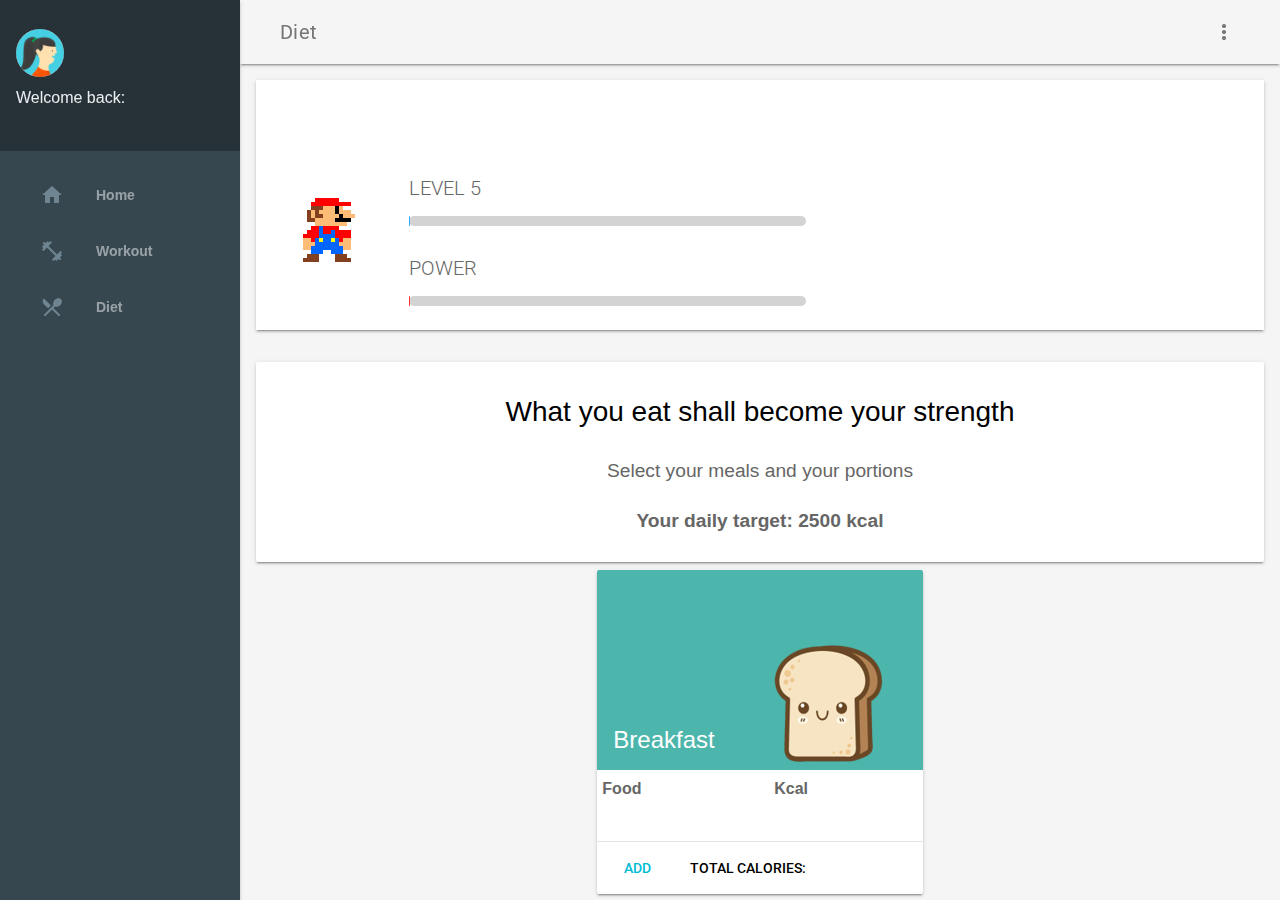
<file: diet.html>
<!doctype html>
<!--
  Material Design Lite
  Copyright 2015 Google Inc. All rights reserved.

  Licensed under the Apache License, Version 2.0 (the "License");
  you may not use this file except in compliance with the License.
  You may obtain a copy of the License at

      https://www.apache.org/licenses/LICENSE-2.0

  Unless required by applicable law or agreed to in writing, software
  distributed under the License is distributed on an "AS IS" BASIS,
  WITHOUT WARRANTIES OR CONDITIONS OF ANY KIND, either express or implied.
  See the License for the specific language governing permissions and
  limitations under the License
-->
<html lang="en">
  <head>
    <meta charset="utf-8">
    <meta http-equiv="X-UA-Compatible" content="IE=edge">
    <meta name="description" content="A front-end template that helps you build fast, modern mobile web apps.">
    <meta name="viewport" content="width=device-width, initial-scale=1.0, minimum-scale=1.0">
    <title>Diet</title>

    <!-- Add to homescreen for Chrome on Android -->
    <meta name="mobile-web-app-capable" content="yes">
    <link rel="icon" sizes="192x192" href="images/android-desktop.png">

    <!-- Add to homescreen for Safari on iOS -->
    <meta name="apple-mobile-web-app-capable" content="yes">
    <meta name="apple-mobile-web-app-status-bar-style" content="black">
    <meta name="apple-mobile-web-app-title" content="Material Design Lite">
    <link rel="apple-touch-icon-precomposed" href="images/ios-desktop.png">

    <!-- Tile icon for Win8 (144x144 + tile color) -->
    <meta name="msapplication-TileImage" content="images/touch/ms-touch-icon-144x144-precomposed.png">
    <meta name="msapplication-TileColor" content="#3372DF">

    <link rel="shortcut icon" href="images/favicon.png">

    <!-- SEO: If your mobile URL is different from the desktop URL, add a canonical link to the desktop page https://developers.google.com/webmasters/smartphone-sites/feature-phones -->
    <!--
    <link rel="canonical" href="http://www.example.com/">
    -->

    <link rel="stylesheet" href="https://fonts.googleapis.com/css?family=Roboto:regular,bold,italic,thin,light,bolditalic,black,medium&amp;lang=en">
    <link rel="stylesheet" href="https://fonts.googleapis.com/icon?family=Material+Icons">
    <link rel="stylesheet" href="css/material.cyan-light_blue.min.css">
    <link rel="stylesheet" href="css/styles.css">

    <link rel="stylesheet" href="css/open-iconic-bootstrap.min.css">
    <link rel="stylesheet" href="css/animate.css">
    <link rel="stylesheet" href="css/owl.carousel.min.css">
    <link rel="stylesheet" href="css/owl.theme.default.min.css">
    <link rel="stylesheet" href="css/magnific-popup.css">
    <link rel="stylesheet" href="css/aos.css">
    <link rel="stylesheet" href="css/ionicons.min.css">
    <link rel="stylesheet" href="css/bootstrap-datepicker.css">
    <link rel="stylesheet" href="css/jquery.timepicker.css">
    <link rel="stylesheet" href="css/font-awesome.min.css">
    <link rel="stylesheet" href="css/flaticon.css">
    <link rel="stylesheet" href="css/icomoon.css">
    <link rel="stylesheet" href="css/style.css">
    <link rel="stylesheet" href="css/diet.css">

    <script src="https://ajax.googleapis.com/ajax/libs/jquery/2.1.3/jquery.min.js"></script> <!--new-->

    <style>
      .mario-art {
        list-style: none;
        padding: 0;
        transform: scale(.4);
    }
    .mario-art li {
        display: inline-block;
    }
    .mario-art--mario {
        position: relative;
        width: 130px;
        height: 160px;
        float:left;
    }
    .mario-art--mario:after {
        content: '';
        position: absolute;
        top: -10px;
        left: -10px;
        width: 10px;
        height: 10px;
        box-shadow: 10px 10px transparent,20px 10px transparent,30px 10px transparent,40px 10px #f00,50px 10px #f00,60px 10px #f00,70px 10px #f00,80px 10px #f00,90px 10px #f00,100px 10px transparent,110px 10px transparent,120px 10px transparent,130px 10px transparent,10px 20px transparent,20px 20px transparent,30px 20px #f00,40px 20px #f00,50px 20px #f00,60px 20px #f00,70px 20px #f00,80px 20px #f00,90px 20px #f00,100px 20px #f00,110px 20px #f00,120px 20px #f00,130px 20px transparent,10px 30px transparent,20px 30px transparent,30px 30px #83401f,40px 30px #83401f,50px 30px #83401f,60px 30px #ffbc77,70px 30px #ffbc77,80px 30px #ffbc77,90px 30px #000,100px 30px #ffbc77,110px 30px transparent,120px 30px transparent,130px 30px transparent,10px 40px transparent,20px 40px #83401f,30px 40px #ffbc77,40px 40px #83401f,50px 40px #ffbc77,60px 40px #ffbc77,70px 40px #ffbc77,80px 40px #ffbc77,90px 40px #000,100px 40px #ffbc77,110px 40px #ffbc77,120px 40px #ffbc77,130px 40px transparent,10px 50px transparent,20px 50px #83401f,30px 50px #ffbc77,40px 50px #83401f,50px 50px #83401f,60px 50px #ffbc77,70px 50px #ffbc77,80px 50px #ffbc77,90px 50px #ffbc77,100px 50px #000,110px 50px #ffbc77,120px 50px #ffbc77,130px 50px #ffbc77,10px 60px transparent,20px 60px #83401f,30px 60px #83401f,40px 60px #ffbc77,50px 60px #ffbc77,60px 60px #ffbc77,70px 60px #ffbc77,80px 60px #ffbc77,90px 60px #000,100px 60px #000,110px 60px #000,120px 60px #000,130px 60px transparent,10px 70px transparent,20px 70px transparent,30px 70px transparent,40px 70px #ffbc77,50px 70px #ffbc77,60px 70px #ffbc77,70px 70px #ffbc77,80px 70px #ffbc77,90px 70px #ffbc77,100px 70px #ffbc77,110px 70px #ffbc77,120px 70px transparent,130px 70px transparent,10px 80px transparent,20px 80px transparent,30px 80px #f00,40px 80px #f00,50px 80px #06f,60px 80px #f00,70px 80px #f00,80px 80px #f00,90px 80px #f00,100px 80px transparent,110px 80px transparent,120px 80px transparent,130px 80px transparent,10px 90px transparent,20px 90px #f00,30px 90px #f00,40px 90px #f00,50px 90px #06f,60px 90px #f00,70px 90px #f00,80px 90px #06f,90px 90px #f00,100px 90px #f00,110px 90px #f00,120px 90px #f00,130px 90px transparent,10px 100px #f00,20px 100px #f00,30px 100px #f00,40px 100px #f00,50px 100px #06f,60px 100px #06f,70px 100px #06f,80px 100px #06f,90px 100px #f00,100px 100px #f00,110px 100px #f00,120px 100px #f00,130px 100px transparent,10px 110px #ffbc77,20px 110px #ffbc77,30px 110px #f00,40px 110px #06f,50px 110px #ff0,60px 110px #06f,70px 110px #06f,80px 110px #ff0,90px 110px #06f,100px 110px #f00,110px 110px #ffbc77,120px 110px #ffbc77,130px 110px transparent,10px 120px #ffbc77,20px 120px #ffbc77,30px 120px #ffbc77,40px 120px #06f,50px 120px #06f,60px 120px #06f,70px 120px #06f,80px 120px #06f,90px 120px #06f,100px 120px #ffbc77,110px 120px #ffbc77,120px 120px #ffbc77,130px 120px transparent,10px 130px #ffbc77,20px 130px #ffbc77,30px 130px #06f,40px 130px #06f,50px 130px #06f,60px 130px #06f,70px 130px #06f,80px 130px #06f,90px 130px #06f,100px 130px #06f,110px 130px #ffbc77,120px 130px #ffbc77,130px 130px transparent,10px 140px transparent,20px 140px transparent,30px 140px #06f,40px 140px #06f,50px 140px #06f,60px 140px transparent,70px 140px transparent,80px 140px #06f,90px 140px #06f,100px 140px #06f,110px 140px transparent,120px 140px transparent,130px 140px transparent,10px 150px transparent,20px 150px #83401f,30px 150px #83401f,40px 150px #83401f,50px 150px transparent,60px 150px transparent,70px 150px transparent,80px 150px transparent,90px 150px #83401f,100px 150px #83401f,110px 150px #83401f,120px 150px transparent,130px 150px transparent,10px 160px #83401f,20px 160px #83401f,30px 160px #83401f,40px 160px #83401f,50px 160px transparent,60px 160px transparent,70px 160px transparent,80px 160px transparent,90px 160px #83401f,100px 160px #83401f,110px 160px #83401f,120px 160px #83401f,130px 160px transparent;
    }
    #account-bar-wrapper{
        position:relative;
        top:0px;
        left:0px;
        width:40%;
        height:100px;
    }

    #account-bar{
        max-width:966px;
        width:100%;
        height:100%;
        margin:0px auto;
        float: left;
    }

    #account-bar-level{
        font-size:20px;
        display:inline-block;
        margin:15px 15px 0px 15px;
        font-family: "Roboto";
    }

    #xp-bar{
        height:10px;
        width:100%;
        background:lightgrey;
        margin:0px 0px 0px 15px;
        display:inline-block;
        vertical-align:middle;
        border-radius: 10px;
    }

    #xp-bar-fill{
        height:100%;
        width:0.1%;
        background:#3af;
        font-size:12px;
        line-height:10px;
        text-align:right;
        border-radius: 10px;
    }

    #xp-bar1{
        height:10px;
        width:100%;
        background:lightgrey;
        margin:0px 0px 0px 15px;
        display:inline-block;
        vertical-align:middle;
        border-radius: 10px;
    }

    #xp-bar-fill1{
        height:100%;
        width:0.1%;
        background:rgb(255, 51, 51);
        font-size:12px;
        line-height:10px;
        text-align:right;
        border-radius: 10px;
    }

    #xp-increase-fx{
        position:relative;
        display:none;
        height:100%;
    }

    .xp-increase-glow1{
        position:absolute;
        margin:0px 0px 0px -2px;
        left:0px;
        top:0px;
        background:#fff;
        width:5px;
        height:100%;
        border-radius:0px;
        -webkit-filter:blur(2px);
    }

    .xp-increase-glow2{
        position:absolute;
        margin:-5px 0px 0px -2px;
        left:0px;
        top:0px;
        background:#aaf;
        width:5px;
        height:200%;
        border-radius:0px;
        -webkit-filter:blur(10px);
    }

    .xp-increase-glow3{
        position:absolute;
        margin:0px 0px 0px -5px;
        left:0px;
        top:0px;
        background:#fff;
        width:10px;
        height:100%;
        border-radius:5px;
        -webkit-filter:blur(5px);
    }
    </style>
  </head>
  <body>
    <div class="demo-layout mdl-layout mdl-js-layout mdl-layout--fixed-drawer mdl-layout--fixed-header">
      <header class="demo-header mdl-layout__header mdl-color--grey-100 mdl-color-text--grey-600">
        <div class="mdl-layout__header-row">
          <span class="mdl-layout-title">Diet</span>
          <div class="mdl-layout-spacer"></div>
          <button class="mdl-button mdl-js-button mdl-js-ripple-effect mdl-button--icon" id="hdrbtn">
            <i class="material-icons">more_vert</i>
          </button>
          <ul class="mdl-menu mdl-js-menu mdl-js-ripple-effect mdl-menu--bottom-right" for="hdrbtn">
            <li class="mdl-menu__item">About</li>
            <li class="mdl-menu__item">Contact</li>
            <li class="mdl-menu__item">Legal information</li>
          </ul>
        </div>
      </header>
      <div class="demo-drawer mdl-layout__drawer mdl-color--blue-grey-900 mdl-color-text--blue-grey-50">
        <header class="demo-drawer-header">
          <img src="images/user.jpg" class="demo-avatar">
          <div class="demo-avatar-dropdown">
            <br><br>
            <div class="avatar">Welcome back: </div>
            <div class="mdl-layout-spacer"></div>
          </div>
        </header>
        <nav class="demo-navigation mdl-navigation mdl-color--blue-grey-800">
          <a class="mdl-navigation__link" href="home.html"><i class="mdl-color-text--blue-grey-400 material-icons" role="presentation">home</i><strong>Home</strong></a>
          <a class="mdl-navigation__link" href="workout.html"><i class="mdl-color-text--blue-grey-400 material-icons" role="presentation">fitness_center</i><strong>Workout</strong></a>
          <a class="mdl-navigation__link" href="diet.html"><i class="mdl-color-text--blue-grey-400 material-icons" role="presentation">local_dining</i><strong>Diet</strong></a>
          <div class="mdl-layout-spacer"></div>
        </nav>
      </div>
      <main class="mdl-layout__content mdl-color--grey-100">
          <div class="mdl-grid demo-content" id="top-page">
              <div class="demo-charts mdl-color--white mdl-shadow--2dp mdl-cell mdl-cell--12-col mdl-grid" style="height:250px">
                  <ul class="mario-art">
                      <li class="mario-art--mario" style="margin-bottom:-200px"></li>
                  </ul>
                  <div id='account-bar-wrapper'>
                      <div id='account-bar'>
                          <div id='username'></div>
                          <div id='account-bar-level'>LEVEL 5</div>
                          <div id='xp-bar'>
                              <div id='xp-bar-fill'>
                                  <div id='xp-increase-fx'>
                                      <div id='xp-increase-fx-flicker'>
                                          <div class='xp-increase-glow1'></div>
                                          <div class='xp-increase-glow2'></div>
                                          <div class='xp-increase-glow3'></div>
                                      </div>
                                      <div class='xp-increase-glow2'></div>
                                  </div>
                              </div>
                          </div> 
                          <div id='account-bar-level'>POWER</div>
                          <div id='xp-bar1'>
                              <div id='xp-bar-fill1'>
                                  <div id='xp-increase-fx'>
                                      <div id='xp-increase-fx-flicker'>
                                          <div class='xp-increase-glow1'></div>
                                          <div class='xp-increase-glow2'></div>
                                          <div class='xp-increase-glow3'></div>
                                      </div>
                                      <div class='xp-increase-glow2'></div>
                                  </div>
                              </div>
                          </div> 
                      </div>
                  </div>
              </div>
          </div>
        <div class="mdl-grid demo-content">
          <div id="food-popup" class="overlay">
            <div class="popup">
              <h2 style="margin: auto; text-align: center">Please search for the mana you consumed</h2>
              <div style="margin: auto; width: 250px">
                <div class="mdl-textfield mdl-js-textfield mdl-textfield--expandable is-upgraded is-focused" data-upgraded=",MaterialTextfield" style="width: 250px;">
                  <div class="mdl-textfield__expandable-holder">
                    <input class="mdl-textfield__input food-search" type="text" id="search">
                    <label class="mdl-textfield__label" for="search">Enter your query...</label>
                  </div>
                  <label class="mdl-button mdl-js-button mdl-button--icon" for="search">
                    <i onclick="get_search_query()" class="material-icons">search</i>
                  </label>
                </div>
              </div>
              <div class="content popup-food-content">
              </div>
              <div class="modal-footer">
                <div style="text-align: left; margin-right: auto !important">
                  Portion:
                  <input type="number" class="portion" value="100" style="width: 35%">
                  g
                </div>
                <button type="button" class="mdl-button mdl-js-button mdl-js-ripple-effect" onclick="close_overlay()">Close </button>
                <button type="button" class="mdl-button mdl-js-button mdl-js-ripple-effect" onclick="add_food()">Add</button>
              </div>
            </div>
          </div>
          <div class="demo-updates mdl-card mdl-shadow--2dp mdl-cell mdl-cell--4-col mdl-cell--4-col-tablet mdl-cell--12-col-desktop card-padding">
            <h2 style="text-align: center; margin: auto">What you eat shall become your strength</h2>
            <p style="font-size:1.2em; text-align: center; margin: auto">Select your meals and your portions</p>
            <p style="font-size:1.2em; text-align: center; margin: auto"><strong>Your daily target: <strong class="suggest-consume">2500</strong> kcal</strong></p>
          </div>
          <div class="demo-cards mdl-cell mdl-cell--4-col mdl-cell--8-col-tablet mdl-grid mdl-grid--no-spacing auto-margin">
            <!--Breakfast-->
            <div class="demo-updates mdl-card mdl-shadow--2dp mdl-cell mdl-cell--4-col mdl-cell--4-col-tablet mdl-cell--12-col-desktop">
              <div class="mdl-card__title mdl-card--expand mdl-color--teal-300 breakfast-picture">
                <h2 class="mdl-card__title-text">Breakfast</h2>
              </div>
              <div>
                <table class="breakfast" style="width: 100%">
                    <tr>
                      <th>Food</th>
                      <th>Kcal</th>
                    </tr>
                </table>
              </div>
              <div class="mdl-card__supporting-text mdl-color-text--grey-600">
              </div>
              <div class="mdl-card__actions mdl-card--border">
                <a href="#food-popup" class="mdl-button mdl-js-button mdl-js-ripple-effect" onclick='set_active_meal("breakfast")'>Add</a>
                <span style="right: 10px !important; width: 50%">
                  <button type="button" class="mdl-button mdl-js-button mdl-js-ripple-effect breakfast-kcal">Total Calories:</button>
                </span>
              </div>
            </div>
            <div class="demo-separator mdl-cell--1-col"></div>
            <!--Lunch-->
            <div class="demo-updates mdl-card mdl-shadow--2dp mdl-cell mdl-cell--4-col mdl-cell--4-col-tablet mdl-cell--12-col-desktop">
              <div class="mdl-card__title mdl-card--expand mdl-color--teal-300 lunch-picture">
                <h2 class="mdl-card__title-text">Lunch</h2>
              </div>
              <div>
                <table class="lunch" style="width: 100%">
                    <tr>
                      <th>Food</th>
                      <th>Kcal</th>
                    </tr>
                </table>
              </div>
              <div class="mdl-card__supporting-text mdl-color-text--grey-600">
              </div>
              <div class="mdl-card__actions mdl-card--border">
                <a href="#food-popup" class="mdl-button mdl-js-button mdl-js-ripple-effect" onclick='set_active_meal("lunch")'>Add</a>
                <span style="right: 10px !important; width: 50%">
                  <button type="button" class="mdl-button mdl-js-button mdl-js-ripple-effect lunch-kcal">Total Calories:</button>
                </span>
              </div>
            </div>
            <div class="demo-separator mdl-cell--1-col"></div>
            <!--Dinner-->
            <div class="demo-updates mdl-card mdl-shadow--2dp mdl-cell mdl-cell--4-col mdl-cell--4-col-tablet mdl-cell--12-col-desktop">
              <div class="mdl-card__title mdl-card--expand mdl-color--teal-300 dinner-picture">
                <h2 class="mdl-card__title-text">Dinner</h2>
              </div>
              <div>
                <table class="dinner" style="width: 100%">
                    <tr>
                      <th>Food</th>
                      <th>Kcal</th>
                    </tr>
                </table>
              </div>
              <div class="mdl-card__supporting-text mdl-color-text--grey-600">
              </div>
              <div class="mdl-card__actions mdl-card--border">
                <a href="#food-popup" class="mdl-button mdl-js-button mdl-js-ripple-effect" onclick='set_active_meal("dinner")'>Add</a>
                <span style="right: 10px !important; width: 50%">
                  <button type="button" class="mdl-button mdl-js-button mdl-js-ripple-effect dinner-kcal">Total Calories:</button>
                </span>
              </div>
            </div>
            <div class="demo-separator mdl-cell--1-col"></div>
            <div class="demo-updates mdl-card mdl-shadow--2dp mdl-cell mdl-cell--4-col mdl-cell--4-col-tablet mdl-cell--12-col-desktop card-padding">
              <h4 style="text-align: center; margin: auto">Your Total Calories Consumption</h4>
              <h2 style="text-align: center; margin: auto"><strong class="total-consume">0</strong>/<strong class="suggest-consume">2500</strong> kcal</h2>
              <button type="button" onclick="doit()" class="mdl-button mdl-js-button mdl-js-ripple-effect pass-day">-- A Day Has Passed --</button>
            </div>
          </div>
        </div>
      </main>
    </div>
      <svg xmlns="http://www.w3.org/2000/svg" xmlns:xlink="http://www.w3.org/1999/xlink" version="1.1" style="position: fixed; left: -1000px; height: -1000px;">
        <defs>
          <mask id="piemask" maskContentUnits="objectBoundingBox">
            <circle cx=0.5 cy=0.5 r=0.49 fill="white" />
            <circle cx=0.5 cy=0.5 r=0.40 fill="black" />
          </mask>
          <g id="piechart">
            <circle cx=0.5 cy=0.5 r=0.5 />
            <path d="M 0.5 0.5 0.5 0 A 0.5 0.5 0 0 1 0.95 0.28 z" stroke="none" fill="rgba(255, 255, 255, 0.75)" />
          </g>
        </defs>
      </svg>
      <svg version="1.1" xmlns="http://www.w3.org/2000/svg" xmlns:xlink="http://www.w3.org/1999/xlink" viewBox="0 0 500 250" style="position: fixed; left: -1000px; height: -1000px;">
        <defs>
          <g id="chart">
            <g id="Gridlines">
              <line fill="#888888" stroke="#888888" stroke-miterlimit="10" x1="0" y1="27.3" x2="468.3" y2="27.3" />
              <line fill="#888888" stroke="#888888" stroke-miterlimit="10" x1="0" y1="66.7" x2="468.3" y2="66.7" />
              <line fill="#888888" stroke="#888888" stroke-miterlimit="10" x1="0" y1="105.3" x2="468.3" y2="105.3" />
              <line fill="#888888" stroke="#888888" stroke-miterlimit="10" x1="0" y1="144.7" x2="468.3" y2="144.7" />
              <line fill="#888888" stroke="#888888" stroke-miterlimit="10" x1="0" y1="184.3" x2="468.3" y2="184.3" />
            </g>
            <g id="Numbers">
              <text transform="matrix(1 0 0 1 485 29.3333)" fill="#888888" font-family="'Roboto'" font-size="9">500</text>
              <text transform="matrix(1 0 0 1 485 69)" fill="#888888" font-family="'Roboto'" font-size="9">400</text>
              <text transform="matrix(1 0 0 1 485 109.3333)" fill="#888888" font-family="'Roboto'" font-size="9">300</text>
              <text transform="matrix(1 0 0 1 485 149)" fill="#888888" font-family="'Roboto'" font-size="9">200</text>
              <text transform="matrix(1 0 0 1 485 188.3333)" fill="#888888" font-family="'Roboto'" font-size="9">100</text>
              <text transform="matrix(1 0 0 1 0 249.0003)" fill="#888888" font-family="'Roboto'" font-size="9">1</text>
              <text transform="matrix(1 0 0 1 78 249.0003)" fill="#888888" font-family="'Roboto'" font-size="9">2</text>
              <text transform="matrix(1 0 0 1 154.6667 249.0003)" fill="#888888" font-family="'Roboto'" font-size="9">3</text>
              <text transform="matrix(1 0 0 1 232.1667 249.0003)" fill="#888888" font-family="'Roboto'" font-size="9">4</text>
              <text transform="matrix(1 0 0 1 309 249.0003)" fill="#888888" font-family="'Roboto'" font-size="9">5</text>
              <text transform="matrix(1 0 0 1 386.6667 249.0003)" fill="#888888" font-family="'Roboto'" font-size="9">6</text>
              <text transform="matrix(1 0 0 1 464.3333 249.0003)" fill="#888888" font-family="'Roboto'" font-size="9">7</text>
            </g>
            <g id="Layer_5">
              <polygon opacity="0.36" stroke-miterlimit="10" points="0,223.3 48,138.5 154.7,169 211,88.5
              294.5,80.5 380,165.2 437,75.5 469.5,223.3 	"/>
            </g>
            <g id="Layer_4">
              <polygon stroke-miterlimit="10" points="469.3,222.7 1,222.7 48.7,166.7 155.7,188.3 212,132.7
              296.7,128 380.7,184.3 436.7,125 	"/>
            </g>
          </g>
        </defs>
      </svg>
    <script src="js/material.min.js"></script>
    <script src="js/jquery.min.js"></script>
    <script src="js/jquery-migrate-3.0.1.min.js"></script>
    <script src="js/popper.min.js"></script>
    <script src="js/bootstrap.min.js"></script>
    <script src="js/jquery.easing.1.3.js"></script>
    <script src="js/jquery.waypoints.min.js"></script>
    <script src="js/jquery.stellar.min.js"></script>
    <script src="js/owl.carousel.min.js"></script>
    <script src="js/jquery.magnific-popup.min.js"></script>
    <script src="js/aos.js"></script>
    <script src="js/jquery.animateNumber.min.js"></script>
    <script src="js/bootstrap-datepicker.js"></script>
    <script src="js/scrollax.min.js"></script>
    <script src="js/main.js"></script>
    <script src="js/diet.js"></script>

  </body>
</html>

<script>

  function flicker(){
      $("#xp-increase-fx-flicker").css("opacity", "1");
      $("#xp-increase-fx-flicker").animate({"opacity":Math.random()}, 100, flicker);
  }

  $(document).ready(function(){
      flicker();
      var width = localStorage.getItem("one");
      var width1 = localStorage.getItem("two");
      $("#xp-bar-fill").css("width", width);
      $("#xp-bar-fill1").css("width", width1);
  });

</script>
</file>
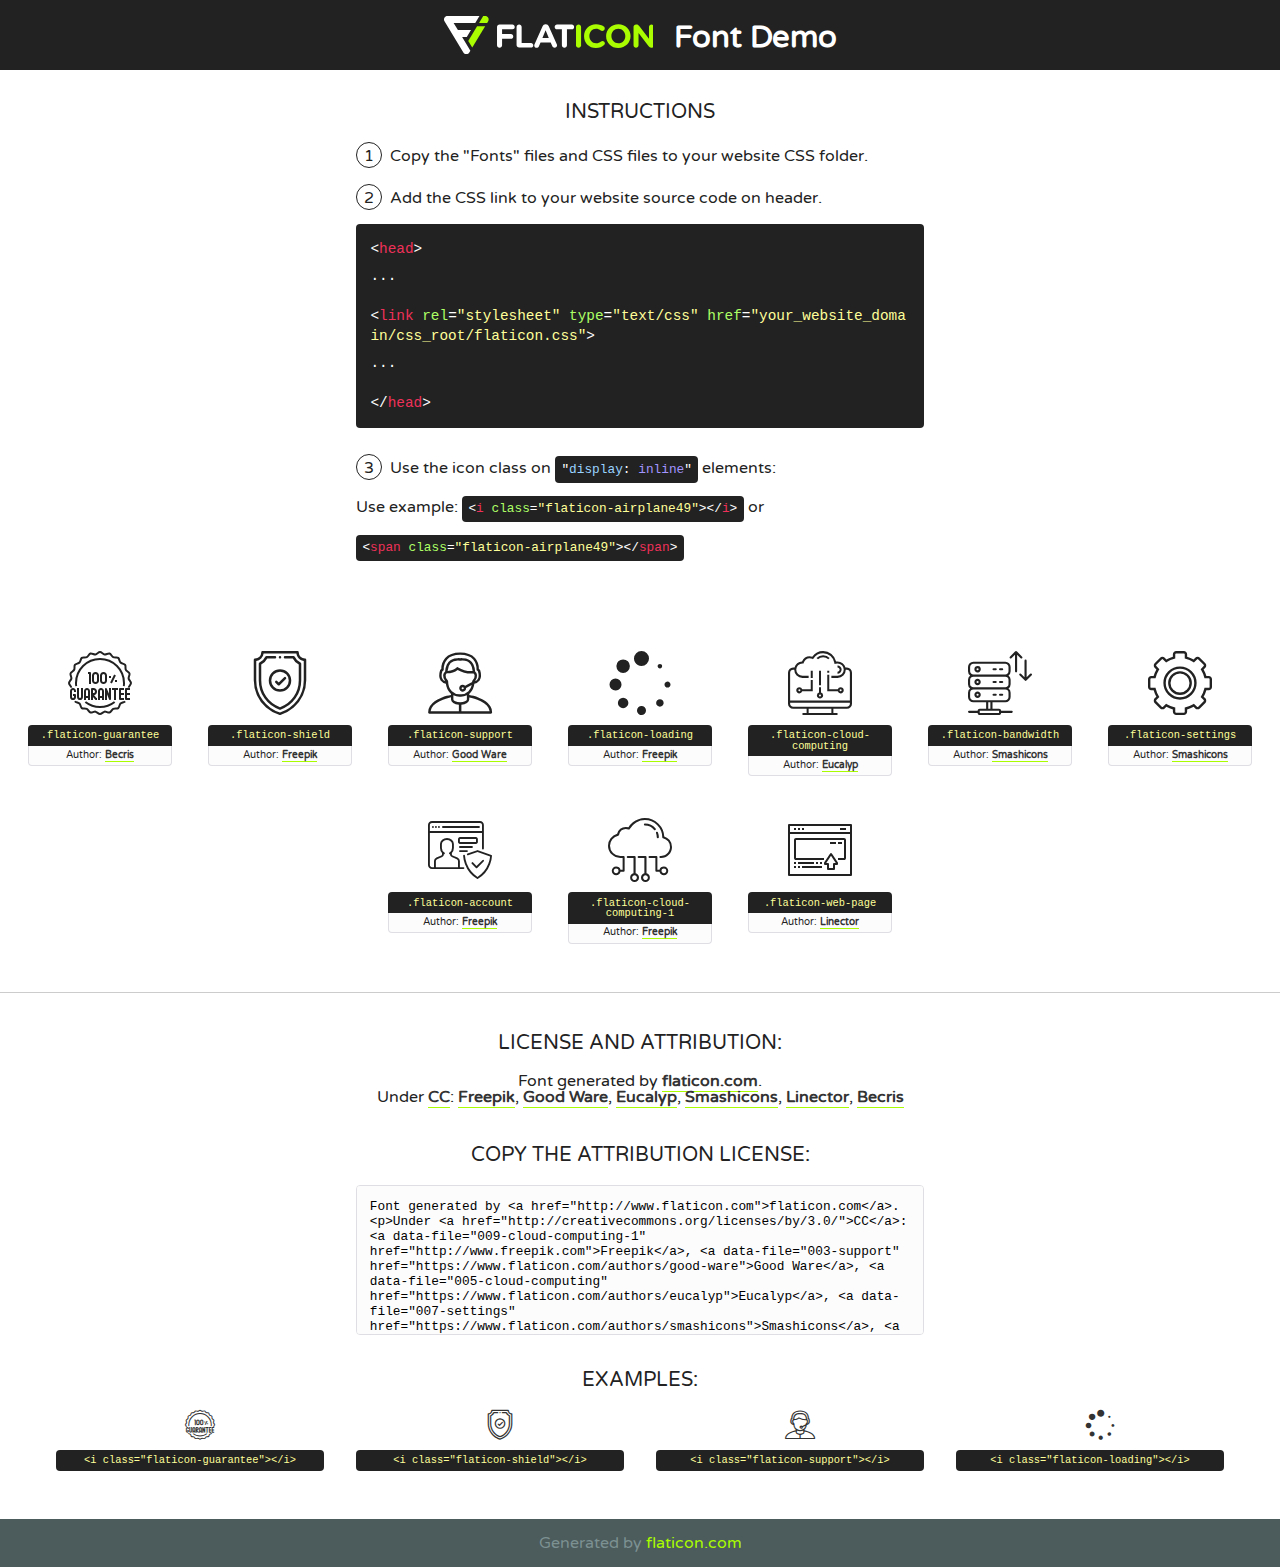
<file: fonts/flaticon/font/flaticon.html>
<!DOCTYPE html>
<!--
  Flaticon icon font: Flaticon
  Creation date: 22/09/2018 15:18
-->
<html>
<!DOCTYPE html>
<html>

<head>
    <title>Flaticon WebFont</title>
    <link href="http://fonts.googleapis.com/css?family=Varela+Round" rel="stylesheet" type="text/css" />
    <link rel="stylesheet" type="text/css" href="flaticon.css">
    <meta charset="UTF-8">
    <style>
    html, body, div, span, applet, object, iframe,
    h1, h2, h3, h4, h5, h6, p, blockquote, pre,
    a, abbr, acronym, address, big, cite, code,
    del, dfn, em, img, ins, kbd, q, s, samp,
    small, strike, strong, sub, sup, tt, var,
    b, u, i, center,
    dl, dt, dd, ol, ul, li,
    fieldset, form, label, legend,
    table, caption, tbody, tfoot, thead, tr, th, td,
    article, aside, canvas, details, embed, 
    figure, figcaption, footer, header, hgroup, 
    menu, nav, output, ruby, section, summary,
    time, mark, audio, video {
        margin: 0;
        padding: 0;
        border: 0;
        font-size: 100%;
        font: inherit;
        vertical-align: baseline;
    }
    /* HTML5 display-role reset for older browsers */
    article, aside, details, figcaption, figure, 
    footer, header, hgroup, menu, nav, section {
        display: block;
    }
    body {
        line-height: 1;
    }
    ol, ul {
        list-style: none;
    }
    blockquote, q {
        quotes: none;
    }
    blockquote:before, blockquote:after,
    q:before, q:after {
        content: '';
        content: none;
    }
    table {
        border-collapse: collapse;
        border-spacing: 0;
    }
    body {
        font-family: 'Varela Round', Helvetica, Arial, sans-serif;
        font-size: 16px;
        color: #222;
    }
    a {
        color: #333;
        border-bottom: 1px solid #a9fd00;
        font-weight: bold;
        text-decoration: none;
    }
    * {
        -moz-box-sizing: border-box;
        -webkit-box-sizing: border-box;
        box-sizing: border-box;
        margin: 0;
        padding: 0;
    }
    [class^="flaticon-"]:before, [class*=" flaticon-"]:before, [class^="flaticon-"]:after, [class*=" flaticon-"]:after {
        font-family: Flaticon;
        font-size: 30px;
        font-style: normal;
        margin-left: 20px;
        color: #333;
    }
    .wrapper {
        max-width: 600px;
        margin: auto;
        padding: 0 1em;
    }
    .title {
        font-size: 1.25em;
        text-align: center;
        margin-bottom: 1em;
        text-transform: uppercase;
    }
    header {
        text-align: center;
        background-color: #222;
        color: #fff;
        padding: 1em;
    }
    header .logo {
        width: 210px;
        height: 38px;
        display: inline-block;
        vertical-align: middle;
        margin-right: 1em;
        border: none;
    }
    header strong {
        font-size: 1.95em;
        font-weight: bold;
        vertical-align: middle;
        margin-top: 5px;
        display: inline-block;
    }
    .demo {
        margin: 2em auto;
        line-height: 1.25em;
    }
    .demo ul li {
        margin-bottom: 1em;
    }
    .demo ul li .num {
        color: #222;
        border-radius: 20px;
        display: inline-block;
        width: 26px;
        padding: 3px;
        height: 26px;
        text-align: center;
        margin-right: 0.5em;
        border: 1px solid #222;
    }
    .demo ul li code {
        background-color: #222;
        border-radius: 4px;
        padding: 0.25em 0.5em;
        display: inline-block;
        color: #fff;
        font-family: Consolas,Monaco,Lucida Console,Liberation Mono,DejaVu Sans Mono,Bitstream Vera Sans Mono,Courier New, monospace;
        font-weight: lighter;
        margin-top: 1em;
        font-size: 0.8em;
        word-break: break-all;
    }
    .demo ul li code.big {
        padding: 1em;
        font-size: 0.9em;
    }
    .demo ul li code .red {
        color: #EF3159;
    }
    .demo ul li code .green {
        color: #ACFF65;
    }
    .demo ul li code .yellow {
        color: #FFFF99;
    }
    .demo ul li code .blue {
        color: #99D3FF;
    }
    .demo ul li code .purple {
        color: #A295FF;
    }
    .demo ul li code .dots {
        margin-top: 0.5em;
        display: block;
    }
    #glyphs {
        border-bottom: 1px solid #ccc;
        padding: 2em 0;
        text-align: center;
    }
    .glyph {
        display: inline-block;
        width: 9em;
        margin: 1em;
        text-align: center;
        vertical-align: top;
        background: #FFF;
    }
    .glyph .glyph-icon {
        padding: 10px;
        display: block;
        font-family:"Flaticon";
        font-size: 64px;
        line-height: 1;
    }
    .glyph .glyph-icon:before {
        font-size: 64px;
        color: #222;
        margin-left: 0;
    }
    .class-name {
        font-size: 0.65em;
        background-color: #222;
        color: #fff;
        border-radius: 4px 4px 0 0;
        padding: 0.5em;
        color: #FFFF99;
        font-family: Consolas,Monaco,Lucida Console,Liberation Mono,DejaVu Sans Mono,Bitstream Vera Sans Mono,Courier New, monospace;
    }
    .author-name {
        font-size: 0.6em;
        background-color: #fcfcfd;
        border: 1px solid #DEDEE4;
        border-top: 0;
        border-radius: 0 0 4px 4px;
        padding: 0.5em;
    }
    .class-name:last-child {
        font-size: 10px;
        color:#888;
    }
    .class-name:last-child a {
        font-size: 10px;
        color:#555;
    }
    .class-name:last-child a:hover {
        color:#a9fd00;
    }
    .glyph > input {
        display: block;
        width: 100px;
        margin: 5px auto;
        text-align: center;
        font-size: 12px;
        cursor: text;
    }
    .glyph > input.icon-input {
        font-family:"Flaticon";
        font-size: 16px;
        margin-bottom: 10px;
    }
    .attribution .title {
        margin-top: 2em;
    }
    .attribution textarea {
        background-color: #fcfcfd;
        padding: 1em;
        border: none;
        box-shadow: none;
        border: 1px solid #DEDEE4;
        border-radius: 4px;
        resize: none;
        width: 100%;
        height: 150px;
        font-size: 0.8em;
        font-family: Consolas,Monaco,Lucida Console,Liberation Mono,DejaVu Sans Mono,Bitstream Vera Sans Mono,Courier New, monospace;
        -webkit-appearance: none;
    }
    .iconsuse {
        margin: 2em auto;
        text-align: center;
        max-width: 1200px;
    }
    .iconsuse:after {
        content: '';
        display: table;
        clear: both;
    }
    .iconsuse .image {
        float: left;
        width: 25%;
        padding: 0 1em;
    }
    .iconsuse .image p {
        margin-bottom: 1em;
    }
    .iconsuse .image span {
        display: block;
        font-size: 0.65em;
        background-color: #222;
        color: #fff;
        border-radius: 4px;
        padding: 0.5em;
        color: #FFFF99;
        margin-top: 1em;
        font-family: Consolas,Monaco,Lucida Console,Liberation Mono,DejaVu Sans Mono,Bitstream Vera Sans Mono,Courier New, monospace;
    }
    #footer {
        text-align: center;
        background-color: #4C5B5C;
        color: #7c9192;
        padding: 1em;
    }
    #footer a {
        border: none;
        color: #a9fd00;
        font-weight: normal;
    }
    @media (max-width: 960px) {
        .iconsuse .image {
            width: 50%;
        }
    }
    @media (max-width: 560px) {
        .iconsuse .image {
            width: 100%;
        }
    }
    </style>
</head>

<body class="characters-off">

    <header>
        <a href="http://www.flaticon.com" target="_blank" class="logo">
            <svg version="1.1" xmlns="http://www.w3.org/2000/svg" xmlns:xlink="http://www.w3.org/1999/xlink" xmlns:a="http://ns.adobe.com/AdobeSVGViewerExtensions/3.0/" viewBox="0 0 560.875 102.036" enable-background="new 0 0 560.875 102.036" xml:space="preserve">
                <defs>
                </defs>
                <g>
                    <g class="letters">
                        <path fill="#ffffff" d="M141.596,29.675c0-3.777,2.985-6.767,6.764-6.767h34.438c3.426,0,6.15,2.728,6.15,6.15
                        c0,3.43-2.724,6.149-6.15,6.149h-27.674v13.091h23.719c3.429,0,6.151,2.724,6.151,6.15c0,3.43-2.723,6.149-6.151,6.149h-23.719
                        v17.574c0,3.773-2.986,6.761-6.764,6.761c-3.779,0-6.764-2.989-6.764-6.761V29.675z"></path>
                        <path fill="#ffffff" d="M193.844,29.149c0-3.781,2.985-6.767,6.764-6.767c3.776,0,6.763,2.985,6.763,6.767v42.957h25.039
                        c3.426,0,6.149,2.726,6.149,6.153c0,3.425-2.723,6.15-6.149,6.15h-31.802c-3.779,0-6.764-2.986-6.764-6.768V29.149z"></path>
                        <path fill="#ffffff" d="M241.891,75.71l21.438-48.407c1.492-3.341,4.215-5.357,7.906-5.357h0.792
                        c3.686,0,6.323,2.017,7.815,5.357l21.439,48.407c0.436,0.967,0.701,1.845,0.701,2.723c0,3.602-2.809,6.501-6.414,6.501
                        c-3.161,0-5.269-1.845-6.499-4.655l-4.132-9.661h-27.059l-4.301,10.102c-1.144,2.631-3.426,4.214-6.237,4.214
                        c-3.517,0-6.24-2.81-6.24-6.325C241.1,77.64,241.451,76.677,241.891,75.71z M279.932,58.666l-8.521-20.297l-8.526,20.297H279.932
                        z"></path>
                        <path fill="#ffffff" d="M314.864,35.387H301.86c-3.429,0-6.239-2.813-6.239-6.238c0-3.429,2.811-6.24,6.239-6.24h39.533
                        c3.426,0,6.237,2.811,6.237,6.24c0,3.425-2.811,6.238-6.237,6.238h-13.001v42.785c0,3.773-2.99,6.761-6.764,6.761
                        c-3.779,0-6.764-2.989-6.764-6.761V35.387z"></path>
                        <path fill="#A9FD00" d="M352.615,29.149c0-3.781,2.985-6.767,6.767-6.767c3.774,0,6.761,2.985,6.761,6.767v49.024
                        c0,3.773-2.987,6.761-6.761,6.761c-3.781,0-6.767-2.989-6.767-6.761V29.149z"></path>
                        <path fill="#A9FD00" d="M374.132,53.836v-0.179c0-17.481,13.178-31.801,32.065-31.801c9.22,0,15.459,2.458,20.557,6.238
                        c1.402,1.054,2.637,2.985,2.637,5.357c0,3.692-2.985,6.59-6.681,6.59c-1.845,0-3.071-0.702-4.044-1.319
                        c-3.776-2.813-7.729-4.393-12.562-4.393c-10.364,0-17.831,8.611-17.831,19.154v0.173c0,10.542,7.291,19.329,17.831,19.329
                        c5.715,0,9.492-1.756,13.359-4.834c1.049-0.874,2.458-1.491,4.039-1.491c3.429,0,6.325,2.813,6.325,6.236
                        c0,2.106-1.056,3.78-2.282,4.834c-5.539,4.834-12.036,7.733-21.878,7.733C387.572,85.464,374.132,71.493,374.132,53.836z"></path>
                        <path fill="#A9FD00" d="M433.009,53.836v-0.179c0-17.481,13.79-31.801,32.766-31.801c18.981,0,32.592,14.143,32.592,31.628v0.173
                        c0,17.483-13.785,31.807-32.769,31.807C446.625,85.464,433.009,71.32,433.009,53.836z M484.224,53.836v-0.179
                        c0-10.539-7.725-19.326-18.626-19.326c-10.893,0-18.449,8.611-18.449,19.154v0.173c0,10.542,7.73,19.329,18.626,19.329
                        C476.676,72.986,484.224,64.378,484.224,53.836z"></path>
                        <path fill="#A9FD00" d="M506.233,29.321c0-3.774,2.99-6.763,6.767-6.763h1.401c3.252,0,5.183,1.583,7.029,3.953l26.093,34.265
                        V29.059c0-3.692,2.99-6.677,6.681-6.677c3.683,0,6.671,2.985,6.671,6.677v48.934c0,3.78-2.987,6.765-6.764,6.765h-0.436
                        c-3.257,0-5.188-1.581-7.034-3.953l-27.056-35.492v32.944c0,3.687-2.985,6.676-6.678,6.676c-3.683,0-6.673-2.989-6.673-6.676
                        V29.321z"></path>
                    </g>
                    <g class="insignia">
                        <path fill="#ffffff" d="M48.372,56.137h12.517l11.156-18.537H37.186L25.688,18.539h57.825L94.668,0H9.271
                        C5.925,0,2.842,1.801,1.198,4.716c-1.644,2.907-1.593,6.482,0.134,9.343l50.38,83.501c1.678,2.781,4.689,4.476,7.938,4.476
                        c3.246,0,6.257-1.695,7.935-4.476l2.898-4.804L48.372,56.137z"></path>
                        <g class="i">
                            <path fill="#A9FD00" d="M93.575,18.539h0.031v0.004l21.652,0.004l2.705-4.488c1.727-2.861,1.778-6.436,0.133-9.343
                            C116.454,1.801,113.371,0,110.026,0h-5.294L93.575,18.539z"></path>
                            <polygon fill="#A9FD00" points="88.291,27.356 64.725,66.486 75.519,84.404 109.942,27.356"></polygon>
                        </g>
                    </g>
                </g>
            </svg>
        </a>
        <strong>Font Demo</strong>
    </header>


    <section class="demo wrapper">

        <p class="title">Instructions</p>

        <ul>
            <li>
                <span class="num">1</span>Copy the "Fonts" files and CSS files to your website CSS folder.
            </li>
            <li>
                <span class="num">2</span>Add the CSS link to your website source code on header.
                <code class="big">
                    &lt;<span class="red">head</span>&gt;
                    <br/><span class="dots">...</span>
                    <br/>&lt;<span class="red">link</span> <span class="green">rel</span>=<span class="yellow">"stylesheet"</span> <span class="green">type</span>=<span class="yellow">"text/css"</span> <span class="green">href</span>=<span class="yellow">"your_website_domain/css_root/flaticon.css"</span>&gt;
                    <br/><span class="dots">...</span>
                    <br/>&lt;/<span class="red">head</span>&gt;
                </code>
            </li>

            <li>
                <p>
                    <span class="num">3</span>Use the icon class on <code>"<span class="blue">display</span>:<span class="purple"> inline</span>"</code> elements:
                    <br />
                    Use example: <code>&lt;<span class="red">i</span> <span class="green">class</span>=<span class="yellow">&quot;flaticon-airplane49&quot;</span>&gt;&lt;/<span class="red">i</span>&gt;</code> or <code>&lt;<span class="red">span</span> <span class="green">class</span>=<span class="yellow">&quot;flaticon-airplane49&quot;</span>&gt;&lt;/<span class="red">span</span>&gt;</code>
            </li>
        </ul>

    </section>




   <section id="glyphs">          
    
      
        <div class="glyph"><div class="glyph-icon flaticon-guarantee"></div>
            <div class="class-name">.flaticon-guarantee</div>
            <div class="author-name">Author: <a data-file="001-guarantee" href="https://www.flaticon.com/authors/becris">Becris</a> </div> 
        </div>        
        
        <div class="glyph"><div class="glyph-icon flaticon-shield"></div>
            <div class="class-name">.flaticon-shield</div>
            <div class="author-name">Author: <a data-file="002-shield" href="http://www.freepik.com">Freepik</a> </div> 
        </div>        
        
        <div class="glyph"><div class="glyph-icon flaticon-support"></div>
            <div class="class-name">.flaticon-support</div>
            <div class="author-name">Author: <a data-file="003-support" href="https://www.flaticon.com/authors/good-ware">Good Ware</a> </div> 
        </div>        
        
        <div class="glyph"><div class="glyph-icon flaticon-loading"></div>
            <div class="class-name">.flaticon-loading</div>
            <div class="author-name">Author: <a data-file="004-loading" href="http://www.freepik.com">Freepik</a> </div> 
        </div>        
        
        <div class="glyph"><div class="glyph-icon flaticon-cloud-computing"></div>
            <div class="class-name">.flaticon-cloud-computing</div>
            <div class="author-name">Author: <a data-file="005-cloud-computing" href="https://www.flaticon.com/authors/eucalyp">Eucalyp</a> </div> 
        </div>        
        
        <div class="glyph"><div class="glyph-icon flaticon-bandwidth"></div>
            <div class="class-name">.flaticon-bandwidth</div>
            <div class="author-name">Author: <a data-file="006-bandwidth" href="https://www.flaticon.com/authors/smashicons">Smashicons</a> </div> 
        </div>        
        
        <div class="glyph"><div class="glyph-icon flaticon-settings"></div>
            <div class="class-name">.flaticon-settings</div>
            <div class="author-name">Author: <a data-file="007-settings" href="https://www.flaticon.com/authors/smashicons">Smashicons</a> </div> 
        </div>        
        
        <div class="glyph"><div class="glyph-icon flaticon-account"></div>
            <div class="class-name">.flaticon-account</div>
            <div class="author-name">Author: <a data-file="008-account" href="http://www.freepik.com">Freepik</a> </div> 
        </div>        
        
        <div class="glyph"><div class="glyph-icon flaticon-cloud-computing-1"></div>
            <div class="class-name">.flaticon-cloud-computing-1</div>
            <div class="author-name">Author: <a data-file="009-cloud-computing-1" href="http://www.freepik.com">Freepik</a> </div> 
        </div>        
        
        <div class="glyph"><div class="glyph-icon flaticon-web-page"></div>
            <div class="class-name">.flaticon-web-page</div>
            <div class="author-name">Author: <a data-file="010-web-page" href="https://www.flaticon.com/authors/linector">Linector</a> </div> 
        </div>        
        

    </section>



    <section class="attribution wrapper"   style="text-align:center;">

      <div class="title">License and attribution:</div><div class="attrDiv">Font generated by <a href="http://www.flaticon.com">flaticon.com</a>. <div><p>Under <a href="http://creativecommons.org/licenses/by/3.0/">CC</a>: <a data-file="009-cloud-computing-1" href="http://www.freepik.com">Freepik</a>, <a data-file="003-support" href="https://www.flaticon.com/authors/good-ware">Good Ware</a>, <a data-file="005-cloud-computing" href="https://www.flaticon.com/authors/eucalyp">Eucalyp</a>, <a data-file="007-settings" href="https://www.flaticon.com/authors/smashicons">Smashicons</a>, <a data-file="010-web-page" href="https://www.flaticon.com/authors/linector">Linector</a>, <a data-file="001-guarantee" href="https://www.flaticon.com/authors/becris">Becris</a></p>  </div>
      </div>
      <div class="title">Copy the Attribution License:</div>

    <textarea onclick="this.focus();this.select();">Font generated by &lt;a href=&quot;http://www.flaticon.com&quot;&gt;flaticon.com&lt;/a&gt;. <p>Under <a href="http://creativecommons.org/licenses/by/3.0/">CC</a>: <a data-file="009-cloud-computing-1" href="http://www.freepik.com">Freepik</a>, <a data-file="003-support" href="https://www.flaticon.com/authors/good-ware">Good Ware</a>, <a data-file="005-cloud-computing" href="https://www.flaticon.com/authors/eucalyp">Eucalyp</a>, <a data-file="007-settings" href="https://www.flaticon.com/authors/smashicons">Smashicons</a>, <a data-file="010-web-page" href="https://www.flaticon.com/authors/linector">Linector</a>, <a data-file="001-guarantee" href="https://www.flaticon.com/authors/becris">Becris</a></p>  
     </textarea>

    </section>

    <section class="iconsuse">

          <div class="title">Examples:</div>            
             
            <div class="image">
                <p>
                    <i class="glyph-icon flaticon-guarantee"></i> 
                    <span>&lt;i class=&quot;flaticon-guarantee&quot;&gt;&lt;/i&gt;</span>
                </p>
            </div>
            
            <div class="image">
                <p>
                    <i class="glyph-icon flaticon-shield"></i> 
                    <span>&lt;i class=&quot;flaticon-shield&quot;&gt;&lt;/i&gt;</span>
                </p>
            </div>
            
            <div class="image">
                <p>
                    <i class="glyph-icon flaticon-support"></i> 
                    <span>&lt;i class=&quot;flaticon-support&quot;&gt;&lt;/i&gt;</span>
                </p>
            </div>
            
            <div class="image">
                <p>
                    <i class="glyph-icon flaticon-loading"></i> 
                    <span>&lt;i class=&quot;flaticon-loading&quot;&gt;&lt;/i&gt;</span>
                </p>
            </div>
                       
        </div>
                            
    </section>

<div id="footer">
    <div>Generated by <a href="http://www.flaticon.com">flaticon.com</a>
    </div>
</div>



</body>
</html>
</file>
<file: css/styles.css>
/**
 * Copyright 2015 Google Inc. All Rights Reserved.
 *
 * Licensed under the Apache License, Version 2.0 (the "License");
 * you may not use this file except in compliance with the License.
 * You may obtain a copy of the License at
 *
 *      http://www.apache.org/licenses/LICENSE-2.0
 *
 * Unless required by applicable law or agreed to in writing, software
 * distributed under the License is distributed on an "AS IS" BASIS,
 * WITHOUT WARRANTIES OR CONDITIONS OF ANY KIND, either express or implied.
 * See the License for the specific language governing permissions and
 * limitations under the License.
 */

html, body {
  font-family: 'Roboto', 'Helvetica', sans-serif;
}
.demo-avatar {
  width: 48px;
  height: 48px;
  border-radius: 24px;
}
.demo-layout .mdl-layout__header .mdl-layout__drawer-button {
  color: rgba(0, 0, 0, 0.54);
}
.mdl-layout__drawer .avatar {
  margin-bottom: 16px;
}
.demo-drawer {
  border: none;
}
/* iOS Safari specific workaround */
.demo-drawer .mdl-menu__container {
  z-index: -1;
}
.demo-drawer .demo-navigation {
  z-index: -2;
}
/* END iOS Safari specific workaround */
.demo-drawer .mdl-menu .mdl-menu__item {
  display: -webkit-flex;
  display: -ms-flexbox;
  display: flex;
  -webkit-align-items: center;
      -ms-flex-align: center;
          align-items: center;
}
.demo-drawer-header {
  box-sizing: border-box;
  display: -webkit-flex;
  display: -ms-flexbox;
  display: flex;
  -webkit-flex-direction: column;
      -ms-flex-direction: column;
          flex-direction: column;
  -webkit-justify-content: flex-end;
      -ms-flex-pack: end;
          justify-content: flex-end;
  padding: 16px;
  height: 151px;
}
.demo-avatar-dropdown {
  display: -webkit-flex;
  display: -ms-flexbox;
  display: flex;
  position: relative;
  -webkit-flex-direction: row;
      -ms-flex-direction: row;
          flex-direction: row;
  -webkit-align-items: center;
      -ms-flex-align: center;
          align-items: center;
  width: 100%;
}

.demo-navigation {
  -webkit-flex-grow: 1;
      -ms-flex-positive: 1;
          flex-grow: 1;
}
.demo-layout .demo-navigation .mdl-navigation__link {
  display: -webkit-flex !important;
  display: -ms-flexbox !important;
  display: flex !important;
  -webkit-flex-direction: row;
      -ms-flex-direction: row;
          flex-direction: row;
  -webkit-align-items: center;
      -ms-flex-align: center;
          align-items: center;
  color: rgba(255, 255, 255, 0.56);
  font-weight: 500;
}
.demo-layout .demo-navigation .mdl-navigation__link:hover {
  background-color: #00BCD4;
  color: #37474F;
}
.demo-navigation .mdl-navigation__link .material-icons {
  font-size: 24px;
  color: rgba(255, 255, 255, 0.56);
  margin-right: 32px;
}

.demo-content {
  max-width: 1080px;
}

.demo-charts {
  -webkit-align-items: center;
      -ms-flex-align: center;
          align-items: center;
}
.demo-chart:nth-child(1) {
  color: #ACEC00;
}
.demo-chart:nth-child(2) {
  color: #00BBD6;
}
.demo-chart:nth-child(3) {
  color: #BA65C9;
}
.demo-chart:nth-child(4) {
  color: #EF3C79;
}
.demo-graphs {
  padding: 16px 32px;
  display: -webkit-flex;
  display: -ms-flexbox;
  display: flex;
  -webkit-flex-direction: column;
      -ms-flex-direction: column;
          flex-direction: column;
  -webkit-align-items: stretch;
      -ms-flex-align: stretch;
          align-items: stretch;
}
/* TODO: Find a proper solution to have the graphs
 * not float around outside their container in IE10/11.
 * Using a browserhacks.com solution for now.
 */
_:-ms-input-placeholder, :root .demo-graphs {
  min-height: 664px;
}
_:-ms-input-placeholder, :root .demo-graph {
  max-height: 300px;
}
/* TODO end */
.demo-graph:nth-child(1) {
  color: #00b9d8;
}
.demo-graph:nth-child(2) {
  color: #d9006e;
}

.demo-cards {
  -webkit-align-items: flex-start;
      -ms-flex-align: start;
          align-items: flex-start;
  -webkit-align-content: flex-start;
      -ms-flex-line-pack: start;
          align-content: flex-start;
}
.demo-cards .demo-separator {
  height: 32px;
}
.demo-cards .mdl-card__title.mdl-card__title {
  color: white;
  font-size: 24px;
  font-weight: 400;
}
.demo-cards ul {
  padding: 0;
}
.demo-cards h3 {
  font-size: 1em;
}
.demo-updates .mdl-card__title {
  min-height: 200px;
  background-position: 90% 100%;
  background-repeat: no-repeat;
}
.demo-cards .mdl-card__actions a {
  color: #00BCD4;
  text-decoration: none;
}

.demo-options h3 {
  margin: 0;
}
.demo-options .mdl-checkbox__box-outline {
  border-color: rgba(255, 255, 255, 0.89);
}
.demo-options ul {
  margin: 0;
  list-style-type: none;
}
.demo-options li {
  margin: 4px 0;
}
.demo-options .material-icons {
  color: rgba(255, 255, 255, 0.89);
}
.demo-options .mdl-card__actions {
  height: 64px;
  display: -webkit-flex;
  display: -ms-flexbox;
  display: flex;
  box-sizing: border-box;
  -webkit-align-items: center;
      -ms-flex-align: center;
          align-items: center;
}
</file>
<file: css/flaticon.css>
/*
  	Flaticon icon font: Flaticon
  	Creation date: 22/09/2018 15:18
  	*/


@font-face {
  font-family: "Flaticon";
  src: url("../fonts/flaticon/font/Flaticon.eot");
  src: url("../fonts/flaticon/font/Flaticon.eot?#iefix") format("embedded-opentype"),
       url("../fonts/flaticon/font/Flaticon.woff") format("woff"),
       url("../fonts/flaticon/font/Flaticon.ttf") format("truetype"),
       url("../fonts/flaticon/font/Flaticon.svg#Flaticon") format("svg");
  font-weight: normal;
  font-style: normal;
}

@media screen and (-webkit-min-device-pixel-ratio:0) {
  @font-face {
    font-family: "Flaticon";
    src: url("../fonts/flaticon/font/Flaticon.svg#Flaticon") format("svg");
  }
}

[class^="flaticon-"]:before, [class*=" flaticon-"]:before,
[class^="flaticon-"]:after, [class*=" flaticon-"]:after {   
  font-family: Flaticon;
  font-style: normal;
  font-weight: normal;
  font-variant: normal;
  text-transform: none;
  line-height: 1;

  /* Better Font Rendering =========== */
  -webkit-font-smoothing: antialiased;
  -moz-osx-font-smoothing: grayscale;
}

.flaticon-guarantee:before { content: "\f100"; }
.flaticon-shield:before { content: "\f101"; }
.flaticon-support:before { content: "\f102"; }
.flaticon-loading:before { content: "\f103"; }
.flaticon-cloud-computing:before { content: "\f104"; }
.flaticon-bandwidth:before { content: "\f105"; }
.flaticon-settings:before { content: "\f106"; }
.flaticon-account:before { content: "\f107"; }
.flaticon-cloud-computing-1:before { content: "\f108"; }
.flaticon-web-page:before { content: "\f109"; }
</file>
<file: css/icomoon.css>
@font-face {
  font-family: 'icomoon';
  src:  url('../fonts/icomoon/icomoon.eot?6tt51o');
  src:  url('../fonts/icomoon/icomoon.eot?6tt51o#iefix') format('embedded-opentype'),
    url('../fonts/icomoon/icomoon.ttf?6tt51o') format('truetype'),
    url('../fonts/icomoon/icomoon.woff?6tt51o') format('woff'),
    url('../fonts/icomoon/icomoon.svg?6tt51o#icomoon') format('svg');
  font-weight: normal;
  font-style: normal;
}

[class^="icon-"], [class*=" icon-"] {
  /* use !important to prevent issues with browser extensions that change fonts */
  font-family: 'icomoon' !important;
  speak: none;
  font-style: normal;
  font-weight: normal;
  font-variant: normal;
  text-transform: none;
  line-height: 1;

  /* Better Font Rendering =========== */
  -webkit-font-smoothing: antialiased;
  -moz-osx-font-smoothing: grayscale;
}

.icon-asterisk:before {
  content: "\f069";
}
.icon-plus:before {
  content: "\f067";
}
.icon-question:before {
  content: "\f128";
}
.icon-minus:before {
  content: "\f068";
}
.icon-glass:before {
  content: "\f000";
}
.icon-music:before {
  content: "\f001";
}
.icon-search:before {
  content: "\f002";
}
.icon-envelope-o:before {
  content: "\f003";
}
.icon-heart:before {
  content: "\f004";
}
.icon-star:before {
  content: "\f005";
}
.icon-star-o:before {
  content: "\f006";
}
.icon-user:before {
  content: "\f007";
}
.icon-film:before {
  content: "\f008";
}
.icon-th-large:before {
  content: "\f009";
}
.icon-th:before {
  content: "\f00a";
}
.icon-th-list:before {
  content: "\f00b";
}
.icon-check:before {
  content: "\f00c";
}
.icon-close:before {
  content: "\f00d";
}
.icon-remove:before {
  content: "\f00d";
}
.icon-times:before {
  content: "\f00d";
}
.icon-search-plus:before {
  content: "\f00e";
}
.icon-search-minus:before {
  content: "\f010";
}
.icon-power-off:before {
  content: "\f011";
}
.icon-signal:before {
  content: "\f012";
}
.icon-cog:before {
  content: "\f013";
}
.icon-gear:before {
  content: "\f013";
}
.icon-trash-o:before {
  content: "\f014";
}
.icon-home:before {
  content: "\f015";
}
.icon-file-o:before {
  content: "\f016";
}
.icon-clock-o:before {
  content: "\f017";
}
.icon-road:before {
  content: "\f018";
}
.icon-download:before {
  content: "\f019";
}
.icon-arrow-circle-o-down:before {
  content: "\f01a";
}
.icon-arrow-circle-o-up:before {
  content: "\f01b";
}
.icon-inbox:before {
  content: "\f01c";
}
.icon-play-circle-o:before {
  content: "\f01d";
}
.icon-repeat:before {
  content: "\f01e";
}
.icon-rotate-right:before {
  content: "\f01e";
}
.icon-refresh:before {
  content: "\f021";
}
.icon-list-alt:before {
  content: "\f022";
}
.icon-lock:before {
  content: "\f023";
}
.icon-flag:before {
  content: "\f024";
}
.icon-headphones:before {
  content: "\f025";
}
.icon-volume-off:before {
  content: "\f026";
}
.icon-volume-down:before {
  content: "\f027";
}
.icon-volume-up:before {
  content: "\f028";
}
.icon-qrcode:before {
  content: "\f029";
}
.icon-barcode:before {
  content: "\f02a";
}
.icon-tag:before {
  content: "\f02b";
}
.icon-tags:before {
  content: "\f02c";
}
.icon-book:before {
  content: "\f02d";
}
.icon-bookmark:before {
  content: "\f02e";
}
.icon-print:before {
  content: "\f02f";
}
.icon-camera:before {
  content: "\f030";
}
.icon-font:before {
  content: "\f031";
}
.icon-bold:before {
  content: "\f032";
}
.icon-italic:before {
  content: "\f033";
}
.icon-text-height:before {
  content: "\f034";
}
.icon-text-width:before {
  content: "\f035";
}
.icon-align-left:before {
  content: "\f036";
}
.icon-align-center:before {
  content: "\f037";
}
.icon-align-right:before {
  content: "\f038";
}
.icon-align-justify:before {
  content: "\f039";
}
.icon-list:before {
  content: "\f03a";
}
.icon-dedent:before {
  content: "\f03b";
}
.icon-outdent:before {
  content: "\f03b";
}
.icon-indent:before {
  content: "\f03c";
}
.icon-video-camera:before {
  content: "\f03d";
}
.icon-image:before {
  content: "\f03e";
}
.icon-photo:before {
  content: "\f03e";
}
.icon-picture-o:before {
  content: "\f03e";
}
.icon-pencil:before {
  content: "\f040";
}
.icon-map-marker:before {
  content: "\f041";
}
.icon-adjust:before {
  content: "\f042";
}
.icon-tint:before {
  content: "\f043";
}
.icon-edit:before {
  content: "\f044";
}
.icon-pencil-square-o:before {
  content: "\f044";
}
.icon-share-square-o:before {
  content: "\f045";
}
.icon-check-square-o:before {
  content: "\f046";
}
.icon-arrows:before {
  content: "\f047";
}
.icon-step-backward:before {
  content: "\f048";
}
.icon-fast-backward:before {
  content: "\f049";
}
.icon-backward:before {
  content: "\f04a";
}
.icon-play:before {
  content: "\f04b";
}
.icon-pause:before {
  content: "\f04c";
}
.icon-stop:before {
  content: "\f04d";
}
.icon-forward:before {
  content: "\f04e";
}
.icon-fast-forward:before {
  content: "\f050";
}
.icon-step-forward:before {
  content: "\f051";
}
.icon-eject:before {
  content: "\f052";
}
.icon-chevron-left:before {
  content: "\f053";
}
.icon-chevron-right:before {
  content: "\f054";
}
.icon-plus-circle:before {
  content: "\f055";
}
.icon-minus-circle:before {
  content: "\f056";
}
.icon-times-circle:before {
  content: "\f057";
}
.icon-check-circle:before {
  content: "\f058";
}
.icon-question-circle:before {
  content: "\f059";
}
.icon-info-circle:before {
  content: "\f05a";
}
.icon-crosshairs:before {
  content: "\f05b";
}
.icon-times-circle-o:before {
  content: "\f05c";
}
.icon-check-circle-o:before {
  content: "\f05d";
}
.icon-ban:before {
  content: "\f05e";
}
.icon-arrow-left:before {
  content: "\f060";
}
.icon-arrow-right:before {
  content: "\f061";
}
.icon-arrow-up:before {
  content: "\f062";
}
.icon-arrow-down:before {
  content: "\f063";
}
.icon-mail-forward:before {
  content: "\f064";
}
.icon-share:before {
  content: "\f064";
}
.icon-expand:before {
  content: "\f065";
}
.icon-compress:before {
  content: "\f066";
}
.icon-exclamation-circle:before {
  content: "\f06a";
}
.icon-gift:before {
  content: "\f06b";
}
.icon-leaf:before {
  content: "\f06c";
}
.icon-fire:before {
  content: "\f06d";
}
.icon-eye:before {
  content: "\f06e";
}
.icon-eye-slash:before {
  content: "\f070";
}
.icon-exclamation-triangle:before {
  content: "\f071";
}
.icon-warning:before {
  content: "\f071";
}
.icon-plane:before {
  content: "\f072";
}
.icon-calendar:before {
  content: "\f073";
}
.icon-random:before {
  content: "\f074";
}
.icon-comment:before {
  content: "\f075";
}
.icon-magnet:before {
  content: "\f076";
}
.icon-chevron-up:before {
  content: "\f077";
}
.icon-chevron-down:before {
  content: "\f078";
}
.icon-retweet:before {
  content: "\f079";
}
.icon-shopping-cart:before {
  content: "\f07a";
}
.icon-folder:before {
  content: "\f07b";
}
.icon-folder-open:before {
  content: "\f07c";
}
.icon-arrows-v:before {
  content: "\f07d";
}
.icon-arrows-h:before {
  content: "\f07e";
}
.icon-bar-chart:before {
  content: "\f080";
}
.icon-bar-chart-o:before {
  content: "\f080";
}
.icon-twitter-square:before {
  content: "\f081";
}
.icon-facebook-square:before {
  content: "\f082";
}
.icon-camera-retro:before {
  content: "\f083";
}
.icon-key:before {
  content: "\f084";
}
.icon-cogs:before {
  content: "\f085";
}
.icon-gears:before {
  content: "\f085";
}
.icon-comments:before {
  content: "\f086";
}
.icon-thumbs-o-up:before {
  content: "\f087";
}
.icon-thumbs-o-down:before {
  content: "\f088";
}
.icon-star-half:before {
  content: "\f089";
}
.icon-heart-o:before {
  content: "\f08a";
}
.icon-sign-out:before {
  content: "\f08b";
}
.icon-linkedin-square:before {
  content: "\f08c";
}
.icon-thumb-tack:before {
  content: "\f08d";
}
.icon-external-link:before {
  content: "\f08e";
}
.icon-sign-in:before {
  content: "\f090";
}
.icon-trophy:before {
  content: "\f091";
}
.icon-github-square:before {
  content: "\f092";
}
.icon-upload:before {
  content: "\f093";
}
.icon-lemon-o:before {
  content: "\f094";
}
.icon-phone:before {
  content: "\f095";
}
.icon-square-o:before {
  content: "\f096";
}
.icon-bookmark-o:before {
  content: "\f097";
}
.icon-phone-square:before {
  content: "\f098";
}
.icon-twitter:before {
  content: "\f099";
}
.icon-facebook:before {
  content: "\f09a";
}
.icon-facebook-f:before {
  content: "\f09a";
}
.icon-github:before {
  content: "\f09b";
}
.icon-unlock:before {
  content: "\f09c";
}
.icon-credit-card:before {
  content: "\f09d";
}
.icon-feed:before {
  content: "\f09e";
}
.icon-rss:before {
  content: "\f09e";
}
.icon-hdd-o:before {
  content: "\f0a0";
}
.icon-bullhorn:before {
  content: "\f0a1";
}
.icon-bell-o:before {
  content: "\f0a2";
}
.icon-certificate:before {
  content: "\f0a3";
}
.icon-hand-o-right:before {
  content: "\f0a4";
}
.icon-hand-o-left:before {
  content: "\f0a5";
}
.icon-hand-o-up:before {
  content: "\f0a6";
}
.icon-hand-o-down:before {
  content: "\f0a7";
}
.icon-arrow-circle-left:before {
  content: "\f0a8";
}
.icon-arrow-circle-right:before {
  content: "\f0a9";
}
.icon-arrow-circle-up:before {
  content: "\f0aa";
}
.icon-arrow-circle-down:before {
  content: "\f0ab";
}
.icon-globe:before {
  content: "\f0ac";
}
.icon-wrench:before {
  content: "\f0ad";
}
.icon-tasks:before {
  content: "\f0ae";
}
.icon-filter:before {
  content: "\f0b0";
}
.icon-briefcase:before {
  content: "\f0b1";
}
.icon-arrows-alt:before {
  content: "\f0b2";
}
.icon-group:before {
  content: "\f0c0";
}
.icon-users:before {
  content: "\f0c0";
}
.icon-chain:before {
  content: "\f0c1";
}
.icon-link:before {
  content: "\f0c1";
}
.icon-cloud:before {
  content: "\f0c2";
}
.icon-flask:before {
  content: "\f0c3";
}
.icon-cut:before {
  content: "\f0c4";
}
.icon-scissors:before {
  content: "\f0c4";
}
.icon-copy:before {
  content: "\f0c5";
}
.icon-files-o:before {
  content: "\f0c5";
}
.icon-paperclip:before {
  content: "\f0c6";
}
.icon-floppy-o:before {
  content: "\f0c7";
}
.icon-save:before {
  content: "\f0c7";
}
.icon-square:before {
  content: "\f0c8";
}
.icon-bars:before {
  content: "\f0c9";
}
.icon-navicon:before {
  content: "\f0c9";
}
.icon-reorder:before {
  content: "\f0c9";
}
.icon-list-ul:before {
  content: "\f0ca";
}
.icon-list-ol:before {
  content: "\f0cb";
}
.icon-strikethrough:before {
  content: "\f0cc";
}
.icon-underline:before {
  content: "\f0cd";
}
.icon-table:before {
  content: "\f0ce";
}
.icon-magic:before {
  content: "\f0d0";
}
.icon-truck:before {
  content: "\f0d1";
}
.icon-pinterest:before {
  content: "\f0d2";
}
.icon-pinterest-square:before {
  content: "\f0d3";
}
.icon-google-plus-square:before {
  content: "\f0d4";
}
.icon-google-plus:before {
  content: "\f0d5";
}
.icon-money:before {
  content: "\f0d6";
}
.icon-caret-down:before {
  content: "\f0d7";
}
.icon-caret-up:before {
  content: "\f0d8";
}
.icon-caret-left:before {
  content: "\f0d9";
}
.icon-caret-right:before {
  content: "\f0da";
}
.icon-columns:before {
  content: "\f0db";
}
.icon-sort:before {
  content: "\f0dc";
}
.icon-unsorted:before {
  content: "\f0dc";
}
.icon-sort-desc:before {
  content: "\f0dd";
}
.icon-sort-down:before {
  content: "\f0dd";
}
.icon-sort-asc:before {
  content: "\f0de";
}
.icon-sort-up:before {
  content: "\f0de";
}
.icon-envelope:before {
  content: "\f0e0";
}
.icon-linkedin:before {
  content: "\f0e1";
}
.icon-rotate-left:before {
  content: "\f0e2";
}
.icon-undo:before {
  content: "\f0e2";
}
.icon-gavel:before {
  content: "\f0e3";
}
.icon-legal:before {
  content: "\f0e3";
}
.icon-dashboard:before {
  content: "\f0e4";
}
.icon-tachometer:before {
  content: "\f0e4";
}
.icon-comment-o:before {
  content: "\f0e5";
}
.icon-comments-o:before {
  content: "\f0e6";
}
.icon-bolt:before {
  content: "\f0e7";
}
.icon-flash:before {
  content: "\f0e7";
}
.icon-sitemap:before {
  content: "\f0e8";
}
.icon-umbrella:before {
  content: "\f0e9";
}
.icon-clipboard:before {
  content: "\f0ea";
}
.icon-paste:before {
  content: "\f0ea";
}
.icon-lightbulb-o:before {
  content: "\f0eb";
}
.icon-exchange:before {
  content: "\f0ec";
}
.icon-cloud-download:before {
  content: "\f0ed";
}
.icon-cloud-upload:before {
  content: "\f0ee";
}
.icon-user-md:before {
  content: "\f0f0";
}
.icon-stethoscope:before {
  content: "\f0f1";
}
.icon-suitcase:before {
  content: "\f0f2";
}
.icon-bell:before {
  content: "\f0f3";
}
.icon-coffee:before {
  content: "\f0f4";
}
.icon-cutlery:before {
  content: "\f0f5";
}
.icon-file-text-o:before {
  content: "\f0f6";
}
.icon-building-o:before {
  content: "\f0f7";
}
.icon-hospital-o:before {
  content: "\f0f8";
}
.icon-ambulance:before {
  content: "\f0f9";
}
.icon-medkit:before {
  content: "\f0fa";
}
.icon-fighter-jet:before {
  content: "\f0fb";
}
.icon-beer:before {
  content: "\f0fc";
}
.icon-h-square:before {
  content: "\f0fd";
}
.icon-plus-square:before {
  content: "\f0fe";
}
.icon-angle-double-left:before {
  content: "\f100";
}
.icon-angle-double-right:before {
  content: "\f101";
}
.icon-angle-double-up:before {
  content: "\f102";
}
.icon-angle-double-down:before {
  content: "\f103";
}
.icon-angle-left:before {
  content: "\f104";
}
.icon-angle-right:before {
  content: "\f105";
}
.icon-angle-up:before {
  content: "\f106";
}
.icon-angle-down:before {
  content: "\f107";
}
.icon-desktop:before {
  content: "\f108";
}
.icon-laptop:before {
  content: "\f109";
}
.icon-tablet:before {
  content: "\f10a";
}
.icon-mobile:before {
  content: "\f10b";
}
.icon-mobile-phone:before {
  content: "\f10b";
}
.icon-circle-o:before {
  content: "\f10c";
}
.icon-quote-left:before {
  content: "\f10d";
}
.icon-quote-right:before {
  content: "\f10e";
}
.icon-spinner:before {
  content: "\f110";
}
.icon-circle:before {
  content: "\f111";
}
.icon-mail-reply:before {
  content: "\f112";
}
.icon-reply:before {
  content: "\f112";
}
.icon-github-alt:before {
  content: "\f113";
}
.icon-folder-o:before {
  content: "\f114";
}
.icon-folder-open-o:before {
  content: "\f115";
}
.icon-smile-o:before {
  content: "\f118";
}
.icon-frown-o:before {
  content: "\f119";
}
.icon-meh-o:before {
  content: "\f11a";
}
.icon-gamepad:before {
  content: "\f11b";
}
.icon-keyboard-o:before {
  content: "\f11c";
}
.icon-flag-o:before {
  content: "\f11d";
}
.icon-flag-checkered:before {
  content: "\f11e";
}
.icon-terminal:before {
  content: "\f120";
}
.icon-code:before {
  content: "\f121";
}
.icon-mail-reply-all:before {
  content: "\f122";
}
.icon-reply-all:before {
  content: "\f122";
}
.icon-star-half-empty:before {
  content: "\f123";
}
.icon-star-half-full:before {
  content: "\f123";
}
.icon-star-half-o:before {
  content: "\f123";
}
.icon-location-arrow:before {
  content: "\f124";
}
.icon-crop:before {
  content: "\f125";
}
.icon-code-fork:before {
  content: "\f126";
}
.icon-chain-broken:before {
  content: "\f127";
}
.icon-unlink:before {
  content: "\f127";
}
.icon-info:before {
  content: "\f129";
}
.icon-exclamation:before {
  content: "\f12a";
}
.icon-superscript:before {
  content: "\f12b";
}
.icon-subscript:before {
  content: "\f12c";
}
.icon-eraser:before {
  content: "\f12d";
}
.icon-puzzle-piece:before {
  content: "\f12e";
}
.icon-microphone:before {
  content: "\f130";
}
.icon-microphone-slash:before {
  content: "\f131";
}
.icon-shield:before {
  content: "\f132";
}
.icon-calendar-o:before {
  content: "\f133";
}
.icon-fire-extinguisher:before {
  content: "\f134";
}
.icon-rocket:before {
  content: "\f135";
}
.icon-maxcdn:before {
  content: "\f136";
}
.icon-chevron-circle-left:before {
  content: "\f137";
}
.icon-chevron-circle-right:before {
  content: "\f138";
}
.icon-chevron-circle-up:before {
  content: "\f139";
}
.icon-chevron-circle-down:before {
  content: "\f13a";
}
.icon-html5:before {
  content: "\f13b";
}
.icon-css3:before {
  content: "\f13c";
}
.icon-anchor:before {
  content: "\f13d";
}
.icon-unlock-alt:before {
  content: "\f13e";
}
.icon-bullseye:before {
  content: "\f140";
}
.icon-ellipsis-h:before {
  content: "\f141";
}
.icon-ellipsis-v:before {
  content: "\f142";
}
.icon-rss-square:before {
  content: "\f143";
}
.icon-play-circle:before {
  content: "\f144";
}
.icon-ticket:before {
  content: "\f145";
}
.icon-minus-square:before {
  content: "\f146";
}
.icon-minus-square-o:before {
  content: "\f147";
}
.icon-level-up:before {
  content: "\f148";
}
.icon-level-down:before {
  content: "\f149";
}
.icon-check-square:before {
  content: "\f14a";
}
.icon-pencil-square:before {
  content: "\f14b";
}
.icon-external-link-square:before {
  content: "\f14c";
}
.icon-share-square:before {
  content: "\f14d";
}
.icon-compass:before {
  content: "\f14e";
}
.icon-caret-square-o-down:before {
  content: "\f150";
}
.icon-toggle-down:before {
  content: "\f150";
}
.icon-caret-square-o-up:before {
  content: "\f151";
}
.icon-toggle-up:before {
  content: "\f151";
}
.icon-caret-square-o-right:before {
  content: "\f152";
}
.icon-toggle-right:before {
  content: "\f152";
}
.icon-eur:before {
  content: "\f153";
}
.icon-euro:before {
  content: "\f153";
}
.icon-gbp:before {
  content: "\f154";
}
.icon-dollar:before {
  content: "\f155";
}
.icon-usd:before {
  content: "\f155";
}
.icon-inr:before {
  content: "\f156";
}
.icon-rupee:before {
  content: "\f156";
}
.icon-cny:before {
  content: "\f157";
}
.icon-jpy:before {
  content: "\f157";
}
.icon-rmb:before {
  content: "\f157";
}
.icon-yen:before {
  content: "\f157";
}
.icon-rouble:before {
  content: "\f158";
}
.icon-rub:before {
  content: "\f158";
}
.icon-ruble:before {
  content: "\f158";
}
.icon-krw:before {
  content: "\f159";
}
.icon-won:before {
  content: "\f159";
}
.icon-bitcoin:before {
  content: "\f15a";
}
.icon-btc:before {
  content: "\f15a";
}
.icon-file:before {
  content: "\f15b";
}
.icon-file-text:before {
  content: "\f15c";
}
.icon-sort-alpha-asc:before {
  content: "\f15d";
}
.icon-sort-alpha-desc:before {
  content: "\f15e";
}
.icon-sort-amount-asc:before {
  content: "\f160";
}
.icon-sort-amount-desc:before {
  content: "\f161";
}
.icon-sort-numeric-asc:before {
  content: "\f162";
}
.icon-sort-numeric-desc:before {
  content: "\f163";
}
.icon-thumbs-up:before {
  content: "\f164";
}
.icon-thumbs-down:before {
  content: "\f165";
}
.icon-youtube-square:before {
  content: "\f166";
}
.icon-youtube:before {
  content: "\f167";
}
.icon-xing:before {
  content: "\f168";
}
.icon-xing-square:before {
  content: "\f169";
}
.icon-youtube-play:before {
  content: "\f16a";
}
.icon-dropbox:before {
  content: "\f16b";
}
.icon-stack-overflow:before {
  content: "\f16c";
}
.icon-instagram:before {
  content: "\f16d";
}
.icon-flickr:before {
  content: "\f16e";
}
.icon-adn:before {
  content: "\f170";
}
.icon-bitbucket:before {
  content: "\f171";
}
.icon-bitbucket-square:before {
  content: "\f172";
}
.icon-tumblr:before {
  content: "\f173";
}
.icon-tumblr-square:before {
  content: "\f174";
}
.icon-long-arrow-down:before {
  content: "\f175";
}
.icon-long-arrow-up:before {
  content: "\f176";
}
.icon-long-arrow-left:before {
  content: "\f177";
}
.icon-long-arrow-right:before {
  content: "\f178";
}
.icon-apple:before {
  content: "\f179";
}
.icon-windows:before {
  content: "\f17a";
}
.icon-android:before {
  content: "\f17b";
}
.icon-linux:before {
  content: "\f17c";
}
.icon-dribbble:before {
  content: "\f17d";
}
.icon-skype:before {
  content: "\f17e";
}
.icon-foursquare:before {
  content: "\f180";
}
.icon-trello:before {
  content: "\f181";
}
.icon-female:before {
  content: "\f182";
}
.icon-male:before {
  content: "\f183";
}
.icon-gittip:before {
  content: "\f184";
}
.icon-gratipay:before {
  content: "\f184";
}
.icon-sun-o:before {
  content: "\f185";
}
.icon-moon-o:before {
  content: "\f186";
}
.icon-archive:before {
  content: "\f187";
}
.icon-bug:before {
  content: "\f188";
}
.icon-vk:before {
  content: "\f189";
}
.icon-weibo:before {
  content: "\f18a";
}
.icon-renren:before {
  content: "\f18b";
}
.icon-pagelines:before {
  content: "\f18c";
}
.icon-stack-exchange:before {
  content: "\f18d";
}
.icon-arrow-circle-o-right:before {
  content: "\f18e";
}
.icon-arrow-circle-o-left:before {
  content: "\f190";
}
.icon-caret-square-o-left:before {
  content: "\f191";
}
.icon-toggle-left:before {
  content: "\f191";
}
.icon-dot-circle-o:before {
  content: "\f192";
}
.icon-wheelchair:before {
  content: "\f193";
}
.icon-vimeo-square:before {
  content: "\f194";
}
.icon-try:before {
  content: "\f195";
}
.icon-turkish-lira:before {
  content: "\f195";
}
.icon-plus-square-o:before {
  content: "\f196";
}
.icon-space-shuttle:before {
  content: "\f197";
}
.icon-slack:before {
  content: "\f198";
}
.icon-envelope-square:before {
  content: "\f199";
}
.icon-wordpress:before {
  content: "\f19a";
}
.icon-openid:before {
  content: "\f19b";
}
.icon-bank:before {
  content: "\f19c";
}
.icon-institution:before {
  content: "\f19c";
}
.icon-university:before {
  content: "\f19c";
}
.icon-graduation-cap:before {
  content: "\f19d";
}
.icon-mortar-board:before {
  content: "\f19d";
}
.icon-yahoo:before {
  content: "\f19e";
}
.icon-google:before {
  content: "\f1a0";
}
.icon-reddit:before {
  content: "\f1a1";
}
.icon-reddit-square:before {
  content: "\f1a2";
}
.icon-stumbleupon-circle:before {
  content: "\f1a3";
}
.icon-stumbleupon:before {
  content: "\f1a4";
}
.icon-delicious:before {
  content: "\f1a5";
}
.icon-digg:before {
  content: "\f1a6";
}
.icon-pied-piper-pp:before {
  content: "\f1a7";
}
.icon-pied-piper-alt:before {
  content: "\f1a8";
}
.icon-drupal:before {
  content: "\f1a9";
}
.icon-joomla:before {
  content: "\f1aa";
}
.icon-language:before {
  content: "\f1ab";
}
.icon-fax:before {
  content: "\f1ac";
}
.icon-building:before {
  content: "\f1ad";
}
.icon-child:before {
  content: "\f1ae";
}
.icon-paw:before {
  content: "\f1b0";
}
.icon-spoon:before {
  content: "\f1b1";
}
.icon-cube:before {
  content: "\f1b2";
}
.icon-cubes:before {
  content: "\f1b3";
}
.icon-behance:before {
  content: "\f1b4";
}
.icon-behance-square:before {
  content: "\f1b5";
}
.icon-steam:before {
  content: "\f1b6";
}
.icon-steam-square:before {
  content: "\f1b7";
}
.icon-recycle:before {
  content: "\f1b8";
}
.icon-automobile:before {
  content: "\f1b9";
}
.icon-car:before {
  content: "\f1b9";
}
.icon-cab:before {
  content: "\f1ba";
}
.icon-taxi:before {
  content: "\f1ba";
}
.icon-tree:before {
  content: "\f1bb";
}
.icon-spotify:before {
  content: "\f1bc";
}
.icon-deviantart:before {
  content: "\f1bd";
}
.icon-soundcloud:before {
  content: "\f1be";
}
.icon-database:before {
  content: "\f1c0";
}
.icon-file-pdf-o:before {
  content: "\f1c1";
}
.icon-file-word-o:before {
  content: "\f1c2";
}
.icon-file-excel-o:before {
  content: "\f1c3";
}
.icon-file-powerpoint-o:before {
  content: "\f1c4";
}
.icon-file-image-o:before {
  content: "\f1c5";
}
.icon-file-photo-o:before {
  content: "\f1c5";
}
.icon-file-picture-o:before {
  content: "\f1c5";
}
.icon-file-archive-o:before {
  content: "\f1c6";
}
.icon-file-zip-o:before {
  content: "\f1c6";
}
.icon-file-audio-o:before {
  content: "\f1c7";
}
.icon-file-sound-o:before {
  content: "\f1c7";
}
.icon-file-movie-o:before {
  content: "\f1c8";
}
.icon-file-video-o:before {
  content: "\f1c8";
}
.icon-file-code-o:before {
  content: "\f1c9";
}
.icon-vine:before {
  content: "\f1ca";
}
.icon-codepen:before {
  content: "\f1cb";
}
.icon-jsfiddle:before {
  content: "\f1cc";
}
.icon-life-bouy:before {
  content: "\f1cd";
}
.icon-life-buoy:before {
  content: "\f1cd";
}
.icon-life-ring:before {
  content: "\f1cd";
}
.icon-life-saver:before {
  content: "\f1cd";
}
.icon-support:before {
  content: "\f1cd";
}
.icon-circle-o-notch:before {
  content: "\f1ce";
}
.icon-ra:before {
  content: "\f1d0";
}
.icon-rebel:before {
  content: "\f1d0";
}
.icon-resistance:before {
  content: "\f1d0";
}
.icon-empire:before {
  content: "\f1d1";
}
.icon-ge:before {
  content: "\f1d1";
}
.icon-git-square:before {
  content: "\f1d2";
}
.icon-git:before {
  content: "\f1d3";
}
.icon-hacker-news:before {
  content: "\f1d4";
}
.icon-y-combinator-square:before {
  content: "\f1d4";
}
.icon-yc-square:before {
  content: "\f1d4";
}
.icon-tencent-weibo:before {
  content: "\f1d5";
}
.icon-qq:before {
  content: "\f1d6";
}
.icon-wechat:before {
  content: "\f1d7";
}
.icon-weixin:before {
  content: "\f1d7";
}
.icon-paper-plane:before {
  content: "\f1d8";
}
.icon-send:before {
  content: "\f1d8";
}
.icon-paper-plane-o:before {
  content: "\f1d9";
}
.icon-send-o:before {
  content: "\f1d9";
}
.icon-history:before {
  content: "\f1da";
}
.icon-circle-thin:before {
  content: "\f1db";
}
.icon-header:before {
  content: "\f1dc";
}
.icon-paragraph:before {
  content: "\f1dd";
}
.icon-sliders:before {
  content: "\f1de";
}
.icon-share-alt:before {
  content: "\f1e0";
}
.icon-share-alt-square:before {
  content: "\f1e1";
}
.icon-bomb:before {
  content: "\f1e2";
}
.icon-futbol-o:before {
  content: "\f1e3";
}
.icon-soccer-ball-o:before {
  content: "\f1e3";
}
.icon-tty:before {
  content: "\f1e4";
}
.icon-binoculars:before {
  content: "\f1e5";
}
.icon-plug:before {
  content: "\f1e6";
}
.icon-slideshare:before {
  content: "\f1e7";
}
.icon-twitch:before {
  content: "\f1e8";
}
.icon-yelp:before {
  content: "\f1e9";
}
.icon-newspaper-o:before {
  content: "\f1ea";
}
.icon-wifi:before {
  content: "\f1eb";
}
.icon-calculator:before {
  content: "\f1ec";
}
.icon-paypal:before {
  content: "\f1ed";
}
.icon-google-wallet:before {
  content: "\f1ee";
}
.icon-cc-visa:before {
  content: "\f1f0";
}
.icon-cc-mastercard:before {
  content: "\f1f1";
}
.icon-cc-discover:before {
  content: "\f1f2";
}
.icon-cc-amex:before {
  content: "\f1f3";
}
.icon-cc-paypal:before {
  content: "\f1f4";
}
.icon-cc-stripe:before {
  content: "\f1f5";
}
.icon-bell-slash:before {
  content: "\f1f6";
}
.icon-bell-slash-o:before {
  content: "\f1f7";
}
.icon-trash:before {
  content: "\f1f8";
}
.icon-copyright:before {
  content: "\f1f9";
}
.icon-at:before {
  content: "\f1fa";
}
.icon-eyedropper:before {
  content: "\f1fb";
}
.icon-paint-brush:before {
  content: "\f1fc";
}
.icon-birthday-cake:before {
  content: "\f1fd";
}
.icon-area-chart:before {
  content: "\f1fe";
}
.icon-pie-chart:before {
  content: "\f200";
}
.icon-line-chart:before {
  content: "\f201";
}
.icon-lastfm:before {
  content: "\f202";
}
.icon-lastfm-square:before {
  content: "\f203";
}
.icon-toggle-off:before {
  content: "\f204";
}
.icon-toggle-on:before {
  content: "\f205";
}
.icon-bicycle:before {
  content: "\f206";
}
.icon-bus:before {
  content: "\f207";
}
.icon-ioxhost:before {
  content: "\f208";
}
.icon-angellist:before {
  content: "\f209";
}
.icon-cc:before {
  content: "\f20a";
}
.icon-ils:before {
  content: "\f20b";
}
.icon-shekel:before {
  content: "\f20b";
}
.icon-sheqel:before {
  content: "\f20b";
}
.icon-meanpath:before {
  content: "\f20c";
}
.icon-buysellads:before {
  content: "\f20d";
}
.icon-connectdevelop:before {
  content: "\f20e";
}
.icon-dashcube:before {
  content: "\f210";
}
.icon-forumbee:before {
  content: "\f211";
}
.icon-leanpub:before {
  content: "\f212";
}
.icon-sellsy:before {
  content: "\f213";
}
.icon-shirtsinbulk:before {
  content: "\f214";
}
.icon-simplybuilt:before {
  content: "\f215";
}
.icon-skyatlas:before {
  content: "\f216";
}
.icon-cart-plus:before {
  content: "\f217";
}
.icon-cart-arrow-down:before {
  content: "\f218";
}
.icon-diamond:before {
  content: "\f219";
}
.icon-ship:before {
  content: "\f21a";
}
.icon-user-secret:before {
  content: "\f21b";
}
.icon-motorcycle:before {
  content: "\f21c";
}
.icon-street-view:before {
  content: "\f21d";
}
.icon-heartbeat:before {
  content: "\f21e";
}
.icon-venus:before {
  content: "\f221";
}
.icon-mars:before {
  content: "\f222";
}
.icon-mercury:before {
  content: "\f223";
}
.icon-intersex:before {
  content: "\f224";
}
.icon-transgender:before {
  content: "\f224";
}
.icon-transgender-alt:before {
  content: "\f225";
}
.icon-venus-double:before {
  content: "\f226";
}
.icon-mars-double:before {
  content: "\f227";
}
.icon-venus-mars:before {
  content: "\f228";
}
.icon-mars-stroke:before {
  content: "\f229";
}
.icon-mars-stroke-v:before {
  content: "\f22a";
}
.icon-mars-stroke-h:before {
  content: "\f22b";
}
.icon-neuter:before {
  content: "\f22c";
}
.icon-genderless:before {
  content: "\f22d";
}
.icon-facebook-official:before {
  content: "\f230";
}
.icon-pinterest-p:before {
  content: "\f231";
}
.icon-whatsapp:before {
  content: "\f232";
}
.icon-server:before {
  content: "\f233";
}
.icon-user-plus:before {
  content: "\f234";
}
.icon-user-times:before {
  content: "\f235";
}
.icon-bed:before {
  content: "\f236";
}
.icon-hotel:before {
  content: "\f236";
}
.icon-viacoin:before {
  content: "\f237";
}
.icon-train:before {
  content: "\f238";
}
.icon-subway:before {
  content: "\f239";
}
.icon-medium:before {
  content: "\f23a";
}
.icon-y-combinator:before {
  content: "\f23b";
}
.icon-yc:before {
  content: "\f23b";
}
.icon-optin-monster:before {
  content: "\f23c";
}
.icon-opencart:before {
  content: "\f23d";
}
.icon-expeditedssl:before {
  content: "\f23e";
}
.icon-battery:before {
  content: "\f240";
}
.icon-battery-4:before {
  content: "\f240";
}
.icon-battery-full:before {
  content: "\f240";
}
.icon-battery-3:before {
  content: "\f241";
}
.icon-battery-three-quarters:before {
  content: "\f241";
}
.icon-battery-2:before {
  content: "\f242";
}
.icon-battery-half:before {
  content: "\f242";
}
.icon-battery-1:before {
  content: "\f243";
}
.icon-battery-quarter:before {
  content: "\f243";
}
.icon-battery-0:before {
  content: "\f244";
}
.icon-battery-empty:before {
  content: "\f244";
}
.icon-mouse-pointer:before {
  content: "\f245";
}
.icon-i-cursor:before {
  content: "\f246";
}
.icon-object-group:before {
  content: "\f247";
}
.icon-object-ungroup:before {
  content: "\f248";
}
.icon-sticky-note:before {
  content: "\f249";
}
.icon-sticky-note-o:before {
  content: "\f24a";
}
.icon-cc-jcb:before {
  content: "\f24b";
}
.icon-cc-diners-club:before {
  content: "\f24c";
}
.icon-clone:before {
  content: "\f24d";
}
.icon-balance-scale:before {
  content: "\f24e";
}
.icon-hourglass-o:before {
  content: "\f250";
}
.icon-hourglass-1:before {
  content: "\f251";
}
.icon-hourglass-start:before {
  content: "\f251";
}
.icon-hourglass-2:before {
  content: "\f252";
}
.icon-hourglass-half:before {
  content: "\f252";
}
.icon-hourglass-3:before {
  content: "\f253";
}
.icon-hourglass-end:before {
  content: "\f253";
}
.icon-hourglass:before {
  content: "\f254";
}
.icon-hand-grab-o:before {
  content: "\f255";
}
.icon-hand-rock-o:before {
  content: "\f255";
}
.icon-hand-paper-o:before {
  content: "\f256";
}
.icon-hand-stop-o:before {
  content: "\f256";
}
.icon-hand-scissors-o:before {
  content: "\f257";
}
.icon-hand-lizard-o:before {
  content: "\f258";
}
.icon-hand-spock-o:before {
  content: "\f259";
}
.icon-hand-pointer-o:before {
  content: "\f25a";
}
.icon-hand-peace-o:before {
  content: "\f25b";
}
.icon-trademark:before {
  content: "\f25c";
}
.icon-registered:before {
  content: "\f25d";
}
.icon-creative-commons:before {
  content: "\f25e";
}
.icon-gg:before {
  content: "\f260";
}
.icon-gg-circle:before {
  content: "\f261";
}
.icon-tripadvisor:before {
  content: "\f262";
}
.icon-odnoklassniki:before {
  content: "\f263";
}
.icon-odnoklassniki-square:before {
  content: "\f264";
}
.icon-get-pocket:before {
  content: "\f265";
}
.icon-wikipedia-w:before {
  content: "\f266";
}
.icon-safari:before {
  content: "\f267";
}
.icon-chrome:before {
  content: "\f268";
}
.icon-firefox:before {
  content: "\f269";
}
.icon-opera:before {
  content: "\f26a";
}
.icon-internet-explorer:before {
  content: "\f26b";
}
.icon-television:before {
  content: "\f26c";
}
.icon-tv:before {
  content: "\f26c";
}
.icon-contao:before {
  content: "\f26d";
}
.icon-500px:before {
  content: "\f26e";
}
.icon-amazon:before {
  content: "\f270";
}
.icon-calendar-plus-o:before {
  content: "\f271";
}
.icon-calendar-minus-o:before {
  content: "\f272";
}
.icon-calendar-times-o:before {
  content: "\f273";
}
.icon-calendar-check-o:before {
  content: "\f274";
}
.icon-industry:before {
  content: "\f275";
}
.icon-map-pin:before {
  content: "\f276";
}
.icon-map-signs:before {
  content: "\f277";
}
.icon-map-o:before {
  content: "\f278";
}
.icon-map:before {
  content: "\f279";
}
.icon-commenting:before {
  content: "\f27a";
}
.icon-commenting-o:before {
  content: "\f27b";
}
.icon-houzz:before {
  content: "\f27c";
}
.icon-vimeo:before {
  content: "\f27d";
}
.icon-black-tie:before {
  content: "\f27e";
}
.icon-fonticons:before {
  content: "\f280";
}
.icon-reddit-alien:before {
  content: "\f281";
}
.icon-edge:before {
  content: "\f282";
}
.icon-credit-card-alt:before {
  content: "\f283";
}
.icon-codiepie:before {
  content: "\f284";
}
.icon-modx:before {
  content: "\f285";
}
.icon-fort-awesome:before {
  content: "\f286";
}
.icon-usb:before {
  content: "\f287";
}
.icon-product-hunt:before {
  content: "\f288";
}
.icon-mixcloud:before {
  content: "\f289";
}
.icon-scribd:before {
  content: "\f28a";
}
.icon-pause-circle:before {
  content: "\f28b";
}
.icon-pause-circle-o:before {
  content: "\f28c";
}
.icon-stop-circle:before {
  content: "\f28d";
}
.icon-stop-circle-o:before {
  content: "\f28e";
}
.icon-shopping-bag:before {
  content: "\f290";
}
.icon-shopping-basket:before {
  content: "\f291";
}
.icon-hashtag:before {
  content: "\f292";
}
.icon-bluetooth:before {
  content: "\f293";
}
.icon-bluetooth-b:before {
  content: "\f294";
}
.icon-percent:before {
  content: "\f295";
}
.icon-gitlab:before {
  content: "\f296";
}
.icon-wpbeginner:before {
  content: "\f297";
}
.icon-wpforms:before {
  content: "\f298";
}
.icon-envira:before {
  content: "\f299";
}
.icon-universal-access:before {
  content: "\f29a";
}
.icon-wheelchair-alt:before {
  content: "\f29b";
}
.icon-question-circle-o:before {
  content: "\f29c";
}
.icon-blind:before {
  content: "\f29d";
}
.icon-audio-description:before {
  content: "\f29e";
}
.icon-volume-control-phone:before {
  content: "\f2a0";
}
.icon-braille:before {
  content: "\f2a1";
}
.icon-assistive-listening-systems:before {
  content: "\f2a2";
}
.icon-american-sign-language-interpreting:before {
  content: "\f2a3";
}
.icon-asl-interpreting:before {
  content: "\f2a3";
}
.icon-deaf:before {
  content: "\f2a4";
}
.icon-deafness:before {
  content: "\f2a4";
}
.icon-hard-of-hearing:before {
  content: "\f2a4";
}
.icon-glide:before {
  content: "\f2a5";
}
.icon-glide-g:before {
  content: "\f2a6";
}
.icon-sign-language:before {
  content: "\f2a7";
}
.icon-signing:before {
  content: "\f2a7";
}
.icon-low-vision:before {
  content: "\f2a8";
}
.icon-viadeo:before {
  content: "\f2a9";
}
.icon-viadeo-square:before {
  content: "\f2aa";
}
.icon-snapchat:before {
  content: "\f2ab";
}
.icon-snapchat-ghost:before {
  content: "\f2ac";
}
.icon-snapchat-square:before {
  content: "\f2ad";
}
.icon-pied-piper:before {
  content: "\f2ae";
}
.icon-first-order:before {
  content: "\f2b0";
}
.icon-yoast:before {
  content: "\f2b1";
}
.icon-themeisle:before {
  content: "\f2b2";
}
.icon-google-plus-circle:before {
  content: "\f2b3";
}
.icon-google-plus-official:before {
  content: "\f2b3";
}
.icon-fa:before {
  content: "\f2b4";
}
.icon-font-awesome:before {
  content: "\f2b4";
}
.icon-handshake-o:before {
  content: "\f2b5";
}
.icon-envelope-open:before {
  content: "\f2b6";
}
.icon-envelope-open-o:before {
  content: "\f2b7";
}
.icon-linode:before {
  content: "\f2b8";
}
.icon-address-book:before {
  content: "\f2b9";
}
.icon-address-book-o:before {
  content: "\f2ba";
}
.icon-address-card:before {
  content: "\f2bb";
}
.icon-vcard:before {
  content: "\f2bb";
}
.icon-address-card-o:before {
  content: "\f2bc";
}
.icon-vcard-o:before {
  content: "\f2bc";
}
.icon-user-circle:before {
  content: "\f2bd";
}
.icon-user-circle-o:before {
  content: "\f2be";
}
.icon-user-o:before {
  content: "\f2c0";
}
.icon-id-badge:before {
  content: "\f2c1";
}
.icon-drivers-license:before {
  content: "\f2c2";
}
.icon-id-card:before {
  content: "\f2c2";
}
.icon-drivers-license-o:before {
  content: "\f2c3";
}
.icon-id-card-o:before {
  content: "\f2c3";
}
.icon-quora:before {
  content: "\f2c4";
}
.icon-free-code-camp:before {
  content: "\f2c5";
}
.icon-telegram:before {
  content: "\f2c6";
}
.icon-thermometer:before {
  content: "\f2c7";
}
.icon-thermometer-4:before {
  content: "\f2c7";
}
.icon-thermometer-full:before {
  content: "\f2c7";
}
.icon-thermometer-3:before {
  content: "\f2c8";
}
.icon-thermometer-three-quarters:before {
  content: "\f2c8";
}
.icon-thermometer-2:before {
  content: "\f2c9";
}
.icon-thermometer-half:before {
  content: "\f2c9";
}
.icon-thermometer-1:before {
  content: "\f2ca";
}
.icon-thermometer-quarter:before {
  content: "\f2ca";
}
.icon-thermometer-0:before {
  content: "\f2cb";
}
.icon-thermometer-empty:before {
  content: "\f2cb";
}
.icon-shower:before {
  content: "\f2cc";
}
.icon-bath:before {
  content: "\f2cd";
}
.icon-bathtub:before {
  content: "\f2cd";
}
.icon-s15:before {
  content: "\f2cd";
}
.icon-podcast:before {
  content: "\f2ce";
}
.icon-window-maximize:before {
  content: "\f2d0";
}
.icon-window-minimize:before {
  content: "\f2d1";
}
.icon-window-restore:before {
  content: "\f2d2";
}
.icon-times-rectangle:before {
  content: "\f2d3";
}
.icon-window-close:before {
  content: "\f2d3";
}
.icon-times-rectangle-o:before {
  content: "\f2d4";
}
.icon-window-close-o:before {
  content: "\f2d4";
}
.icon-bandcamp:before {
  content: "\f2d5";
}
.icon-grav:before {
  content: "\f2d6";
}
.icon-etsy:before {
  content: "\f2d7";
}
.icon-imdb:before {
  content: "\f2d8";
}
.icon-ravelry:before {
  content: "\f2d9";
}
.icon-eercast:before {
  content: "\f2da";
}
.icon-microchip:before {
  content: "\f2db";
}
.icon-snowflake-o:before {
  content: "\f2dc";
}
.icon-superpowers:before {
  content: "\f2dd";
}
.icon-wpexplorer:before {
  content: "\f2de";
}
.icon-meetup:before {
  content: "\f2e0";
}
.icon-3d_rotation:before {
  content: "\e84d";
}
.icon-ac_unit:before {
  content: "\eb3b";
}
.icon-alarm:before {
  content: "\e855";
}
.icon-access_alarms:before {
  content: "\e191";
}
.icon-schedule:before {
  content: "\e8b5";
}
.icon-accessibility:before {
  content: "\e84e";
}
.icon-accessible:before {
  content: "\e914";
}
.icon-account_balance:before {
  content: "\e84f";
}
.icon-account_balance_wallet:before {
  content: "\e850";
}
.icon-account_box:before {
  content: "\e851";
}
.icon-account_circle:before {
  content: "\e853";
}
.icon-adb:before {
  content: "\e60e";
}
.icon-add:before {
  content: "\e145";
}
.icon-add_a_photo:before {
  content: "\e439";
}
.icon-alarm_add:before {
  content: "\e856";
}
.icon-add_alert:before {
  content: "\e003";
}
.icon-add_box:before {
  content: "\e146";
}
.icon-add_circle:before {
  content: "\e147";
}
.icon-control_point:before {
  content: "\e3ba";
}
.icon-add_location:before {
  content: "\e567";
}
.icon-add_shopping_cart:before {
  content: "\e854";
}
.icon-queue:before {
  content: "\e03c";
}
.icon-add_to_queue:before {
  content: "\e05c";
}
.icon-adjust2:before {
  content: "\e39e";
}
.icon-airline_seat_flat:before {
  content: "\e630";
}
.icon-airline_seat_flat_angled:before {
  content: "\e631";
}
.icon-airline_seat_individual_suite:before {
  content: "\e632";
}
.icon-airline_seat_legroom_extra:before {
  content: "\e633";
}
.icon-airline_seat_legroom_normal:before {
  content: "\e634";
}
.icon-airline_seat_legroom_reduced:before {
  content: "\e635";
}
.icon-airline_seat_recline_extra:before {
  content: "\e636";
}
.icon-airline_seat_recline_normal:before {
  content: "\e637";
}
.icon-flight:before {
  content: "\e539";
}
.icon-airplanemode_inactive:before {
  content: "\e194";
}
.icon-airplay:before {
  content: "\e055";
}
.icon-airport_shuttle:before {
  content: "\eb3c";
}
.icon-alarm_off:before {
  content: "\e857";
}
.icon-alarm_on:before {
  content: "\e858";
}
.icon-album:before {
  content: "\e019";
}
.icon-all_inclusive:before {
  content: "\eb3d";
}
.icon-all_out:before {
  content: "\e90b";
}
.icon-android2:before {
  content: "\e859";
}
.icon-announcement:before {
  content: "\e85a";
}
.icon-apps:before {
  content: "\e5c3";
}
.icon-archive2:before {
  content: "\e149";
}
.icon-arrow_back:before {
  content: "\e5c4";
}
.icon-arrow_downward:before {
  content: "\e5db";
}
.icon-arrow_drop_down:before {
  content: "\e5c5";
}
.icon-arrow_drop_down_circle:before {
  content: "\e5c6";
}
.icon-arrow_drop_up:before {
  content: "\e5c7";
}
.icon-arrow_forward:before {
  content: "\e5c8";
}
.icon-arrow_upward:before {
  content: "\e5d8";
}
.icon-art_track:before {
  content: "\e060";
}
.icon-aspect_ratio:before {
  content: "\e85b";
}
.icon-poll:before {
  content: "\e801";
}
.icon-assignment:before {
  content: "\e85d";
}
.icon-assignment_ind:before {
  content: "\e85e";
}
.icon-assignment_late:before {
  content: "\e85f";
}
.icon-assignment_return:before {
  content: "\e860";
}
.icon-assignment_returned:before {
  content: "\e861";
}
.icon-assignment_turned_in:before {
  content: "\e862";
}
.icon-assistant:before {
  content: "\e39f";
}
.icon-flag2:before {
  content: "\e153";
}
.icon-attach_file:before {
  content: "\e226";
}
.icon-attach_money:before {
  content: "\e227";
}
.icon-attachment:before {
  content: "\e2bc";
}
.icon-audiotrack:before {
  content: "\e3a1";
}
.icon-autorenew:before {
  content: "\e863";
}
.icon-av_timer:before {
  content: "\e01b";
}
.icon-backspace:before {
  content: "\e14a";
}
.icon-cloud_upload:before {
  content: "\e2c3";
}
.icon-battery_alert:before {
  content: "\e19c";
}
.icon-battery_charging_full:before {
  content: "\e1a3";
}
.icon-battery_std:before {
  content: "\e1a5";
}
.icon-battery_unknown:before {
  content: "\e1a6";
}
.icon-beach_access:before {
  content: "\eb3e";
}
.icon-beenhere:before {
  content: "\e52d";
}
.icon-block:before {
  content: "\e14b";
}
.icon-bluetooth2:before {
  content: "\e1a7";
}
.icon-bluetooth_searching:before {
  content: "\e1aa";
}
.icon-bluetooth_connected:before {
  content: "\e1a8";
}
.icon-bluetooth_disabled:before {
  content: "\e1a9";
}
.icon-blur_circular:before {
  content: "\e3a2";
}
.icon-blur_linear:before {
  content: "\e3a3";
}
.icon-blur_off:before {
  content: "\e3a4";
}
.icon-blur_on:before {
  content: "\e3a5";
}
.icon-class:before {
  content: "\e86e";
}
.icon-turned_in:before {
  content: "\e8e6";
}
.icon-turned_in_not:before {
  content: "\e8e7";
}
.icon-border_all:before {
  content: "\e228";
}
.icon-border_bottom:before {
  content: "\e229";
}
.icon-border_clear:before {
  content: "\e22a";
}
.icon-border_color:before {
  content: "\e22b";
}
.icon-border_horizontal:before {
  content: "\e22c";
}
.icon-border_inner:before {
  content: "\e22d";
}
.icon-border_left:before {
  content: "\e22e";
}
.icon-border_outer:before {
  content: "\e22f";
}
.icon-border_right:before {
  content: "\e230";
}
.icon-border_style:before {
  content: "\e231";
}
.icon-border_top:before {
  content: "\e232";
}
.icon-border_vertical:before {
  content: "\e233";
}
.icon-branding_watermark:before {
  content: "\e06b";
}
.icon-brightness_1:before {
  content: "\e3a6";
}
.icon-brightness_2:before {
  content: "\e3a7";
}
.icon-brightness_3:before {
  content: "\e3a8";
}
.icon-brightness_4:before {
  content: "\e3a9";
}
.icon-brightness_low:before {
  content: "\e1ad";
}
.icon-brightness_medium:before {
  content: "\e1ae";
}
.icon-brightness_high:before {
  content: "\e1ac";
}
.icon-brightness_auto:before {
  content: "\e1ab";
}
.icon-broken_image:before {
  content: "\e3ad";
}
.icon-brush:before {
  content: "\e3ae";
}
.icon-bubble_chart:before {
  content: "\e6dd";
}
.icon-bug_report:before {
  content: "\e868";
}
.icon-build:before {
  content: "\e869";
}
.icon-burst_mode:before {
  content: "\e43c";
}
.icon-domain:before {
  content: "\e7ee";
}
.icon-business_center:before {
  content: "\eb3f";
}
.icon-cached:before {
  content: "\e86a";
}
.icon-cake:before {
  content: "\e7e9";
}
.icon-phone2:before {
  content: "\e0cd";
}
.icon-call_end:before {
  content: "\e0b1";
}
.icon-call_made:before {
  content: "\e0b2";
}
.icon-merge_type:before {
  content: "\e252";
}
.icon-call_missed:before {
  content: "\e0b4";
}
.icon-call_missed_outgoing:before {
  content: "\e0e4";
}
.icon-call_received:before {
  content: "\e0b5";
}
.icon-call_split:before {
  content: "\e0b6";
}
.icon-call_to_action:before {
  content: "\e06c";
}
.icon-camera2:before {
  content: "\e3af";
}
.icon-photo_camera:before {
  content: "\e412";
}
.icon-camera_enhance:before {
  content: "\e8fc";
}
.icon-camera_front:before {
  content: "\e3b1";
}
.icon-camera_rear:before {
  content: "\e3b2";
}
.icon-camera_roll:before {
  content: "\e3b3";
}
.icon-cancel:before {
  content: "\e5c9";
}
.icon-redeem:before {
  content: "\e8b1";
}
.icon-card_membership:before {
  content: "\e8f7";
}
.icon-card_travel:before {
  content: "\e8f8";
}
.icon-casino:before {
  content: "\eb40";
}
.icon-cast:before {
  content: "\e307";
}
.icon-cast_connected:before {
  content: "\e308";
}
.icon-center_focus_strong:before {
  content: "\e3b4";
}
.icon-center_focus_weak:before {
  content: "\e3b5";
}
.icon-change_history:before {
  content: "\e86b";
}
.icon-chat:before {
  content: "\e0b7";
}
.icon-chat_bubble:before {
  content: "\e0ca";
}
.icon-chat_bubble_outline:before {
  content: "\e0cb";
}
.icon-check2:before {
  content: "\e5ca";
}
.icon-check_box:before {
  content: "\e834";
}
.icon-check_box_outline_blank:before {
  content: "\e835";
}
.icon-check_circle:before {
  content: "\e86c";
}
.icon-navigate_before:before {
  content: "\e408";
}
.icon-navigate_next:before {
  content: "\e409";
}
.icon-child_care:before {
  content: "\eb41";
}
.icon-child_friendly:before {
  content: "\eb42";
}
.icon-chrome_reader_mode:before {
  content: "\e86d";
}
.icon-close2:before {
  content: "\e5cd";
}
.icon-clear_all:before {
  content: "\e0b8";
}
.icon-closed_caption:before {
  content: "\e01c";
}
.icon-wb_cloudy:before {
  content: "\e42d";
}
.icon-cloud_circle:before {
  content: "\e2be";
}
.icon-cloud_done:before {
  content: "\e2bf";
}
.icon-cloud_download:before {
  content: "\e2c0";
}
.icon-cloud_off:before {
  content: "\e2c1";
}
.icon-cloud_queue:before {
  content: "\e2c2";
}
.icon-code2:before {
  content: "\e86f";
}
.icon-photo_library:before {
  content: "\e413";
}
.icon-collections_bookmark:before {
  content: "\e431";
}
.icon-palette:before {
  content: "\e40a";
}
.icon-colorize:before {
  content: "\e3b8";
}
.icon-comment2:before {
  content: "\e0b9";
}
.icon-compare:before {
  content: "\e3b9";
}
.icon-compare_arrows:before {
  content: "\e915";
}
.icon-laptop2:before {
  content: "\e31e";
}
.icon-confirmation_number:before {
  content: "\e638";
}
.icon-contact_mail:before {
  content: "\e0d0";
}
.icon-contact_phone:before {
  content: "\e0cf";
}
.icon-contacts:before {
  content: "\e0ba";
}
.icon-content_copy:before {
  content: "\e14d";
}
.icon-content_cut:before {
  content: "\e14e";
}
.icon-content_paste:before {
  content: "\e14f";
}
.icon-control_point_duplicate:before {
  content: "\e3bb";
}
.icon-copyright2:before {
  content: "\e90c";
}
.icon-mode_edit:before {
  content: "\e254";
}
.icon-create_new_folder:before {
  content: "\e2cc";
}
.icon-payment:before {
  content: "\e8a1";
}
.icon-crop2:before {
  content: "\e3be";
}
.icon-crop_16_9:before {
  content: "\e3bc";
}
.icon-crop_3_2:before {
  content: "\e3bd";
}
.icon-crop_landscape:before {
  content: "\e3c3";
}
.icon-crop_7_5:before {
  content: "\e3c0";
}
.icon-crop_din:before {
  content: "\e3c1";
}
.icon-crop_free:before {
  content: "\e3c2";
}
.icon-crop_original:before {
  content: "\e3c4";
}
.icon-crop_portrait:before {
  content: "\e3c5";
}
.icon-crop_rotate:before {
  content: "\e437";
}
.icon-crop_square:before {
  content: "\e3c6";
}
.icon-dashboard2:before {
  content: "\e871";
}
.icon-data_usage:before {
  content: "\e1af";
}
.icon-date_range:before {
  content: "\e916";
}
.icon-dehaze:before {
  content: "\e3c7";
}
.icon-delete:before {
  content: "\e872";
}
.icon-delete_forever:before {
  content: "\e92b";
}
.icon-delete_sweep:before {
  content: "\e16c";
}
.icon-description:before {
  content: "\e873";
}
.icon-desktop_mac:before {
  content: "\e30b";
}
.icon-desktop_windows:before {
  content: "\e30c";
}
.icon-details:before {
  content: "\e3c8";
}
.icon-developer_board:before {
  content: "\e30d";
}
.icon-developer_mode:before {
  content: "\e1b0";
}
.icon-device_hub:before {
  content: "\e335";
}
.icon-phonelink:before {
  content: "\e326";
}
.icon-devices_other:before {
  content: "\e337";
}
.icon-dialer_sip:before {
  content: "\e0bb";
}
.icon-dialpad:before {
  content: "\e0bc";
}
.icon-directions:before {
  content: "\e52e";
}
.icon-directions_bike:before {
  content: "\e52f";
}
.icon-directions_boat:before {
  content: "\e532";
}
.icon-directions_bus:before {
  content: "\e530";
}
.icon-directions_car:before {
  content: "\e531";
}
.icon-directions_railway:before {
  content: "\e534";
}
.icon-directions_run:before {
  content: "\e566";
}
.icon-directions_transit:before {
  content: "\e535";
}
.icon-directions_walk:before {
  content: "\e536";
}
.icon-disc_full:before {
  content: "\e610";
}
.icon-dns:before {
  content: "\e875";
}
.icon-not_interested:before {
  content: "\e033";
}
.icon-do_not_disturb_alt:before {
  content: "\e611";
}
.icon-do_not_disturb_off:before {
  content: "\e643";
}
.icon-remove_circle:before {
  content: "\e15c";
}
.icon-dock:before {
  content: "\e30e";
}
.icon-done:before {
  content: "\e876";
}
.icon-done_all:before {
  content: "\e877";
}
.icon-donut_large:before {
  content: "\e917";
}
.icon-donut_small:before {
  content: "\e918";
}
.icon-drafts:before {
  content: "\e151";
}
.icon-drag_handle:before {
  content: "\e25d";
}
.icon-time_to_leave:before {
  content: "\e62c";
}
.icon-dvr:before {
  content: "\e1b2";
}
.icon-edit_location:before {
  content: "\e568";
}
.icon-eject2:before {
  content: "\e8fb";
}
.icon-markunread:before {
  content: "\e159";
}
.icon-enhanced_encryption:before {
  content: "\e63f";
}
.icon-equalizer:before {
  content: "\e01d";
}
.icon-error:before {
  content: "\e000";
}
.icon-error_outline:before {
  content: "\e001";
}
.icon-euro_symbol:before {
  content: "\e926";
}
.icon-ev_station:before {
  content: "\e56d";
}
.icon-insert_invitation:before {
  content: "\e24f";
}
.icon-event_available:before {
  content: "\e614";
}
.icon-event_busy:before {
  content: "\e615";
}
.icon-event_note:before {
  content: "\e616";
}
.icon-event_seat:before {
  content: "\e903";
}
.icon-exit_to_app:before {
  content: "\e879";
}
.icon-expand_less:before {
  content: "\e5ce";
}
.icon-expand_more:before {
  content: "\e5cf";
}
.icon-explicit:before {
  content: "\e01e";
}
.icon-explore:before {
  content: "\e87a";
}
.icon-exposure:before {
  content: "\e3ca";
}
.icon-exposure_neg_1:before {
  content: "\e3cb";
}
.icon-exposure_neg_2:before {
  content: "\e3cc";
}
.icon-exposure_plus_1:before {
  content: "\e3cd";
}
.icon-exposure_plus_2:before {
  content: "\e3ce";
}
.icon-exposure_zero:before {
  content: "\e3cf";
}
.icon-extension:before {
  content: "\e87b";
}
.icon-face:before {
  content: "\e87c";
}
.icon-fast_forward:before {
  content: "\e01f";
}
.icon-fast_rewind:before {
  content: "\e020";
}
.icon-favorite:before {
  content: "\e87d";
}
.icon-favorite_border:before {
  content: "\e87e";
}
.icon-featured_play_list:before {
  content: "\e06d";
}
.icon-featured_video:before {
  content: "\e06e";
}
.icon-sms_failed:before {
  content: "\e626";
}
.icon-fiber_dvr:before {
  content: "\e05d";
}
.icon-fiber_manual_record:before {
  content: "\e061";
}
.icon-fiber_new:before {
  content: "\e05e";
}
.icon-fiber_pin:before {
  content: "\e06a";
}
.icon-fiber_smart_record:before {
  content: "\e062";
}
.icon-get_app:before {
  content: "\e884";
}
.icon-file_upload:before {
  content: "\e2c6";
}
.icon-filter2:before {
  content: "\e3d3";
}
.icon-filter_1:before {
  content: "\e3d0";
}
.icon-filter_2:before {
  content: "\e3d1";
}
.icon-filter_3:before {
  content: "\e3d2";
}
.icon-filter_4:before {
  content: "\e3d4";
}
.icon-filter_5:before {
  content: "\e3d5";
}
.icon-filter_6:before {
  content: "\e3d6";
}
.icon-filter_7:before {
  content: "\e3d7";
}
.icon-filter_8:before {
  content: "\e3d8";
}
.icon-filter_9:before {
  content: "\e3d9";
}
.icon-filter_9_plus:before {
  content: "\e3da";
}
.icon-filter_b_and_w:before {
  content: "\e3db";
}
.icon-filter_center_focus:before {
  content: "\e3dc";
}
.icon-filter_drama:before {
  content: "\e3dd";
}
.icon-filter_frames:before {
  content: "\e3de";
}
.icon-terrain:before {
  content: "\e564";
}
.icon-filter_list:before {
  content: "\e152";
}
.icon-filter_none:before {
  content: "\e3e0";
}
.icon-filter_tilt_shift:before {
  content: "\e3e2";
}
.icon-filter_vintage:before {
  content: "\e3e3";
}
.icon-find_in_page:before {
  content: "\e880";
}
.icon-find_replace:before {
  content: "\e881";
}
.icon-fingerprint:before {
  content: "\e90d";
}
.icon-first_page:before {
  content: "\e5dc";
}
.icon-fitness_center:before {
  content: "\eb43";
}
.icon-flare:before {
  content: "\e3e4";
}
.icon-flash_auto:before {
  content: "\e3e5";
}
.icon-flash_off:before {
  content: "\e3e6";
}
.icon-flash_on:before {
  content: "\e3e7";
}
.icon-flight_land:before {
  content: "\e904";
}
.icon-flight_takeoff:before {
  content: "\e905";
}
.icon-flip:before {
  content: "\e3e8";
}
.icon-flip_to_back:before {
  content: "\e882";
}
.icon-flip_to_front:before {
  content: "\e883";
}
.icon-folder2:before {
  content: "\e2c7";
}
.icon-folder_open:before {
  content: "\e2c8";
}
.icon-folder_shared:before {
  content: "\e2c9";
}
.icon-folder_special:before {
  content: "\e617";
}
.icon-font_download:before {
  content: "\e167";
}
.icon-format_align_center:before {
  content: "\e234";
}
.icon-format_align_justify:before {
  content: "\e235";
}
.icon-format_align_left:before {
  content: "\e236";
}
.icon-format_align_right:before {
  content: "\e237";
}
.icon-format_bold:before {
  content: "\e238";
}
.icon-format_clear:before {
  content: "\e239";
}
.icon-format_color_fill:before {
  content: "\e23a";
}
.icon-format_color_reset:before {
  content: "\e23b";
}
.icon-format_color_text:before {
  content: "\e23c";
}
.icon-format_indent_decrease:before {
  content: "\e23d";
}
.icon-format_indent_increase:before {
  content: "\e23e";
}
.icon-format_italic:before {
  content: "\e23f";
}
.icon-format_line_spacing:before {
  content: "\e240";
}
.icon-format_list_bulleted:before {
  content: "\e241";
}
.icon-format_list_numbered:before {
  content: "\e242";
}
.icon-format_paint:before {
  content: "\e243";
}
.icon-format_quote:before {
  content: "\e244";
}
.icon-format_shapes:before {
  content: "\e25e";
}
.icon-format_size:before {
  content: "\e245";
}
.icon-format_strikethrough:before {
  content: "\e246";
}
.icon-format_textdirection_l_to_r:before {
  content: "\e247";
}
.icon-format_textdirection_r_to_l:before {
  content: "\e248";
}
.icon-format_underlined:before {
  content: "\e249";
}
.icon-question_answer:before {
  content: "\e8af";
}
.icon-forward2:before {
  content: "\e154";
}
.icon-forward_10:before {
  content: "\e056";
}
.icon-forward_30:before {
  content: "\e057";
}
.icon-forward_5:before {
  content: "\e058";
}
.icon-free_breakfast:before {
  content: "\eb44";
}
.icon-fullscreen:before {
  content: "\e5d0";
}
.icon-fullscreen_exit:before {
  content: "\e5d1";
}
.icon-functions:before {
  content: "\e24a";
}
.icon-g_translate:before {
  content: "\e927";
}
.icon-games:before {
  content: "\e021";
}
.icon-gavel2:before {
  content: "\e90e";
}
.icon-gesture:before {
  content: "\e155";
}
.icon-gif:before {
  content: "\e908";
}
.icon-goat:before {
  content: "\e900";
}
.icon-golf_course:before {
  content: "\eb45";
}
.icon-my_location:before {
  content: "\e55c";
}
.icon-location_searching:before {
  content: "\e1b7";
}
.icon-location_disabled:before {
  content: "\e1b6";
}
.icon-star2:before {
  content: "\e838";
}
.icon-gradient:before {
  content: "\e3e9";
}
.icon-grain:before {
  content: "\e3ea";
}
.icon-graphic_eq:before {
  content: "\e1b8";
}
.icon-grid_off:before {
  content: "\e3eb";
}
.icon-grid_on:before {
  content: "\e3ec";
}
.icon-people:before {
  content: "\e7fb";
}
.icon-group_add:before {
  content: "\e7f0";
}
.icon-group_work:before {
  content: "\e886";
}
.icon-hd:before {
  content: "\e052";
}
.icon-hdr_off:before {
  content: "\e3ed";
}
.icon-hdr_on:before {
  content: "\e3ee";
}
.icon-hdr_strong:before {
  content: "\e3f1";
}
.icon-hdr_weak:before {
  content: "\e3f2";
}
.icon-headset:before {
  content: "\e310";
}
.icon-headset_mic:before {
  content: "\e311";
}
.icon-healing:before {
  content: "\e3f3";
}
.icon-hearing:before {
  content: "\e023";
}
.icon-help:before {
  content: "\e887";
}
.icon-help_outline:before {
  content: "\e8fd";
}
.icon-high_quality:before {
  content: "\e024";
}
.icon-highlight:before {
  content: "\e25f";
}
.icon-highlight_off:before {
  content: "\e888";
}
.icon-restore:before {
  content: "\e8b3";
}
.icon-home2:before {
  content: "\e88a";
}
.icon-hot_tub:before {
  content: "\eb46";
}
.icon-local_hotel:before {
  content: "\e549";
}
.icon-hourglass_empty:before {
  content: "\e88b";
}
.icon-hourglass_full:before {
  content: "\e88c";
}
.icon-http:before {
  content: "\e902";
}
.icon-lock2:before {
  content: "\e897";
}
.icon-photo2:before {
  content: "\e410";
}
.icon-image_aspect_ratio:before {
  content: "\e3f5";
}
.icon-import_contacts:before {
  content: "\e0e0";
}
.icon-import_export:before {
  content: "\e0c3";
}
.icon-important_devices:before {
  content: "\e912";
}
.icon-inbox2:before {
  content: "\e156";
}
.icon-indeterminate_check_box:before {
  content: "\e909";
}
.icon-info2:before {
  content: "\e88e";
}
.icon-info_outline:before {
  content: "\e88f";
}
.icon-input:before {
  content: "\e890";
}
.icon-insert_comment:before {
  content: "\e24c";
}
.icon-insert_drive_file:before {
  content: "\e24d";
}
.icon-tag_faces:before {
  content: "\e420";
}
.icon-link2:before {
  content: "\e157";
}
.icon-invert_colors:before {
  content: "\e891";
}
.icon-invert_colors_off:before {
  content: "\e0c4";
}
.icon-iso:before {
  content: "\e3f6";
}
.icon-keyboard:before {
  content: "\e312";
}
.icon-keyboard_arrow_down:before {
  content: "\e313";
}
.icon-keyboard_arrow_left:before {
  content: "\e314";
}
.icon-keyboard_arrow_right:before {
  content: "\e315";
}
.icon-keyboard_arrow_up:before {
  content: "\e316";
}
.icon-keyboard_backspace:before {
  content: "\e317";
}
.icon-keyboard_capslock:before {
  content: "\e318";
}
.icon-keyboard_hide:before {
  content: "\e31a";
}
.icon-keyboard_return:before {
  content: "\e31b";
}
.icon-keyboard_tab:before {
  content: "\e31c";
}
.icon-keyboard_voice:before {
  content: "\e31d";
}
.icon-kitchen:before {
  content: "\eb47";
}
.icon-label:before {
  content: "\e892";
}
.icon-label_outline:before {
  content: "\e893";
}
.icon-language2:before {
  content: "\e894";
}
.icon-laptop_chromebook:before {
  content: "\e31f";
}
.icon-laptop_mac:before {
  content: "\e320";
}
.icon-laptop_windows:before {
  content: "\e321";
}
.icon-last_page:before {
  content: "\e5dd";
}
.icon-open_in_new:before {
  content: "\e89e";
}
.icon-layers:before {
  content: "\e53b";
}
.icon-layers_clear:before {
  content: "\e53c";
}
.icon-leak_add:before {
  content: "\e3f8";
}
.icon-leak_remove:before {
  content: "\e3f9";
}
.icon-lens:before {
  content: "\e3fa";
}
.icon-library_books:before {
  content: "\e02f";
}
.icon-library_music:before {
  content: "\e030";
}
.icon-lightbulb_outline:before {
  content: "\e90f";
}
.icon-line_style:before {
  content: "\e919";
}
.icon-line_weight:before {
  content: "\e91a";
}
.icon-linear_scale:before {
  content: "\e260";
}
.icon-linked_camera:before {
  content: "\e438";
}
.icon-list2:before {
  content: "\e896";
}
.icon-live_help:before {
  content: "\e0c6";
}
.icon-live_tv:before {
  content: "\e639";
}
.icon-local_play:before {
  content: "\e553";
}
.icon-local_airport:before {
  content: "\e53d";
}
.icon-local_atm:before {
  content: "\e53e";
}
.icon-local_bar:before {
  content: "\e540";
}
.icon-local_cafe:before {
  content: "\e541";
}
.icon-local_car_wash:before {
  content: "\e542";
}
.icon-local_convenience_store:before {
  content: "\e543";
}
.icon-restaurant_menu:before {
  content: "\e561";
}
.icon-local_drink:before {
  content: "\e544";
}
.icon-local_florist:before {
  content: "\e545";
}
.icon-local_gas_station:before {
  content: "\e546";
}
.icon-shopping_cart:before {
  content: "\e8cc";
}
.icon-local_hospital:before {
  content: "\e548";
}
.icon-local_laundry_service:before {
  content: "\e54a";
}
.icon-local_library:before {
  content: "\e54b";
}
.icon-local_mall:before {
  content: "\e54c";
}
.icon-theaters:before {
  content: "\e8da";
}
.icon-local_offer:before {
  content: "\e54e";
}
.icon-local_parking:before {
  content: "\e54f";
}
.icon-local_pharmacy:before {
  content: "\e550";
}
.icon-local_pizza:before {
  content: "\e552";
}
.icon-print2:before {
  content: "\e8ad";
}
.icon-local_shipping:before {
  content: "\e558";
}
.icon-local_taxi:before {
  content: "\e559";
}
.icon-location_city:before {
  content: "\e7f1";
}
.icon-location_off:before {
  content: "\e0c7";
}
.icon-room:before {
  content: "\e8b4";
}
.icon-lock_open:before {
  content: "\e898";
}
.icon-lock_outline:before {
  content: "\e899";
}
.icon-looks:before {
  content: "\e3fc";
}
.icon-looks_3:before {
  content: "\e3fb";
}
.icon-looks_4:before {
  content: "\e3fd";
}
.icon-looks_5:before {
  content: "\e3fe";
}
.icon-looks_6:before {
  content: "\e3ff";
}
.icon-looks_one:before {
  content: "\e400";
}
.icon-looks_two:before {
  content: "\e401";
}
.icon-sync:before {
  content: "\e627";
}
.icon-loupe:before {
  content: "\e402";
}
.icon-low_priority:before {
  content: "\e16d";
}
.icon-loyalty:before {
  content: "\e89a";
}
.icon-mail_outline:before {
  content: "\e0e1";
}
.icon-map2:before {
  content: "\e55b";
}
.icon-markunread_mailbox:before {
  content: "\e89b";
}
.icon-memory:before {
  content: "\e322";
}
.icon-menu:before {
  content: "\e5d2";
}
.icon-message:before {
  content: "\e0c9";
}
.icon-mic:before {
  content: "\e029";
}
.icon-mic_none:before {
  content: "\e02a";
}
.icon-mic_off:before {
  content: "\e02b";
}
.icon-mms:before {
  content: "\e618";
}
.icon-mode_comment:before {
  content: "\e253";
}
.icon-monetization_on:before {
  content: "\e263";
}
.icon-money_off:before {
  content: "\e25c";
}
.icon-monochrome_photos:before {
  content: "\e403";
}
.icon-mood_bad:before {
  content: "\e7f3";
}
.icon-more:before {
  content: "\e619";
}
.icon-more_horiz:before {
  content: "\e5d3";
}
.icon-more_vert:before {
  content: "\e5d4";
}
.icon-motorcycle2:before {
  content: "\e91b";
}
.icon-mouse:before {
  content: "\e323";
}
.icon-move_to_inbox:before {
  content: "\e168";
}
.icon-movie_creation:before {
  content: "\e404";
}
.icon-movie_filter:before {
  content: "\e43a";
}
.icon-multiline_chart:before {
  content: "\e6df";
}
.icon-music_note:before {
  content: "\e405";
}
.icon-music_video:before {
  content: "\e063";
}
.icon-nature:before {
  content: "\e406";
}
.icon-nature_people:before {
  content: "\e407";
}
.icon-navigation:before {
  content: "\e55d";
}
.icon-near_me:before {
  content: "\e569";
}
.icon-network_cell:before {
  content: "\e1b9";
}
.icon-network_check:before {
  content: "\e640";
}
.icon-network_locked:before {
  content: "\e61a";
}
.icon-network_wifi:before {
  content: "\e1ba";
}
.icon-new_releases:before {
  content: "\e031";
}
.icon-next_week:before {
  content: "\e16a";
}
.icon-nfc:before {
  content: "\e1bb";
}
.icon-no_encryption:before {
  content: "\e641";
}
.icon-signal_cellular_no_sim:before {
  content: "\e1ce";
}
.icon-note:before {
  content: "\e06f";
}
.icon-note_add:before {
  content: "\e89c";
}
.icon-notifications:before {
  content: "\e7f4";
}
.icon-notifications_active:before {
  content: "\e7f7";
}
.icon-notifications_none:before {
  content: "\e7f5";
}
.icon-notifications_off:before {
  content: "\e7f6";
}
.icon-notifications_paused:before {
  content: "\e7f8";
}
.icon-offline_pin:before {
  content: "\e90a";
}
.icon-ondemand_video:before {
  content: "\e63a";
}
.icon-opacity:before {
  content: "\e91c";
}
.icon-open_in_browser:before {
  content: "\e89d";
}
.icon-open_with:before {
  content: "\e89f";
}
.icon-pages:before {
  content: "\e7f9";
}
.icon-pageview:before {
  content: "\e8a0";
}
.icon-pan_tool:before {
  content: "\e925";
}
.icon-panorama:before {
  content: "\e40b";
}
.icon-radio_button_unchecked:before {
  content: "\e836";
}
.icon-panorama_horizontal:before {
  content: "\e40d";
}
.icon-panorama_vertical:before {
  content: "\e40e";
}
.icon-panorama_wide_angle:before {
  content: "\e40f";
}
.icon-party_mode:before {
  content: "\e7fa";
}
.icon-pause2:before {
  content: "\e034";
}
.icon-pause_circle_filled:before {
  content: "\e035";
}
.icon-pause_circle_outline:before {
  content: "\e036";
}
.icon-people_outline:before {
  content: "\e7fc";
}
.icon-perm_camera_mic:before {
  content: "\e8a2";
}
.icon-perm_contact_calendar:before {
  content: "\e8a3";
}
.icon-perm_data_setting:before {
  content: "\e8a4";
}
.icon-perm_device_information:before {
  content: "\e8a5";
}
.icon-person_outline:before {
  content: "\e7ff";
}
.icon-perm_media:before {
  content: "\e8a7";
}
.icon-perm_phone_msg:before {
  content: "\e8a8";
}
.icon-perm_scan_wifi:before {
  content: "\e8a9";
}
.icon-person:before {
  content: "\e7fd";
}
.icon-person_add:before {
  content: "\e7fe";
}
.icon-person_pin:before {
  content: "\e55a";
}
.icon-person_pin_circle:before {
  content: "\e56a";
}
.icon-personal_video:before {
  content: "\e63b";
}
.icon-pets:before {
  content: "\e91d";
}
.icon-phone_android:before {
  content: "\e324";
}
.icon-phone_bluetooth_speaker:before {
  content: "\e61b";
}
.icon-phone_forwarded:before {
  content: "\e61c";
}
.icon-phone_in_talk:before {
  content: "\e61d";
}
.icon-phone_iphone:before {
  content: "\e325";
}
.icon-phone_locked:before {
  content: "\e61e";
}
.icon-phone_missed:before {
  content: "\e61f";
}
.icon-phone_paused:before {
  content: "\e620";
}
.icon-phonelink_erase:before {
  content: "\e0db";
}
.icon-phonelink_lock:before {
  content: "\e0dc";
}
.icon-phonelink_off:before {
  content: "\e327";
}
.icon-phonelink_ring:before {
  content: "\e0dd";
}
.icon-phonelink_setup:before {
  content: "\e0de";
}
.icon-photo_album:before {
  content: "\e411";
}
.icon-photo_filter:before {
  content: "\e43b";
}
.icon-photo_size_select_actual:before {
  content: "\e432";
}
.icon-photo_size_select_large:before {
  content: "\e433";
}
.icon-photo_size_select_small:before {
  content: "\e434";
}
.icon-picture_as_pdf:before {
  content: "\e415";
}
.icon-picture_in_picture:before {
  content: "\e8aa";
}
.icon-picture_in_picture_alt:before {
  content: "\e911";
}
.icon-pie_chart:before {
  content: "\e6c4";
}
.icon-pie_chart_outlined:before {
  content: "\e6c5";
}
.icon-pin_drop:before {
  content: "\e55e";
}
.icon-play_arrow:before {
  content: "\e037";
}
.icon-play_circle_filled:before {
  content: "\e038";
}
.icon-play_circle_outline:before {
  content: "\e039";
}
.icon-play_for_work:before {
  content: "\e906";
}
.icon-playlist_add:before {
  content: "\e03b";
}
.icon-playlist_add_check:before {
  content: "\e065";
}
.icon-playlist_play:before {
  content: "\e05f";
}
.icon-plus_one:before {
  content: "\e800";
}
.icon-polymer:before {
  content: "\e8ab";
}
.icon-pool:before {
  content: "\eb48";
}
.icon-portable_wifi_off:before {
  content: "\e0ce";
}
.icon-portrait:before {
  content: "\e416";
}
.icon-power:before {
  content: "\e63c";
}
.icon-power_input:before {
  content: "\e336";
}
.icon-power_settings_new:before {
  content: "\e8ac";
}
.icon-pregnant_woman:before {
  content: "\e91e";
}
.icon-present_to_all:before {
  content: "\e0df";
}
.icon-priority_high:before {
  content: "\e645";
}
.icon-public:before {
  content: "\e80b";
}
.icon-publish:before {
  content: "\e255";
}
.icon-queue_music:before {
  content: "\e03d";
}
.icon-queue_play_next:before {
  content: "\e066";
}
.icon-radio:before {
  content: "\e03e";
}
.icon-radio_button_checked:before {
  content: "\e837";
}
.icon-rate_review:before {
  content: "\e560";
}
.icon-receipt:before {
  content: "\e8b0";
}
.icon-recent_actors:before {
  content: "\e03f";
}
.icon-record_voice_over:before {
  content: "\e91f";
}
.icon-redo:before {
  content: "\e15a";
}
.icon-refresh2:before {
  content: "\e5d5";
}
.icon-remove2:before {
  content: "\e15b";
}
.icon-remove_circle_outline:before {
  content: "\e15d";
}
.icon-remove_from_queue:before {
  content: "\e067";
}
.icon-visibility:before {
  content: "\e8f4";
}
.icon-remove_shopping_cart:before {
  content: "\e928";
}
.icon-reorder2:before {
  content: "\e8fe";
}
.icon-repeat2:before {
  content: "\e040";
}
.icon-repeat_one:before {
  content: "\e041";
}
.icon-replay:before {
  content: "\e042";
}
.icon-replay_10:before {
  content: "\e059";
}
.icon-replay_30:before {
  content: "\e05a";
}
.icon-replay_5:before {
  content: "\e05b";
}
.icon-reply2:before {
  content: "\e15e";
}
.icon-reply_all:before {
  content: "\e15f";
}
.icon-report:before {
  content: "\e160";
}
.icon-warning2:before {
  content: "\e002";
}
.icon-restaurant:before {
  content: "\e56c";
}
.icon-restore_page:before {
  content: "\e929";
}
.icon-ring_volume:before {
  content: "\e0d1";
}
.icon-room_service:before {
  content: "\eb49";
}
.icon-rotate_90_degrees_ccw:before {
  content: "\e418";
}
.icon-rotate_left:before {
  content: "\e419";
}
.icon-rotate_right:before {
  content: "\e41a";
}
.icon-rounded_corner:before {
  content: "\e920";
}
.icon-router:before {
  content: "\e328";
}
.icon-rowing:before {
  content: "\e921";
}
.icon-rss_feed:before {
  content: "\e0e5";
}
.icon-rv_hookup:before {
  content: "\e642";
}
.icon-satellite:before {
  content: "\e562";
}
.icon-save2:before {
  content: "\e161";
}
.icon-scanner:before {
  content: "\e329";
}
.icon-school:before {
  content: "\e80c";
}
.icon-screen_lock_landscape:before {
  content: "\e1be";
}
.icon-screen_lock_portrait:before {
  content: "\e1bf";
}
.icon-screen_lock_rotation:before {
  content: "\e1c0";
}
.icon-screen_rotation:before {
  content: "\e1c1";
}
.icon-screen_share:before {
  content: "\e0e2";
}
.icon-sd_storage:before {
  content: "\e1c2";
}
.icon-search2:before {
  content: "\e8b6";
}
.icon-security:before {
  content: "\e32a";
}
.icon-select_all:before {
  content: "\e162";
}
.icon-send2:before {
  content: "\e163";
}
.icon-sentiment_dissatisfied:before {
  content: "\e811";
}
.icon-sentiment_neutral:before {
  content: "\e812";
}
.icon-sentiment_satisfied:before {
  content: "\e813";
}
.icon-sentiment_very_dissatisfied:before {
  content: "\e814";
}
.icon-sentiment_very_satisfied:before {
  content: "\e815";
}
.icon-settings:before {
  content: "\e8b8";
}
.icon-settings_applications:before {
  content: "\e8b9";
}
.icon-settings_backup_restore:before {
  content: "\e8ba";
}
.icon-settings_bluetooth:before {
  content: "\e8bb";
}
.icon-settings_brightness:before {
  content: "\e8bd";
}
.icon-settings_cell:before {
  content: "\e8bc";
}
.icon-settings_ethernet:before {
  content: "\e8be";
}
.icon-settings_input_antenna:before {
  content: "\e8bf";
}
.icon-settings_input_composite:before {
  content: "\e8c1";
}
.icon-settings_input_hdmi:before {
  content: "\e8c2";
}
.icon-settings_input_svideo:before {
  content: "\e8c3";
}
.icon-settings_overscan:before {
  content: "\e8c4";
}
.icon-settings_phone:before {
  content: "\e8c5";
}
.icon-settings_power:before {
  content: "\e8c6";
}
.icon-settings_remote:before {
  content: "\e8c7";
}
.icon-settings_system_daydream:before {
  content: "\e1c3";
}
.icon-settings_voice:before {
  content: "\e8c8";
}
.icon-share2:before {
  content: "\e80d";
}
.icon-shop:before {
  content: "\e8c9";
}
.icon-shop_two:before {
  content: "\e8ca";
}
.icon-shopping_basket:before {
  content: "\e8cb";
}
.icon-short_text:before {
  content: "\e261";
}
.icon-show_chart:before {
  content: "\e6e1";
}
.icon-shuffle:before {
  content: "\e043";
}
.icon-signal_cellular_4_bar:before {
  content: "\e1c8";
}
.icon-signal_cellular_connected_no_internet_4_bar:before {
  content: "\e1cd";
}
.icon-signal_cellular_null:before {
  content: "\e1cf";
}
.icon-signal_cellular_off:before {
  content: "\e1d0";
}
.icon-signal_wifi_4_bar:before {
  content: "\e1d8";
}
.icon-signal_wifi_4_bar_lock:before {
  content: "\e1d9";
}
.icon-signal_wifi_off:before {
  content: "\e1da";
}
.icon-sim_card:before {
  content: "\e32b";
}
.icon-sim_card_alert:before {
  content: "\e624";
}
.icon-skip_next:before {
  content: "\e044";
}
.icon-skip_previous:before {
  content: "\e045";
}
.icon-slideshow:before {
  content: "\e41b";
}
.icon-slow_motion_video:before {
  content: "\e068";
}
.icon-stay_primary_portrait:before {
  content: "\e0d6";
}
.icon-smoke_free:before {
  content: "\eb4a";
}
.icon-smoking_rooms:before {
  content: "\eb4b";
}
.icon-textsms:before {
  content: "\e0d8";
}
.icon-snooze:before {
  content: "\e046";
}
.icon-sort2:before {
  content: "\e164";
}
.icon-sort_by_alpha:before {
  content: "\e053";
}
.icon-spa:before {
  content: "\eb4c";
}
.icon-space_bar:before {
  content: "\e256";
}
.icon-speaker:before {
  content: "\e32d";
}
.icon-speaker_group:before {
  content: "\e32e";
}
.icon-speaker_notes:before {
  content: "\e8cd";
}
.icon-speaker_notes_off:before {
  content: "\e92a";
}
.icon-speaker_phone:before {
  content: "\e0d2";
}
.icon-spellcheck:before {
  content: "\e8ce";
}
.icon-star_border:before {
  content: "\e83a";
}
.icon-star_half:before {
  content: "\e839";
}
.icon-stars:before {
  content: "\e8d0";
}
.icon-stay_primary_landscape:before {
  content: "\e0d5";
}
.icon-stop2:before {
  content: "\e047";
}
.icon-stop_screen_share:before {
  content: "\e0e3";
}
.icon-storage:before {
  content: "\e1db";
}
.icon-store_mall_directory:before {
  content: "\e563";
}
.icon-straighten:before {
  content: "\e41c";
}
.icon-streetview:before {
  content: "\e56e";
}
.icon-strikethrough_s:before {
  content: "\e257";
}
.icon-style:before {
  content: "\e41d";
}
.icon-subdirectory_arrow_left:before {
  content: "\e5d9";
}
.icon-subdirectory_arrow_right:before {
  content: "\e5da";
}
.icon-subject:before {
  content: "\e8d2";
}
.icon-subscriptions:before {
  content: "\e064";
}
.icon-subtitles:before {
  content: "\e048";
}
.icon-subway2:before {
  content: "\e56f";
}
.icon-supervisor_account:before {
  content: "\e8d3";
}
.icon-surround_sound:before {
  content: "\e049";
}
.icon-swap_calls:before {
  content: "\e0d7";
}
.icon-swap_horiz:before {
  content: "\e8d4";
}
.icon-swap_vert:before {
  content: "\e8d5";
}
.icon-swap_vertical_circle:before {
  content: "\e8d6";
}
.icon-switch_camera:before {
  content: "\e41e";
}
.icon-switch_video:before {
  content: "\e41f";
}
.icon-sync_disabled:before {
  content: "\e628";
}
.icon-sync_problem:before {
  content: "\e629";
}
.icon-system_update:before {
  content: "\e62a";
}
.icon-system_update_alt:before {
  content: "\e8d7";
}
.icon-tab:before {
  content: "\e8d8";
}
.icon-tab_unselected:before {
  content: "\e8d9";
}
.icon-tablet2:before {
  content: "\e32f";
}
.icon-tablet_android:before {
  content: "\e330";
}
.icon-tablet_mac:before {
  content: "\e331";
}
.icon-tap_and_play:before {
  content: "\e62b";
}
.icon-text_fields:before {
  content: "\e262";
}
.icon-text_format:before {
  content: "\e165";
}
.icon-texture:before {
  content: "\e421";
}
.icon-thumb_down:before {
  content: "\e8db";
}
.icon-thumb_up:before {
  content: "\e8dc";
}
.icon-thumbs_up_down:before {
  content: "\e8dd";
}
.icon-timelapse:before {
  content: "\e422";
}
.icon-timeline:before {
  content: "\e922";
}
.icon-timer:before {
  content: "\e425";
}
.icon-timer_10:before {
  content: "\e423";
}
.icon-timer_3:before {
  content: "\e424";
}
.icon-timer_off:before {
  content: "\e426";
}
.icon-title:before {
  content: "\e264";
}
.icon-toc:before {
  content: "\e8de";
}
.icon-today:before {
  content: "\e8df";
}
.icon-toll:before {
  content: "\e8e0";
}
.icon-tonality:before {
  content: "\e427";
}
.icon-touch_app:before {
  content: "\e913";
}
.icon-toys:before {
  content: "\e332";
}
.icon-track_changes:before {
  content: "\e8e1";
}
.icon-traffic:before {
  content: "\e565";
}
.icon-train2:before {
  content: "\e570";
}
.icon-tram:before {
  content: "\e571";
}
.icon-transfer_within_a_station:before {
  content: "\e572";
}
.icon-transform:before {
  content: "\e428";
}
.icon-translate:before {
  content: "\e8e2";
}
.icon-trending_down:before {
  content: "\e8e3";
}
.icon-trending_flat:before {
  content: "\e8e4";
}
.icon-trending_up:before {
  content: "\e8e5";
}
.icon-tune:before {
  content: "\e429";
}
.icon-tv2:before {
  content: "\e333";
}
.icon-unarchive:before {
  content: "\e169";
}
.icon-undo2:before {
  content: "\e166";
}
.icon-unfold_less:before {
  content: "\e5d6";
}
.icon-unfold_more:before {
  content: "\e5d7";
}
.icon-update:before {
  content: "\e923";
}
.icon-usb2:before {
  content: "\e1e0";
}
.icon-verified_user:before {
  content: "\e8e8";
}
.icon-vertical_align_bottom:before {
  content: "\e258";
}
.icon-vertical_align_center:before {
  content: "\e259";
}
.icon-vertical_align_top:before {
  content: "\e25a";
}
.icon-vibration:before {
  content: "\e62d";
}
.icon-video_call:before {
  content: "\e070";
}
.icon-video_label:before {
  content: "\e071";
}
.icon-video_library:before {
  content: "\e04a";
}
.icon-videocam:before {
  content: "\e04b";
}
.icon-videocam_off:before {
  content: "\e04c";
}
.icon-videogame_asset:before {
  content: "\e338";
}
.icon-view_agenda:before {
  content: "\e8e9";
}
.icon-view_array:before {
  content: "\e8ea";
}
.icon-view_carousel:before {
  content: "\e8eb";
}
.icon-view_column:before {
  content: "\e8ec";
}
.icon-view_comfy:before {
  content: "\e42a";
}
.icon-view_compact:before {
  content: "\e42b";
}
.icon-view_day:before {
  content: "\e8ed";
}
.icon-view_headline:before {
  content: "\e8ee";
}
.icon-view_list:before {
  content: "\e8ef";
}
.icon-view_module:before {
  content: "\e8f0";
}
.icon-view_quilt:before {
  content: "\e8f1";
}
.icon-view_stream:before {
  content: "\e8f2";
}
.icon-view_week:before {
  content: "\e8f3";
}
.icon-vignette:before {
  content: "\e435";
}
.icon-visibility_off:before {
  content: "\e8f5";
}
.icon-voice_chat:before {
  content: "\e62e";
}
.icon-voicemail:before {
  content: "\e0d9";
}
.icon-volume_down:before {
  content: "\e04d";
}
.icon-volume_mute:before {
  content: "\e04e";
}
.icon-volume_off:before {
  content: "\e04f";
}
.icon-volume_up:before {
  content: "\e050";
}
.icon-vpn_key:before {
  content: "\e0da";
}
.icon-vpn_lock:before {
  content: "\e62f";
}
.icon-wallpaper:before {
  content: "\e1bc";
}
.icon-watch:before {
  content: "\e334";
}
.icon-watch_later:before {
  content: "\e924";
}
.icon-wb_auto:before {
  content: "\e42c";
}
.icon-wb_incandescent:before {
  content: "\e42e";
}
.icon-wb_iridescent:before {
  content: "\e436";
}
.icon-wb_sunny:before {
  content: "\e430";
}
.icon-wc:before {
  content: "\e63d";
}
.icon-web:before {
  content: "\e051";
}
.icon-web_asset:before {
  content: "\e069";
}
.icon-weekend:before {
  content: "\e16b";
}
.icon-whatshot:before {
  content: "\e80e";
}
.icon-widgets:before {
  content: "\e1bd";
}
.icon-wifi2:before {
  content: "\e63e";
}
.icon-wifi_lock:before {
  content: "\e1e1";
}
.icon-wifi_tethering:before {
  content: "\e1e2";
}
.icon-work:before {
  content: "\e8f9";
}
.icon-wrap_text:before {
  content: "\e25b";
}
.icon-youtube_searched_for:before {
  content: "\e8fa";
}
.icon-zoom_in:before {
  content: "\e8ff";
}
.icon-zoom_out:before {
  content: "\e901";
}
.icon-zoom_out_map:before {
  content: "\e56b";
}
</file>
<file: css/diet.css>
.breakfast-picture{
    background-image: url('../images/breakfast.png');
}

.lunch-picture{
    background-image: url('../images/lunch.png');
}

.dinner-picture{
    background-image: url('../images/dinner.png');
}

.card-padding {
    padding: 1em;
}

th, td {
    padding: 5px;
}

.pass-day {
    border: #32a89b 2px solid;
}

.auto-margin{
    margin: auto;
}

.total-consume{
    font-size: 2em;
}
  
.overlay {
    position: fixed;
    top: 0;
    bottom: 0;
    left: 0;
    right: 0;
    background: rgba(0, 0, 0, 0.7);
    transition: opacity 500ms;
    visibility: hidden;
    opacity: 0;
    z-index: 99;
}

.overlay:target {
    visibility: visible;
    opacity: 1;
}

.popup {
    margin: 70px auto;
    padding: 20px;
    background: #fff;
    border-radius: 5px;
    width: 90%;
    position: relative;
    transition: all 5s ease-in-out;
    max-width: 90%;
    height: 85%;
}

.popup h2 {
    margin-top: 0;
    color: #333;
    font-family: Tahoma, Arial, sans-serif;
}
.popup .close {
    position: absolute;
    top: 20px;
    right: 30px;
    transition: all 200ms;
    font-size: 30px;
    font-weight: bold;
    text-decoration: none;
    color: #333;
}

.popup .close:hover {
    color: #06D85F;
}
.popup .content {
    max-height: 55%;
    overflow: auto
}

@media screen and (max-width: 700px){
    .popup{
        max-width: 90%;
    }
}
</file>
<file: fonts/flaticon/font/flaticon.css>
/*
  	Flaticon icon font: Flaticon
  	Creation date: 22/09/2018 15:18
  	*/

@font-face {
  font-family: "Flaticon";
  src: url("./Flaticon.eot");
  src: url("./Flaticon.eot?#iefix") format("embedded-opentype"),
       url("./Flaticon.woff") format("woff"),
       url("./Flaticon.ttf") format("truetype"),
       url("./Flaticon.svg#Flaticon") format("svg");
  font-weight: normal;
  font-style: normal;
}

@media screen and (-webkit-min-device-pixel-ratio:0) {
  @font-face {
    font-family: "Flaticon";
    src: url("./Flaticon.svg#Flaticon") format("svg");
  }
}

[class^="flaticon-"]:before, [class*=" flaticon-"]:before,
[class^="flaticon-"]:after, [class*=" flaticon-"]:after {   
  font-family: Flaticon;
        font-size: 20px;
font-style: normal;
margin-left: 20px;
}

.flaticon-guarantee:before { content: "\f100"; }
.flaticon-shield:before { content: "\f101"; }
.flaticon-support:before { content: "\f102"; }
.flaticon-loading:before { content: "\f103"; }
.flaticon-cloud-computing:before { content: "\f104"; }
.flaticon-bandwidth:before { content: "\f105"; }
.flaticon-settings:before { content: "\f106"; }
.flaticon-account:before { content: "\f107"; }
.flaticon-cloud-computing-1:before { content: "\f108"; }
.flaticon-web-page:before { content: "\f109"; }
</file>
<file: css/material.cyan-light_blue.min.css>
/**
 * material-design-lite - Material Design Components in CSS, JS and HTML
 * @version v1.3.0
 * @license Apache-2.0
 * @copyright 2015 Google, Inc.
 * @link https://github.com/google/material-design-lite
 */
@charset "UTF-8";html{color:rgba(0,0,0,.87)}::-moz-selection{background:#b3d4fc;text-shadow:none}::selection{background:#b3d4fc;text-shadow:none}hr{display:block;height:1px;border:0;border-top:1px solid #ccc;margin:1em 0;padding:0}audio,canvas,iframe,img,svg,video{vertical-align:middle}fieldset{border:0;margin:0;padding:0}textarea{resize:vertical}.browserupgrade{margin:.2em 0;background:#ccc;color:#000;padding:.2em 0}.hidden{display:none!important}.visuallyhidden{border:0;clip:rect(0 0 0 0);height:1px;margin:-1px;overflow:hidden;padding:0;position:absolute;width:1px}.visuallyhidden.focusable:active,.visuallyhidden.focusable:focus{clip:auto;height:auto;margin:0;overflow:visible;position:static;width:auto}.invisible{visibility:hidden}.clearfix:before,.clearfix:after{content:" ";display:table}.clearfix:after{clear:both}@media print{*,*:before,*:after,*:first-letter{background:transparent!important;color:#000!important;box-shadow:none!important}a,a:visited{text-decoration:underline}a[href]:after{content:" (" attr(href)")"}abbr[title]:after{content:" (" attr(title)")"}a[href^="#"]:after,a[href^="javascript:"]:after{content:""}pre,blockquote{border:1px solid #999;page-break-inside:avoid}thead{display:table-header-group}tr,img{page-break-inside:avoid}img{max-width:100%!important}p,h2,h3{orphans:3;widows:3}h2,h3{page-break-after:avoid}}a,.mdl-accordion,.mdl-button,.mdl-card,.mdl-checkbox,.mdl-dropdown-menu,.mdl-icon-toggle,.mdl-item,.mdl-radio,.mdl-slider,.mdl-switch,.mdl-tabs__tab{-webkit-tap-highlight-color:transparent;-webkit-tap-highlight-color:rgba(255,255,255,0)}html{width:100%;height:100%;-ms-touch-action:manipulation;touch-action:manipulation}body{width:100%;min-height:100%}main{display:block}*[hidden]{display:none!important}html,body{font-family:"Helvetica","Arial",sans-serif;font-size:14px;font-weight:400;line-height:20px}h1,h2,h3,h4,h5,h6,p{padding:0}h1 small,h2 small,h3 small,h4 small,h5 small,h6 small{font-family:"Roboto","Helvetica","Arial",sans-serif;font-weight:400;line-height:1.35;letter-spacing:-.02em;opacity:.54;font-size:.6em}h1{font-size:56px;line-height:1.35;letter-spacing:-.02em;margin:24px 0}h1,h2{font-family:"Roboto","Helvetica","Arial",sans-serif;font-weight:400}h2{font-size:45px;line-height:48px}h2,h3{margin:24px 0}h3{font-size:34px;line-height:40px}h3,h4{font-family:"Roboto","Helvetica","Arial",sans-serif;font-weight:400}h4{font-size:24px;line-height:32px;-moz-osx-font-smoothing:grayscale;margin:24px 0 16px}h5{font-size:20px;font-weight:500;line-height:1;letter-spacing:.02em}h5,h6{font-family:"Roboto","Helvetica","Arial",sans-serif;margin:24px 0 16px}h6{font-size:16px;letter-spacing:.04em}h6,p{font-weight:400;line-height:24px}p{font-size:14px;letter-spacing:0;margin:0 0 16px}a{color:rgb(64,196,255);font-weight:500}blockquote{font-family:"Roboto","Helvetica","Arial",sans-serif;position:relative;font-size:24px;font-weight:300;font-style:italic;line-height:1.35;letter-spacing:.08em}blockquote:before{position:absolute;left:-.5em;content:'��'}blockquote:after{content:'��';margin-left:-.05em}mark{background-color:#f4ff81}dt{font-weight:700}address{font-size:12px;line-height:1;font-style:normal}address,ul,ol{font-weight:400;letter-spacing:0}ul,ol{font-size:14px;line-height:24px}.mdl-typography--display-4,.mdl-typography--display-4-color-contrast{font-family:"Roboto","Helvetica","Arial",sans-serif;font-size:112px;font-weight:300;line-height:1;letter-spacing:-.04em}.mdl-typography--display-4-color-contrast{opacity:.54}.mdl-typography--display-3,.mdl-typography--display-3-color-contrast{font-family:"Roboto","Helvetica","Arial",sans-serif;font-size:56px;font-weight:400;line-height:1.35;letter-spacing:-.02em}.mdl-typography--display-3-color-contrast{opacity:.54}.mdl-typography--display-2,.mdl-typography--display-2-color-contrast{font-family:"Roboto","Helvetica","Arial",sans-serif;font-size:45px;font-weight:400;line-height:48px}.mdl-typography--display-2-color-contrast{opacity:.54}.mdl-typography--display-1,.mdl-typography--display-1-color-contrast{font-family:"Roboto","Helvetica","Arial",sans-serif;font-size:34px;font-weight:400;line-height:40px}.mdl-typography--display-1-color-contrast{opacity:.54}.mdl-typography--headline,.mdl-typography--headline-color-contrast{font-family:"Roboto","Helvetica","Arial",sans-serif;font-size:24px;font-weight:400;line-height:32px;-moz-osx-font-smoothing:grayscale}.mdl-typography--headline-color-contrast{opacity:.87}.mdl-typography--title,.mdl-typography--title-color-contrast{font-family:"Roboto","Helvetica","Arial",sans-serif;font-size:20px;font-weight:500;line-height:1;letter-spacing:.02em}.mdl-typography--title-color-contrast{opacity:.87}.mdl-typography--subhead,.mdl-typography--subhead-color-contrast{font-family:"Roboto","Helvetica","Arial",sans-serif;font-size:16px;font-weight:400;line-height:24px;letter-spacing:.04em}.mdl-typography--subhead-color-contrast{opacity:.87}.mdl-typography--body-2,.mdl-typography--body-2-color-contrast{font-size:14px;font-weight:700;line-height:24px;letter-spacing:0}.mdl-typography--body-2-color-contrast{opacity:.87}.mdl-typography--body-1,.mdl-typography--body-1-color-contrast{font-size:14px;font-weight:400;line-height:24px;letter-spacing:0}.mdl-typography--body-1-color-contrast{opacity:.87}.mdl-typography--body-2-force-preferred-font,.mdl-typography--body-2-force-preferred-font-color-contrast{font-family:"Roboto","Helvetica","Arial",sans-serif;font-size:14px;font-weight:500;line-height:24px;letter-spacing:0}.mdl-typography--body-2-force-preferred-font-color-contrast{opacity:.87}.mdl-typography--body-1-force-preferred-font,.mdl-typography--body-1-force-preferred-font-color-contrast{font-family:"Roboto","Helvetica","Arial",sans-serif;font-size:14px;font-weight:400;line-height:24px;letter-spacing:0}.mdl-typography--body-1-force-preferred-font-color-contrast{opacity:.87}.mdl-typography--caption,.mdl-typography--caption-force-preferred-font{font-size:12px;font-weight:400;line-height:1;letter-spacing:0}.mdl-typography--caption-force-preferred-font{font-family:"Roboto","Helvetica","Arial",sans-serif}.mdl-typography--caption-color-contrast,.mdl-typography--caption-force-preferred-font-color-contrast{font-size:12px;font-weight:400;line-height:1;letter-spacing:0;opacity:.54}.mdl-typography--caption-force-preferred-font-color-contrast,.mdl-typography--menu{font-family:"Roboto","Helvetica","Arial",sans-serif}.mdl-typography--menu{font-size:14px;font-weight:500;line-height:1;letter-spacing:0}.mdl-typography--menu-color-contrast{opacity:.87}.mdl-typography--menu-color-contrast,.mdl-typography--button,.mdl-typography--button-color-contrast{font-family:"Roboto","Helvetica","Arial",sans-serif;font-size:14px;font-weight:500;line-height:1;letter-spacing:0}.mdl-typography--button,.mdl-typography--button-color-contrast{text-transform:uppercase}.mdl-typography--button-color-contrast{opacity:.87}.mdl-typography--text-left{text-align:left}.mdl-typography--text-right{text-align:right}.mdl-typography--text-center{text-align:center}.mdl-typography--text-justify{text-align:justify}.mdl-typography--text-nowrap{white-space:nowrap}.mdl-typography--text-lowercase{text-transform:lowercase}.mdl-typography--text-uppercase{text-transform:uppercase}.mdl-typography--text-capitalize{text-transform:capitalize}.mdl-typography--font-thin{font-weight:200!important}.mdl-typography--font-light{font-weight:300!important}.mdl-typography--font-regular{font-weight:400!important}.mdl-typography--font-medium{font-weight:500!important}.mdl-typography--font-bold{font-weight:700!important}.mdl-typography--font-black{font-weight:900!important}.material-icons{font-family:'Material Icons';font-weight:400;font-style:normal;font-size:24px;line-height:1;letter-spacing:normal;text-transform:none;display:inline-block;word-wrap:normal;-moz-font-feature-settings:'liga';font-feature-settings:'liga';-webkit-font-feature-settings:'liga';-webkit-font-smoothing:antialiased}.mdl-color-text--red{color:#f44336 !important}.mdl-color--red{background-color:#f44336 !important}.mdl-color-text--red-50{color:#ffebee !important}.mdl-color--red-50{background-color:#ffebee !important}.mdl-color-text--red-100{color:#ffcdd2 !important}.mdl-color--red-100{background-color:#ffcdd2 !important}.mdl-color-text--red-200{color:#ef9a9a !important}.mdl-color--red-200{background-color:#ef9a9a !important}.mdl-color-text--red-300{color:#e57373 !important}.mdl-color--red-300{background-color:#e57373 !important}.mdl-color-text--red-400{color:#ef5350 !important}.mdl-color--red-400{background-color:#ef5350 !important}.mdl-color-text--red-500{color:#f44336 !important}.mdl-color--red-500{background-color:#f44336 !important}.mdl-color-text--red-600{color:#e53935 !important}.mdl-color--red-600{background-color:#e53935 !important}.mdl-color-text--red-700{color:#d32f2f !important}.mdl-color--red-700{background-color:#d32f2f !important}.mdl-color-text--red-800{color:#c62828 !important}.mdl-color--red-800{background-color:#c62828 !important}.mdl-color-text--red-900{color:#b71c1c !important}.mdl-color--red-900{background-color:#b71c1c !important}.mdl-color-text--red-A100{color:#ff8a80 !important}.mdl-color--red-A100{background-color:#ff8a80 !important}.mdl-color-text--red-A200{color:#ff5252 !important}.mdl-color--red-A200{background-color:#ff5252 !important}.mdl-color-text--red-A400{color:#ff1744 !important}.mdl-color--red-A400{background-color:#ff1744 !important}.mdl-color-text--red-A700{color:#d50000 !important}.mdl-color--red-A700{background-color:#d50000 !important}.mdl-color-text--pink{color:#e91e63 !important}.mdl-color--pink{background-color:#e91e63 !important}.mdl-color-text--pink-50{color:#fce4ec !important}.mdl-color--pink-50{background-color:#fce4ec !important}.mdl-color-text--pink-100{color:#f8bbd0 !important}.mdl-color--pink-100{background-color:#f8bbd0 !important}.mdl-color-text--pink-200{color:#f48fb1 !important}.mdl-color--pink-200{background-color:#f48fb1 !important}.mdl-color-text--pink-300{color:#f06292 !important}.mdl-color--pink-300{background-color:#f06292 !important}.mdl-color-text--pink-400{color:#ec407a !important}.mdl-color--pink-400{background-color:#ec407a !important}.mdl-color-text--pink-500{color:#e91e63 !important}.mdl-color--pink-500{background-color:#e91e63 !important}.mdl-color-text--pink-600{color:#d81b60 !important}.mdl-color--pink-600{background-color:#d81b60 !important}.mdl-color-text--pink-700{color:#c2185b !important}.mdl-color--pink-700{background-color:#c2185b !important}.mdl-color-text--pink-800{color:#ad1457 !important}.mdl-color--pink-800{background-color:#ad1457 !important}.mdl-color-text--pink-900{color:#880e4f !important}.mdl-color--pink-900{background-color:#880e4f !important}.mdl-color-text--pink-A100{color:#ff80ab !important}.mdl-color--pink-A100{background-color:#ff80ab !important}.mdl-color-text--pink-A200{color:#ff4081 !important}.mdl-color--pink-A200{background-color:#ff4081 !important}.mdl-color-text--pink-A400{color:#f50057 !important}.mdl-color--pink-A400{background-color:#f50057 !important}.mdl-color-text--pink-A700{color:#c51162 !important}.mdl-color--pink-A700{background-color:#c51162 !important}.mdl-color-text--purple{color:#9c27b0 !important}.mdl-color--purple{background-color:#9c27b0 !important}.mdl-color-text--purple-50{color:#f3e5f5 !important}.mdl-color--purple-50{background-color:#f3e5f5 !important}.mdl-color-text--purple-100{color:#e1bee7 !important}.mdl-color--purple-100{background-color:#e1bee7 !important}.mdl-color-text--purple-200{color:#ce93d8 !important}.mdl-color--purple-200{background-color:#ce93d8 !important}.mdl-color-text--purple-300{color:#ba68c8 !important}.mdl-color--purple-300{background-color:#ba68c8 !important}.mdl-color-text--purple-400{color:#ab47bc !important}.mdl-color--purple-400{background-color:#ab47bc !important}.mdl-color-text--purple-500{color:#9c27b0 !important}.mdl-color--purple-500{background-color:#9c27b0 !important}.mdl-color-text--purple-600{color:#8e24aa !important}.mdl-color--purple-600{background-color:#8e24aa !important}.mdl-color-text--purple-700{color:#7b1fa2 !important}.mdl-color--purple-700{background-color:#7b1fa2 !important}.mdl-color-text--purple-800{color:#6a1b9a !important}.mdl-color--purple-800{background-color:#6a1b9a !important}.mdl-color-text--purple-900{color:#4a148c !important}.mdl-color--purple-900{background-color:#4a148c !important}.mdl-color-text--purple-A100{color:#ea80fc !important}.mdl-color--purple-A100{background-color:#ea80fc !important}.mdl-color-text--purple-A200{color:#e040fb !important}.mdl-color--purple-A200{background-color:#e040fb !important}.mdl-color-text--purple-A400{color:#d500f9 !important}.mdl-color--purple-A400{background-color:#d500f9 !important}.mdl-color-text--purple-A700{color:#a0f !important}.mdl-color--purple-A700{background-color:#a0f !important}.mdl-color-text--deep-purple{color:#673ab7 !important}.mdl-color--deep-purple{background-color:#673ab7 !important}.mdl-color-text--deep-purple-50{color:#ede7f6 !important}.mdl-color--deep-purple-50{background-color:#ede7f6 !important}.mdl-color-text--deep-purple-100{color:#d1c4e9 !important}.mdl-color--deep-purple-100{background-color:#d1c4e9 !important}.mdl-color-text--deep-purple-200{color:#b39ddb !important}.mdl-color--deep-purple-200{background-color:#b39ddb !important}.mdl-color-text--deep-purple-300{color:#9575cd !important}.mdl-color--deep-purple-300{background-color:#9575cd !important}.mdl-color-text--deep-purple-400{color:#7e57c2 !important}.mdl-color--deep-purple-400{background-color:#7e57c2 !important}.mdl-color-text--deep-purple-500{color:#673ab7 !important}.mdl-color--deep-purple-500{background-color:#673ab7 !important}.mdl-color-text--deep-purple-600{color:#5e35b1 !important}.mdl-color--deep-purple-600{background-color:#5e35b1 !important}.mdl-color-text--deep-purple-700{color:#512da8 !important}.mdl-color--deep-purple-700{background-color:#512da8 !important}.mdl-color-text--deep-purple-800{color:#4527a0 !important}.mdl-color--deep-purple-800{background-color:#4527a0 !important}.mdl-color-text--deep-purple-900{color:#311b92 !important}.mdl-color--deep-purple-900{background-color:#311b92 !important}.mdl-color-text--deep-purple-A100{color:#b388ff !important}.mdl-color--deep-purple-A100{background-color:#b388ff !important}.mdl-color-text--deep-purple-A200{color:#7c4dff !important}.mdl-color--deep-purple-A200{background-color:#7c4dff !important}.mdl-color-text--deep-purple-A400{color:#651fff !important}.mdl-color--deep-purple-A400{background-color:#651fff !important}.mdl-color-text--deep-purple-A700{color:#6200ea !important}.mdl-color--deep-purple-A700{background-color:#6200ea !important}.mdl-color-text--indigo{color:#3f51b5 !important}.mdl-color--indigo{background-color:#3f51b5 !important}.mdl-color-text--indigo-50{color:#e8eaf6 !important}.mdl-color--indigo-50{background-color:#e8eaf6 !important}.mdl-color-text--indigo-100{color:#c5cae9 !important}.mdl-color--indigo-100{background-color:#c5cae9 !important}.mdl-color-text--indigo-200{color:#9fa8da !important}.mdl-color--indigo-200{background-color:#9fa8da !important}.mdl-color-text--indigo-300{color:#7986cb !important}.mdl-color--indigo-300{background-color:#7986cb !important}.mdl-color-text--indigo-400{color:#5c6bc0 !important}.mdl-color--indigo-400{background-color:#5c6bc0 !important}.mdl-color-text--indigo-500{color:#3f51b5 !important}.mdl-color--indigo-500{background-color:#3f51b5 !important}.mdl-color-text--indigo-600{color:#3949ab !important}.mdl-color--indigo-600{background-color:#3949ab !important}.mdl-color-text--indigo-700{color:#303f9f !important}.mdl-color--indigo-700{background-color:#303f9f !important}.mdl-color-text--indigo-800{color:#283593 !important}.mdl-color--indigo-800{background-color:#283593 !important}.mdl-color-text--indigo-900{color:#1a237e !important}.mdl-color--indigo-900{background-color:#1a237e !important}.mdl-color-text--indigo-A100{color:#8c9eff !important}.mdl-color--indigo-A100{background-color:#8c9eff !important}.mdl-color-text--indigo-A200{color:#536dfe !important}.mdl-color--indigo-A200{background-color:#536dfe !important}.mdl-color-text--indigo-A400{color:#3d5afe !important}.mdl-color--indigo-A400{background-color:#3d5afe !important}.mdl-color-text--indigo-A700{color:#304ffe !important}.mdl-color--indigo-A700{background-color:#304ffe !important}.mdl-color-text--blue{color:#2196f3 !important}.mdl-color--blue{background-color:#2196f3 !important}.mdl-color-text--blue-50{color:#e3f2fd !important}.mdl-color--blue-50{background-color:#e3f2fd !important}.mdl-color-text--blue-100{color:#bbdefb !important}.mdl-color--blue-100{background-color:#bbdefb !important}.mdl-color-text--blue-200{color:#90caf9 !important}.mdl-color--blue-200{background-color:#90caf9 !important}.mdl-color-text--blue-300{color:#64b5f6 !important}.mdl-color--blue-300{background-color:#64b5f6 !important}.mdl-color-text--blue-400{color:#42a5f5 !important}.mdl-color--blue-400{background-color:#42a5f5 !important}.mdl-color-text--blue-500{color:#2196f3 !important}.mdl-color--blue-500{background-color:#2196f3 !important}.mdl-color-text--blue-600{color:#1e88e5 !important}.mdl-color--blue-600{background-color:#1e88e5 !important}.mdl-color-text--blue-700{color:#1976d2 !important}.mdl-color--blue-700{background-color:#1976d2 !important}.mdl-color-text--blue-800{color:#1565c0 !important}.mdl-color--blue-800{background-color:#1565c0 !important}.mdl-color-text--blue-900{color:#0d47a1 !important}.mdl-color--blue-900{background-color:#0d47a1 !important}.mdl-color-text--blue-A100{color:#82b1ff !important}.mdl-color--blue-A100{background-color:#82b1ff !important}.mdl-color-text--blue-A200{color:#448aff !important}.mdl-color--blue-A200{background-color:#448aff !important}.mdl-color-text--blue-A400{color:#2979ff !important}.mdl-color--blue-A400{background-color:#2979ff !important}.mdl-color-text--blue-A700{color:#2962ff !important}.mdl-color--blue-A700{background-color:#2962ff !important}.mdl-color-text--light-blue{color:#03a9f4 !important}.mdl-color--light-blue{background-color:#03a9f4 !important}.mdl-color-text--light-blue-50{color:#e1f5fe !important}.mdl-color--light-blue-50{background-color:#e1f5fe !important}.mdl-color-text--light-blue-100{color:#b3e5fc !important}.mdl-color--light-blue-100{background-color:#b3e5fc !important}.mdl-color-text--light-blue-200{color:#81d4fa !important}.mdl-color--light-blue-200{background-color:#81d4fa !important}.mdl-color-text--light-blue-300{color:#4fc3f7 !important}.mdl-color--light-blue-300{background-color:#4fc3f7 !important}.mdl-color-text--light-blue-400{color:#29b6f6 !important}.mdl-color--light-blue-400{background-color:#29b6f6 !important}.mdl-color-text--light-blue-500{color:#03a9f4 !important}.mdl-color--light-blue-500{background-color:#03a9f4 !important}.mdl-color-text--light-blue-600{color:#039be5 !important}.mdl-color--light-blue-600{background-color:#039be5 !important}.mdl-color-text--light-blue-700{color:#0288d1 !important}.mdl-color--light-blue-700{background-color:#0288d1 !important}.mdl-color-text--light-blue-800{color:#0277bd !important}.mdl-color--light-blue-800{background-color:#0277bd !important}.mdl-color-text--light-blue-900{color:#01579b !important}.mdl-color--light-blue-900{background-color:#01579b !important}.mdl-color-text--light-blue-A100{color:#80d8ff !important}.mdl-color--light-blue-A100{background-color:#80d8ff !important}.mdl-color-text--light-blue-A200{color:#40c4ff !important}.mdl-color--light-blue-A200{background-color:#40c4ff !important}.mdl-color-text--light-blue-A400{color:#00b0ff !important}.mdl-color--light-blue-A400{background-color:#00b0ff !important}.mdl-color-text--light-blue-A700{color:#0091ea !important}.mdl-color--light-blue-A700{background-color:#0091ea !important}.mdl-color-text--cyan{color:#00bcd4 !important}.mdl-color--cyan{background-color:#00bcd4 !important}.mdl-color-text--cyan-50{color:#e0f7fa !important}.mdl-color--cyan-50{background-color:#e0f7fa !important}.mdl-color-text--cyan-100{color:#b2ebf2 !important}.mdl-color--cyan-100{background-color:#b2ebf2 !important}.mdl-color-text--cyan-200{color:#80deea !important}.mdl-color--cyan-200{background-color:#80deea !important}.mdl-color-text--cyan-300{color:#4dd0e1 !important}.mdl-color--cyan-300{background-color:#4dd0e1 !important}.mdl-color-text--cyan-400{color:#26c6da !important}.mdl-color--cyan-400{background-color:#26c6da !important}.mdl-color-text--cyan-500{color:#00bcd4 !important}.mdl-color--cyan-500{background-color:#00bcd4 !important}.mdl-color-text--cyan-600{color:#00acc1 !important}.mdl-color--cyan-600{background-color:#00acc1 !important}.mdl-color-text--cyan-700{color:#0097a7 !important}.mdl-color--cyan-700{background-color:#0097a7 !important}.mdl-color-text--cyan-800{color:#00838f !important}.mdl-color--cyan-800{background-color:#00838f !important}.mdl-color-text--cyan-900{color:#006064 !important}.mdl-color--cyan-900{background-color:#006064 !important}.mdl-color-text--cyan-A100{color:#84ffff !important}.mdl-color--cyan-A100{background-color:#84ffff !important}.mdl-color-text--cyan-A200{color:#18ffff !important}.mdl-color--cyan-A200{background-color:#18ffff !important}.mdl-color-text--cyan-A400{color:#00e5ff !important}.mdl-color--cyan-A400{background-color:#00e5ff !important}.mdl-color-text--cyan-A700{color:#00b8d4 !important}.mdl-color--cyan-A700{background-color:#00b8d4 !important}.mdl-color-text--teal{color:#009688 !important}.mdl-color--teal{background-color:#009688 !important}.mdl-color-text--teal-50{color:#e0f2f1 !important}.mdl-color--teal-50{background-color:#e0f2f1 !important}.mdl-color-text--teal-100{color:#b2dfdb !important}.mdl-color--teal-100{background-color:#b2dfdb !important}.mdl-color-text--teal-200{color:#80cbc4 !important}.mdl-color--teal-200{background-color:#80cbc4 !important}.mdl-color-text--teal-300{color:#4db6ac !important}.mdl-color--teal-300{background-color:#4db6ac !important}.mdl-color-text--teal-400{color:#26a69a !important}.mdl-color--teal-400{background-color:#26a69a !important}.mdl-color-text--teal-500{color:#009688 !important}.mdl-color--teal-500{background-color:#009688 !important}.mdl-color-text--teal-600{color:#00897b !important}.mdl-color--teal-600{background-color:#00897b !important}.mdl-color-text--teal-700{color:#00796b !important}.mdl-color--teal-700{background-color:#00796b !important}.mdl-color-text--teal-800{color:#00695c !important}.mdl-color--teal-800{background-color:#00695c !important}.mdl-color-text--teal-900{color:#004d40 !important}.mdl-color--teal-900{background-color:#004d40 !important}.mdl-color-text--teal-A100{color:#a7ffeb !important}.mdl-color--teal-A100{background-color:#a7ffeb !important}.mdl-color-text--teal-A200{color:#64ffda !important}.mdl-color--teal-A200{background-color:#64ffda !important}.mdl-color-text--teal-A400{color:#1de9b6 !important}.mdl-color--teal-A400{background-color:#1de9b6 !important}.mdl-color-text--teal-A700{color:#00bfa5 !important}.mdl-color--teal-A700{background-color:#00bfa5 !important}.mdl-color-text--green{color:#4caf50 !important}.mdl-color--green{background-color:#4caf50 !important}.mdl-color-text--green-50{color:#e8f5e9 !important}.mdl-color--green-50{background-color:#e8f5e9 !important}.mdl-color-text--green-100{color:#c8e6c9 !important}.mdl-color--green-100{background-color:#c8e6c9 !important}.mdl-color-text--green-200{color:#a5d6a7 !important}.mdl-color--green-200{background-color:#a5d6a7 !important}.mdl-color-text--green-300{color:#81c784 !important}.mdl-color--green-300{background-color:#81c784 !important}.mdl-color-text--green-400{color:#66bb6a !important}.mdl-color--green-400{background-color:#66bb6a !important}.mdl-color-text--green-500{color:#4caf50 !important}.mdl-color--green-500{background-color:#4caf50 !important}.mdl-color-text--green-600{color:#43a047 !important}.mdl-color--green-600{background-color:#43a047 !important}.mdl-color-text--green-700{color:#388e3c !important}.mdl-color--green-700{background-color:#388e3c !important}.mdl-color-text--green-800{color:#2e7d32 !important}.mdl-color--green-800{background-color:#2e7d32 !important}.mdl-color-text--green-900{color:#1b5e20 !important}.mdl-color--green-900{background-color:#1b5e20 !important}.mdl-color-text--green-A100{color:#b9f6ca !important}.mdl-color--green-A100{background-color:#b9f6ca !important}.mdl-color-text--green-A200{color:#69f0ae !important}.mdl-color--green-A200{background-color:#69f0ae !important}.mdl-color-text--green-A400{color:#00e676 !important}.mdl-color--green-A400{background-color:#00e676 !important}.mdl-color-text--green-A700{color:#00c853 !important}.mdl-color--green-A700{background-color:#00c853 !important}.mdl-color-text--light-green{color:#8bc34a !important}.mdl-color--light-green{background-color:#8bc34a !important}.mdl-color-text--light-green-50{color:#f1f8e9 !important}.mdl-color--light-green-50{background-color:#f1f8e9 !important}.mdl-color-text--light-green-100{color:#dcedc8 !important}.mdl-color--light-green-100{background-color:#dcedc8 !important}.mdl-color-text--light-green-200{color:#c5e1a5 !important}.mdl-color--light-green-200{background-color:#c5e1a5 !important}.mdl-color-text--light-green-300{color:#aed581 !important}.mdl-color--light-green-300{background-color:#aed581 !important}.mdl-color-text--light-green-400{color:#9ccc65 !important}.mdl-color--light-green-400{background-color:#9ccc65 !important}.mdl-color-text--light-green-500{color:#8bc34a !important}.mdl-color--light-green-500{background-color:#8bc34a !important}.mdl-color-text--light-green-600{color:#7cb342 !important}.mdl-color--light-green-600{background-color:#7cb342 !important}.mdl-color-text--light-green-700{color:#689f38 !important}.mdl-color--light-green-700{background-color:#689f38 !important}.mdl-color-text--light-green-800{color:#558b2f !important}.mdl-color--light-green-800{background-color:#558b2f !important}.mdl-color-text--light-green-900{color:#33691e !important}.mdl-color--light-green-900{background-color:#33691e !important}.mdl-color-text--light-green-A100{color:#ccff90 !important}.mdl-color--light-green-A100{background-color:#ccff90 !important}.mdl-color-text--light-green-A200{color:#b2ff59 !important}.mdl-color--light-green-A200{background-color:#b2ff59 !important}.mdl-color-text--light-green-A400{color:#76ff03 !important}.mdl-color--light-green-A400{background-color:#76ff03 !important}.mdl-color-text--light-green-A700{color:#64dd17 !important}.mdl-color--light-green-A700{background-color:#64dd17 !important}.mdl-color-text--lime{color:#cddc39 !important}.mdl-color--lime{background-color:#cddc39 !important}.mdl-color-text--lime-50{color:#f9fbe7 !important}.mdl-color--lime-50{background-color:#f9fbe7 !important}.mdl-color-text--lime-100{color:#f0f4c3 !important}.mdl-color--lime-100{background-color:#f0f4c3 !important}.mdl-color-text--lime-200{color:#e6ee9c !important}.mdl-color--lime-200{background-color:#e6ee9c !important}.mdl-color-text--lime-300{color:#dce775 !important}.mdl-color--lime-300{background-color:#dce775 !important}.mdl-color-text--lime-400{color:#d4e157 !important}.mdl-color--lime-400{background-color:#d4e157 !important}.mdl-color-text--lime-500{color:#cddc39 !important}.mdl-color--lime-500{background-color:#cddc39 !important}.mdl-color-text--lime-600{color:#c0ca33 !important}.mdl-color--lime-600{background-color:#c0ca33 !important}.mdl-color-text--lime-700{color:#afb42b !important}.mdl-color--lime-700{background-color:#afb42b !important}.mdl-color-text--lime-800{color:#9e9d24 !important}.mdl-color--lime-800{background-color:#9e9d24 !important}.mdl-color-text--lime-900{color:#827717 !important}.mdl-color--lime-900{background-color:#827717 !important}.mdl-color-text--lime-A100{color:#f4ff81 !important}.mdl-color--lime-A100{background-color:#f4ff81 !important}.mdl-color-text--lime-A200{color:#eeff41 !important}.mdl-color--lime-A200{background-color:#eeff41 !important}.mdl-color-text--lime-A400{color:#c6ff00 !important}.mdl-color--lime-A400{background-color:#c6ff00 !important}.mdl-color-text--lime-A700{color:#aeea00 !important}.mdl-color--lime-A700{background-color:#aeea00 !important}.mdl-color-text--yellow{color:#ffeb3b !important}.mdl-color--yellow{background-color:#ffeb3b !important}.mdl-color-text--yellow-50{color:#fffde7 !important}.mdl-color--yellow-50{background-color:#fffde7 !important}.mdl-color-text--yellow-100{color:#fff9c4 !important}.mdl-color--yellow-100{background-color:#fff9c4 !important}.mdl-color-text--yellow-200{color:#fff59d !important}.mdl-color--yellow-200{background-color:#fff59d !important}.mdl-color-text--yellow-300{color:#fff176 !important}.mdl-color--yellow-300{background-color:#fff176 !important}.mdl-color-text--yellow-400{color:#ffee58 !important}.mdl-color--yellow-400{background-color:#ffee58 !important}.mdl-color-text--yellow-500{color:#ffeb3b !important}.mdl-color--yellow-500{background-color:#ffeb3b !important}.mdl-color-text--yellow-600{color:#fdd835 !important}.mdl-color--yellow-600{background-color:#fdd835 !important}.mdl-color-text--yellow-700{color:#fbc02d !important}.mdl-color--yellow-700{background-color:#fbc02d !important}.mdl-color-text--yellow-800{color:#f9a825 !important}.mdl-color--yellow-800{background-color:#f9a825 !important}.mdl-color-text--yellow-900{color:#f57f17 !important}.mdl-color--yellow-900{background-color:#f57f17 !important}.mdl-color-text--yellow-A100{color:#ffff8d !important}.mdl-color--yellow-A100{background-color:#ffff8d !important}.mdl-color-text--yellow-A200{color:#ff0 !important}.mdl-color--yellow-A200{background-color:#ff0 !important}.mdl-color-text--yellow-A400{color:#ffea00 !important}.mdl-color--yellow-A400{background-color:#ffea00 !important}.mdl-color-text--yellow-A700{color:#ffd600 !important}.mdl-color--yellow-A700{background-color:#ffd600 !important}.mdl-color-text--amber{color:#ffc107 !important}.mdl-color--amber{background-color:#ffc107 !important}.mdl-color-text--amber-50{color:#fff8e1 !important}.mdl-color--amber-50{background-color:#fff8e1 !important}.mdl-color-text--amber-100{color:#ffecb3 !important}.mdl-color--amber-100{background-color:#ffecb3 !important}.mdl-color-text--amber-200{color:#ffe082 !important}.mdl-color--amber-200{background-color:#ffe082 !important}.mdl-color-text--amber-300{color:#ffd54f !important}.mdl-color--amber-300{background-color:#ffd54f !important}.mdl-color-text--amber-400{color:#ffca28 !important}.mdl-color--amber-400{background-color:#ffca28 !important}.mdl-color-text--amber-500{color:#ffc107 !important}.mdl-color--amber-500{background-color:#ffc107 !important}.mdl-color-text--amber-600{color:#ffb300 !important}.mdl-color--amber-600{background-color:#ffb300 !important}.mdl-color-text--amber-700{color:#ffa000 !important}.mdl-color--amber-700{background-color:#ffa000 !important}.mdl-color-text--amber-800{color:#ff8f00 !important}.mdl-color--amber-800{background-color:#ff8f00 !important}.mdl-color-text--amber-900{color:#ff6f00 !important}.mdl-color--amber-900{background-color:#ff6f00 !important}.mdl-color-text--amber-A100{color:#ffe57f !important}.mdl-color--amber-A100{background-color:#ffe57f !important}.mdl-color-text--amber-A200{color:#ffd740 !important}.mdl-color--amber-A200{background-color:#ffd740 !important}.mdl-color-text--amber-A400{color:#ffc400 !important}.mdl-color--amber-A400{background-color:#ffc400 !important}.mdl-color-text--amber-A700{color:#ffab00 !important}.mdl-color--amber-A700{background-color:#ffab00 !important}.mdl-color-text--orange{color:#ff9800 !important}.mdl-color--orange{background-color:#ff9800 !important}.mdl-color-text--orange-50{color:#fff3e0 !important}.mdl-color--orange-50{background-color:#fff3e0 !important}.mdl-color-text--orange-100{color:#ffe0b2 !important}.mdl-color--orange-100{background-color:#ffe0b2 !important}.mdl-color-text--orange-200{color:#ffcc80 !important}.mdl-color--orange-200{background-color:#ffcc80 !important}.mdl-color-text--orange-300{color:#ffb74d !important}.mdl-color--orange-300{background-color:#ffb74d !important}.mdl-color-text--orange-400{color:#ffa726 !important}.mdl-color--orange-400{background-color:#ffa726 !important}.mdl-color-text--orange-500{color:#ff9800 !important}.mdl-color--orange-500{background-color:#ff9800 !important}.mdl-color-text--orange-600{color:#fb8c00 !important}.mdl-color--orange-600{background-color:#fb8c00 !important}.mdl-color-text--orange-700{color:#f57c00 !important}.mdl-color--orange-700{background-color:#f57c00 !important}.mdl-color-text--orange-800{color:#ef6c00 !important}.mdl-color--orange-800{background-color:#ef6c00 !important}.mdl-color-text--orange-900{color:#e65100 !important}.mdl-color--orange-900{background-color:#e65100 !important}.mdl-color-text--orange-A100{color:#ffd180 !important}.mdl-color--orange-A100{background-color:#ffd180 !important}.mdl-color-text--orange-A200{color:#ffab40 !important}.mdl-color--orange-A200{background-color:#ffab40 !important}.mdl-color-text--orange-A400{color:#ff9100 !important}.mdl-color--orange-A400{background-color:#ff9100 !important}.mdl-color-text--orange-A700{color:#ff6d00 !important}.mdl-color--orange-A700{background-color:#ff6d00 !important}.mdl-color-text--deep-orange{color:#ff5722 !important}.mdl-color--deep-orange{background-color:#ff5722 !important}.mdl-color-text--deep-orange-50{color:#fbe9e7 !important}.mdl-color--deep-orange-50{background-color:#fbe9e7 !important}.mdl-color-text--deep-orange-100{color:#ffccbc !important}.mdl-color--deep-orange-100{background-color:#ffccbc !important}.mdl-color-text--deep-orange-200{color:#ffab91 !important}.mdl-color--deep-orange-200{background-color:#ffab91 !important}.mdl-color-text--deep-orange-300{color:#ff8a65 !important}.mdl-color--deep-orange-300{background-color:#ff8a65 !important}.mdl-color-text--deep-orange-400{color:#ff7043 !important}.mdl-color--deep-orange-400{background-color:#ff7043 !important}.mdl-color-text--deep-orange-500{color:#ff5722 !important}.mdl-color--deep-orange-500{background-color:#ff5722 !important}.mdl-color-text--deep-orange-600{color:#f4511e !important}.mdl-color--deep-orange-600{background-color:#f4511e !important}.mdl-color-text--deep-orange-700{color:#e64a19 !important}.mdl-color--deep-orange-700{background-color:#e64a19 !important}.mdl-color-text--deep-orange-800{color:#d84315 !important}.mdl-color--deep-orange-800{background-color:#d84315 !important}.mdl-color-text--deep-orange-900{color:#bf360c !important}.mdl-color--deep-orange-900{background-color:#bf360c !important}.mdl-color-text--deep-orange-A100{color:#ff9e80 !important}.mdl-color--deep-orange-A100{background-color:#ff9e80 !important}.mdl-color-text--deep-orange-A200{color:#ff6e40 !important}.mdl-color--deep-orange-A200{background-color:#ff6e40 !important}.mdl-color-text--deep-orange-A400{color:#ff3d00 !important}.mdl-color--deep-orange-A400{background-color:#ff3d00 !important}.mdl-color-text--deep-orange-A700{color:#dd2c00 !important}.mdl-color--deep-orange-A700{background-color:#dd2c00 !important}.mdl-color-text--brown{color:#795548 !important}.mdl-color--brown{background-color:#795548 !important}.mdl-color-text--brown-50{color:#efebe9 !important}.mdl-color--brown-50{background-color:#efebe9 !important}.mdl-color-text--brown-100{color:#d7ccc8 !important}.mdl-color--brown-100{background-color:#d7ccc8 !important}.mdl-color-text--brown-200{color:#bcaaa4 !important}.mdl-color--brown-200{background-color:#bcaaa4 !important}.mdl-color-text--brown-300{color:#a1887f !important}.mdl-color--brown-300{background-color:#a1887f !important}.mdl-color-text--brown-400{color:#8d6e63 !important}.mdl-color--brown-400{background-color:#8d6e63 !important}.mdl-color-text--brown-500{color:#795548 !important}.mdl-color--brown-500{background-color:#795548 !important}.mdl-color-text--brown-600{color:#6d4c41 !important}.mdl-color--brown-600{background-color:#6d4c41 !important}.mdl-color-text--brown-700{color:#5d4037 !important}.mdl-color--brown-700{background-color:#5d4037 !important}.mdl-color-text--brown-800{color:#4e342e !important}.mdl-color--brown-800{background-color:#4e342e !important}.mdl-color-text--brown-900{color:#3e2723 !important}.mdl-color--brown-900{background-color:#3e2723 !important}.mdl-color-text--grey{color:#9e9e9e !important}.mdl-color--grey{background-color:#9e9e9e !important}.mdl-color-text--grey-50{color:#fafafa !important}.mdl-color--grey-50{background-color:#fafafa !important}.mdl-color-text--grey-100{color:#f5f5f5 !important}.mdl-color--grey-100{background-color:#f5f5f5 !important}.mdl-color-text--grey-200{color:#eee !important}.mdl-color--grey-200{background-color:#eee !important}.mdl-color-text--grey-300{color:#e0e0e0 !important}.mdl-color--grey-300{background-color:#e0e0e0 !important}.mdl-color-text--grey-400{color:#bdbdbd !important}.mdl-color--grey-400{background-color:#bdbdbd !important}.mdl-color-text--grey-500{color:#9e9e9e !important}.mdl-color--grey-500{background-color:#9e9e9e !important}.mdl-color-text--grey-600{color:#757575 !important}.mdl-color--grey-600{background-color:#757575 !important}.mdl-color-text--grey-700{color:#616161 !important}.mdl-color--grey-700{background-color:#616161 !important}.mdl-color-text--grey-800{color:#424242 !important}.mdl-color--grey-800{background-color:#424242 !important}.mdl-color-text--grey-900{color:#212121 !important}.mdl-color--grey-900{background-color:#212121 !important}.mdl-color-text--blue-grey{color:#607d8b !important}.mdl-color--blue-grey{background-color:#607d8b !important}.mdl-color-text--blue-grey-50{color:#eceff1 !important}.mdl-color--blue-grey-50{background-color:#eceff1 !important}.mdl-color-text--blue-grey-100{color:#cfd8dc !important}.mdl-color--blue-grey-100{background-color:#cfd8dc !important}.mdl-color-text--blue-grey-200{color:#b0bec5 !important}.mdl-color--blue-grey-200{background-color:#b0bec5 !important}.mdl-color-text--blue-grey-300{color:#90a4ae !important}.mdl-color--blue-grey-300{background-color:#90a4ae !important}.mdl-color-text--blue-grey-400{color:#78909c !important}.mdl-color--blue-grey-400{background-color:#78909c !important}.mdl-color-text--blue-grey-500{color:#607d8b !important}.mdl-color--blue-grey-500{background-color:#607d8b !important}.mdl-color-text--blue-grey-600{color:#546e7a !important}.mdl-color--blue-grey-600{background-color:#546e7a !important}.mdl-color-text--blue-grey-700{color:#455a64 !important}.mdl-color--blue-grey-700{background-color:#455a64 !important}.mdl-color-text--blue-grey-800{color:#37474f !important}.mdl-color--blue-grey-800{background-color:#37474f !important}.mdl-color-text--blue-grey-900{color:#263238 !important}.mdl-color--blue-grey-900{background-color:#263238 !important}.mdl-color--black{background-color:#000 !important}.mdl-color-text--black{color:#000 !important}.mdl-color--white{background-color:#fff !important}.mdl-color-text--white{color:#fff !important}.mdl-color--primary{background-color:rgb(0,188,212)!important}.mdl-color--primary-contrast{background-color:rgb(66,66,66)!important}.mdl-color--primary-dark{background-color:rgb(0,151,167)!important}.mdl-color--accent{background-color:rgb(64,196,255)!important}.mdl-color--accent-contrast{background-color:rgb(66,66,66)!important}.mdl-color-text--primary{color:rgb(0,188,212)!important}.mdl-color-text--primary-contrast{color:rgb(66,66,66)!important}.mdl-color-text--primary-dark{color:rgb(0,151,167)!important}.mdl-color-text--accent{color:rgb(64,196,255)!important}.mdl-color-text--accent-contrast{color:rgb(66,66,66)!important}.mdl-ripple{background:#000;border-radius:50%;height:50px;left:0;opacity:0;pointer-events:none;position:absolute;top:0;-webkit-transform:translate(-50%,-50%);transform:translate(-50%,-50%);width:50px;overflow:hidden}.mdl-ripple.is-animating{transition:transform .3s cubic-bezier(0,0,.2,1),width .3s cubic-bezier(0,0,.2,1),height .3s cubic-bezier(0,0,.2,1),opacity .6s cubic-bezier(0,0,.2,1);transition:transform .3s cubic-bezier(0,0,.2,1),width .3s cubic-bezier(0,0,.2,1),height .3s cubic-bezier(0,0,.2,1),opacity .6s cubic-bezier(0,0,.2,1),-webkit-transform .3s cubic-bezier(0,0,.2,1)}.mdl-ripple.is-visible{opacity:.3}.mdl-animation--default,.mdl-animation--fast-out-slow-in{transition-timing-function:cubic-bezier(.4,0,.2,1)}.mdl-animation--linear-out-slow-in{transition-timing-function:cubic-bezier(0,0,.2,1)}.mdl-animation--fast-out-linear-in{transition-timing-function:cubic-bezier(.4,0,1,1)}.mdl-badge{position:relative;white-space:nowrap;margin-right:24px}.mdl-badge:not([data-badge]){margin-right:auto}.mdl-badge[data-badge]:after{content:attr(data-badge);display:-webkit-flex;display:-ms-flexbox;display:flex;-webkit-flex-direction:row;-ms-flex-direction:row;flex-direction:row;-webkit-flex-wrap:wrap;-ms-flex-wrap:wrap;flex-wrap:wrap;-webkit-justify-content:center;-ms-flex-pack:center;justify-content:center;-webkit-align-content:center;-ms-flex-line-pack:center;align-content:center;-webkit-align-items:center;-ms-flex-align:center;align-items:center;position:absolute;top:-11px;right:-24px;font-family:"Roboto","Helvetica","Arial",sans-serif;font-weight:600;font-size:12px;width:22px;height:22px;border-radius:50%;background:rgb(64,196,255);color:rgb(66,66,66)}.mdl-button .mdl-badge[data-badge]:after{top:-10px;right:-5px}.mdl-badge.mdl-badge--no-background[data-badge]:after{color:rgb(64,196,255);background:rgba(66,66,66,.2);box-shadow:0 0 1px gray}.mdl-badge.mdl-badge--overlap{margin-right:10px}.mdl-badge.mdl-badge--overlap:after{right:-10px}.mdl-button{background:0 0;border:none;border-radius:2px;color:#000;position:relative;height:36px;margin:0;min-width:64px;padding:0 16px;display:inline-block;font-family:"Roboto","Helvetica","Arial",sans-serif;font-size:14px;font-weight:500;text-transform:uppercase;letter-spacing:0;overflow:hidden;will-change:box-shadow;transition:box-shadow .2s cubic-bezier(.4,0,1,1),background-color .2s cubic-bezier(.4,0,.2,1),color .2s cubic-bezier(.4,0,.2,1);outline:none;cursor:pointer;text-decoration:none;text-align:center;line-height:36px;vertical-align:middle}.mdl-button::-moz-focus-inner{border:0}.mdl-button:hover{background-color:rgba(158,158,158,.2)}.mdl-button:focus:not(:active){background-color:rgba(0,0,0,.12)}.mdl-button:active{background-color:rgba(158,158,158,.4)}.mdl-button.mdl-button--colored{color:rgb(0,188,212)}.mdl-button.mdl-button--colored:focus:not(:active){background-color:rgba(0,0,0,.12)}input.mdl-button[type="submit"]{-webkit-appearance:none}.mdl-button--raised{background:rgba(158,158,158,.2);box-shadow:0 2px 2px 0 rgba(0,0,0,.14),0 3px 1px -2px rgba(0,0,0,.2),0 1px 5px 0 rgba(0,0,0,.12)}.mdl-button--raised:active{box-shadow:0 4px 5px 0 rgba(0,0,0,.14),0 1px 10px 0 rgba(0,0,0,.12),0 2px 4px -1px rgba(0,0,0,.2);background-color:rgba(158,158,158,.4)}.mdl-button--raised:focus:not(:active){box-shadow:0 0 8px rgba(0,0,0,.18),0 8px 16px rgba(0,0,0,.36);background-color:rgba(158,158,158,.4)}.mdl-button--raised.mdl-button--colored{background:rgb(0,188,212);color:rgb(66,66,66)}.mdl-button--raised.mdl-button--colored:hover{background-color:rgb(0,188,212)}.mdl-button--raised.mdl-button--colored:active{background-color:rgb(0,188,212)}.mdl-button--raised.mdl-button--colored:focus:not(:active){background-color:rgb(0,188,212)}.mdl-button--raised.mdl-button--colored .mdl-ripple{background:rgb(66,66,66)}.mdl-button--fab{border-radius:50%;font-size:24px;height:56px;margin:auto;min-width:56px;width:56px;padding:0;overflow:hidden;background:rgba(158,158,158,.2);box-shadow:0 1px 1.5px 0 rgba(0,0,0,.12),0 1px 1px 0 rgba(0,0,0,.24);position:relative;line-height:normal}.mdl-button--fab .material-icons{position:absolute;top:50%;left:50%;-webkit-transform:translate(-12px,-12px);transform:translate(-12px,-12px);line-height:24px;width:24px}.mdl-button--fab.mdl-button--mini-fab{height:40px;min-width:40px;width:40px}.mdl-button--fab .mdl-button__ripple-container{border-radius:50%;-webkit-mask-image:-webkit-radial-gradient(circle,#fff,#000)}.mdl-button--fab:active{box-shadow:0 4px 5px 0 rgba(0,0,0,.14),0 1px 10px 0 rgba(0,0,0,.12),0 2px 4px -1px rgba(0,0,0,.2);background-color:rgba(158,158,158,.4)}.mdl-button--fab:focus:not(:active){box-shadow:0 0 8px rgba(0,0,0,.18),0 8px 16px rgba(0,0,0,.36);background-color:rgba(158,158,158,.4)}.mdl-button--fab.mdl-button--colored{background:rgb(64,196,255);color:rgb(66,66,66)}.mdl-button--fab.mdl-button--colored:hover{background-color:rgb(64,196,255)}.mdl-button--fab.mdl-button--colored:focus:not(:active){background-color:rgb(64,196,255)}.mdl-button--fab.mdl-button--colored:active{background-color:rgb(64,196,255)}.mdl-button--fab.mdl-button--colored .mdl-ripple{background:rgb(66,66,66)}.mdl-button--icon{border-radius:50%;font-size:24px;height:32px;margin-left:0;margin-right:0;min-width:32px;width:32px;padding:0;overflow:hidden;color:inherit;line-height:normal}.mdl-button--icon .material-icons{position:absolute;top:50%;left:50%;-webkit-transform:translate(-12px,-12px);transform:translate(-12px,-12px);line-height:24px;width:24px}.mdl-button--icon.mdl-button--mini-icon{height:24px;min-width:24px;width:24px}.mdl-button--icon.mdl-button--mini-icon .material-icons{top:0;left:0}.mdl-button--icon .mdl-button__ripple-container{border-radius:50%;-webkit-mask-image:-webkit-radial-gradient(circle,#fff,#000)}.mdl-button__ripple-container{display:block;height:100%;left:0;position:absolute;top:0;width:100%;z-index:0;overflow:hidden}.mdl-button[disabled] .mdl-button__ripple-container .mdl-ripple,.mdl-button.mdl-button--disabled .mdl-button__ripple-container .mdl-ripple{background-color:transparent}.mdl-button--primary.mdl-button--primary{color:rgb(0,188,212)}.mdl-button--primary.mdl-button--primary .mdl-ripple{background:rgb(66,66,66)}.mdl-button--primary.mdl-button--primary.mdl-button--raised,.mdl-button--primary.mdl-button--primary.mdl-button--fab{color:rgb(66,66,66);background-color:rgb(0,188,212)}.mdl-button--accent.mdl-button--accent{color:rgb(64,196,255)}.mdl-button--accent.mdl-button--accent .mdl-ripple{background:rgb(66,66,66)}.mdl-button--accent.mdl-button--accent.mdl-button--raised,.mdl-button--accent.mdl-button--accent.mdl-button--fab{color:rgb(66,66,66);background-color:rgb(64,196,255)}.mdl-button[disabled][disabled],.mdl-button.mdl-button--disabled.mdl-button--disabled{color:rgba(0,0,0,.26);cursor:default;background-color:transparent}.mdl-button--fab[disabled][disabled],.mdl-button--fab.mdl-button--disabled.mdl-button--disabled{background-color:rgba(0,0,0,.12);color:rgba(0,0,0,.26)}.mdl-button--raised[disabled][disabled],.mdl-button--raised.mdl-button--disabled.mdl-button--disabled{background-color:rgba(0,0,0,.12);color:rgba(0,0,0,.26);box-shadow:none}.mdl-button--colored[disabled][disabled],.mdl-button--colored.mdl-button--disabled.mdl-button--disabled{color:rgba(0,0,0,.26)}.mdl-button .material-icons{vertical-align:middle}.mdl-card{display:-webkit-flex;display:-ms-flexbox;display:flex;-webkit-flex-direction:column;-ms-flex-direction:column;flex-direction:column;font-size:16px;font-weight:400;min-height:200px;overflow:hidden;width:330px;z-index:1;position:relative;background:#fff;border-radius:2px;box-sizing:border-box}.mdl-card__media{background-color:rgb(64,196,255);background-repeat:repeat;background-position:50% 50%;background-size:cover;background-origin:padding-box;background-attachment:scroll;box-sizing:border-box}.mdl-card__title{-webkit-align-items:center;-ms-flex-align:center;align-items:center;color:#000;display:block;display:-webkit-flex;display:-ms-flexbox;display:flex;-webkit-justify-content:stretch;-ms-flex-pack:stretch;justify-content:stretch;line-height:normal;padding:16px;-webkit-perspective-origin:165px 56px;perspective-origin:165px 56px;-webkit-transform-origin:165px 56px;transform-origin:165px 56px;box-sizing:border-box}.mdl-card__title.mdl-card--border{border-bottom:1px solid rgba(0,0,0,.1)}.mdl-card__title-text{-webkit-align-self:flex-end;-ms-flex-item-align:end;align-self:flex-end;color:inherit;display:block;display:-webkit-flex;display:-ms-flexbox;display:flex;font-size:24px;font-weight:300;line-height:normal;overflow:hidden;-webkit-transform-origin:149px 48px;transform-origin:149px 48px;margin:0}.mdl-card__subtitle-text{font-size:14px;color:rgba(0,0,0,.54);margin:0}.mdl-card__supporting-text{color:rgba(0,0,0,.54);font-size:1rem;line-height:18px;overflow:hidden;padding:16px;width:90%}.mdl-card__supporting-text.mdl-card--border{border-bottom:1px solid rgba(0,0,0,.1)}.mdl-card__actions{font-size:16px;line-height:normal;width:100%;background-color:transparent;padding:8px;box-sizing:border-box}.mdl-card__actions.mdl-card--border{border-top:1px solid rgba(0,0,0,.1)}.mdl-card--expand{-webkit-flex-grow:1;-ms-flex-positive:1;flex-grow:1}.mdl-card__menu{position:absolute;right:16px;top:16px}.mdl-checkbox{position:relative;z-index:1;vertical-align:middle;display:inline-block;box-sizing:border-box;width:100%;height:24px;margin:0;padding:0}.mdl-checkbox.is-upgraded{padding-left:24px}.mdl-checkbox__input{line-height:24px}.mdl-checkbox.is-upgraded .mdl-checkbox__input{position:absolute;width:0;height:0;margin:0;padding:0;opacity:0;-ms-appearance:none;-moz-appearance:none;-webkit-appearance:none;appearance:none;border:none}.mdl-checkbox__box-outline{position:absolute;top:3px;left:0;display:inline-block;box-sizing:border-box;width:16px;height:16px;margin:0;cursor:pointer;overflow:hidden;border:2px solid rgba(0,0,0,.54);border-radius:2px;z-index:2}.mdl-checkbox.is-checked .mdl-checkbox__box-outline{border:2px solid rgb(0,188,212)}fieldset[disabled] .mdl-checkbox .mdl-checkbox__box-outline,.mdl-checkbox.is-disabled .mdl-checkbox__box-outline{border:2px solid rgba(0,0,0,.26);cursor:auto}.mdl-checkbox__focus-helper{position:absolute;top:3px;left:0;display:inline-block;box-sizing:border-box;width:16px;height:16px;border-radius:50%;background-color:transparent}.mdl-checkbox.is-focused .mdl-checkbox__focus-helper{box-shadow:0 0 0 8px rgba(0,0,0,.1);background-color:rgba(0,0,0,.1)}.mdl-checkbox.is-focused.is-checked .mdl-checkbox__focus-helper{box-shadow:0 0 0 8px rgba(0,188,212,.26);background-color:rgba(0,188,212,.26)}.mdl-checkbox__tick-outline{position:absolute;top:0;left:0;height:100%;width:100%;-webkit-mask:url("[data-uri]");mask:url("[data-uri]");background:0 0;transition-duration:.28s;transition-timing-function:cubic-bezier(.4,0,.2,1);transition-property:background}.mdl-checkbox.is-checked .mdl-checkbox__tick-outline{background:rgb(0,188,212)url("[data-uri]")}fieldset[disabled] .mdl-checkbox.is-checked .mdl-checkbox__tick-outline,.mdl-checkbox.is-checked.is-disabled .mdl-checkbox__tick-outline{background:rgba(0,0,0,.26)url("[data-uri]")}.mdl-checkbox__label{position:relative;cursor:pointer;font-size:16px;line-height:24px;margin:0}fieldset[disabled] .mdl-checkbox .mdl-checkbox__label,.mdl-checkbox.is-disabled .mdl-checkbox__label{color:rgba(0,0,0,.26);cursor:auto}.mdl-checkbox__ripple-container{position:absolute;z-index:2;top:-6px;left:-10px;box-sizing:border-box;width:36px;height:36px;border-radius:50%;cursor:pointer;overflow:hidden;-webkit-mask-image:-webkit-radial-gradient(circle,#fff,#000)}.mdl-checkbox__ripple-container .mdl-ripple{background:rgb(0,188,212)}fieldset[disabled] .mdl-checkbox .mdl-checkbox__ripple-container,.mdl-checkbox.is-disabled .mdl-checkbox__ripple-container{cursor:auto}fieldset[disabled] .mdl-checkbox .mdl-checkbox__ripple-container .mdl-ripple,.mdl-checkbox.is-disabled .mdl-checkbox__ripple-container .mdl-ripple{background:0 0}.mdl-chip{height:32px;font-family:"Roboto","Helvetica","Arial",sans-serif;line-height:32px;padding:0 12px;border:0;border-radius:16px;background-color:#dedede;display:inline-block;color:rgba(0,0,0,.87);margin:2px 0;font-size:0;white-space:nowrap}.mdl-chip__text{font-size:13px;vertical-align:middle;display:inline-block}.mdl-chip__action{height:24px;width:24px;background:0 0;opacity:.54;cursor:pointer;padding:0;margin:0 0 0 4px;font-size:13px;text-decoration:none;color:rgba(0,0,0,.87);border:none;outline:none}.mdl-chip__action,.mdl-chip__contact{display:inline-block;vertical-align:middle;overflow:hidden;text-align:center}.mdl-chip__contact{height:32px;width:32px;border-radius:16px;margin-right:8px;font-size:18px;line-height:32px}.mdl-chip:focus{outline:0;box-shadow:0 2px 2px 0 rgba(0,0,0,.14),0 3px 1px -2px rgba(0,0,0,.2),0 1px 5px 0 rgba(0,0,0,.12)}.mdl-chip:active{background-color:#d6d6d6}.mdl-chip--deletable{padding-right:4px}.mdl-chip--contact{padding-left:0}.mdl-data-table{position:relative;border:1px solid rgba(0,0,0,.12);border-collapse:collapse;white-space:nowrap;font-size:13px;background-color:#fff}.mdl-data-table thead{padding-bottom:3px}.mdl-data-table thead .mdl-data-table__select{margin-top:0}.mdl-data-table tbody tr{position:relative;height:48px;transition-duration:.28s;transition-timing-function:cubic-bezier(.4,0,.2,1);transition-property:background-color}.mdl-data-table tbody tr.is-selected{background-color:#e0e0e0}.mdl-data-table tbody tr:hover{background-color:#eee}.mdl-data-table td{text-align:right}.mdl-data-table th{padding:0 18px 12px 18px;text-align:right}.mdl-data-table td:first-of-type,.mdl-data-table th:first-of-type{padding-left:24px}.mdl-data-table td:last-of-type,.mdl-data-table th:last-of-type{padding-right:24px}.mdl-data-table td{position:relative;height:48px;border-top:1px solid rgba(0,0,0,.12);border-bottom:1px solid rgba(0,0,0,.12);padding:12px 18px;box-sizing:border-box}.mdl-data-table td,.mdl-data-table td .mdl-data-table__select{vertical-align:middle}.mdl-data-table th{position:relative;vertical-align:bottom;text-overflow:ellipsis;font-weight:700;line-height:24px;letter-spacing:0;height:48px;font-size:12px;color:rgba(0,0,0,.54);padding-bottom:8px;box-sizing:border-box}.mdl-data-table th.mdl-data-table__header--sorted-ascending,.mdl-data-table th.mdl-data-table__header--sorted-descending{color:rgba(0,0,0,.87)}.mdl-data-table th.mdl-data-table__header--sorted-ascending:before,.mdl-data-table th.mdl-data-table__header--sorted-descending:before{font-family:'Material Icons';font-weight:400;font-style:normal;line-height:1;letter-spacing:normal;text-transform:none;display:inline-block;word-wrap:normal;-moz-font-feature-settings:'liga';font-feature-settings:'liga';-webkit-font-feature-settings:'liga';-webkit-font-smoothing:antialiased;font-size:16px;content:"\e5d8";margin-right:5px;vertical-align:sub}.mdl-data-table th.mdl-data-table__header--sorted-ascending:hover,.mdl-data-table th.mdl-data-table__header--sorted-descending:hover{cursor:pointer}.mdl-data-table th.mdl-data-table__header--sorted-ascending:hover:before,.mdl-data-table th.mdl-data-table__header--sorted-descending:hover:before{color:rgba(0,0,0,.26)}.mdl-data-table th.mdl-data-table__header--sorted-descending:before{content:"\e5db"}.mdl-data-table__select{width:16px}.mdl-data-table__cell--non-numeric.mdl-data-table__cell--non-numeric{text-align:left}.mdl-dialog{border:none;box-shadow:0 9px 46px 8px rgba(0,0,0,.14),0 11px 15px -7px rgba(0,0,0,.12),0 24px 38px 3px rgba(0,0,0,.2);width:280px}.mdl-dialog__title{padding:24px 24px 0;margin:0;font-size:2.5rem}.mdl-dialog__actions{padding:8px 8px 8px 24px;display:-webkit-flex;display:-ms-flexbox;display:flex;-webkit-flex-direction:row-reverse;-ms-flex-direction:row-reverse;flex-direction:row-reverse;-webkit-flex-wrap:wrap;-ms-flex-wrap:wrap;flex-wrap:wrap}.mdl-dialog__actions>*{margin-right:8px;height:36px}.mdl-dialog__actions>*:first-child{margin-right:0}.mdl-dialog__actions--full-width{padding:0 0 8px}.mdl-dialog__actions--full-width>*{height:48px;-webkit-flex:0 0 100%;-ms-flex:0 0 100%;flex:0 0 100%;padding-right:16px;margin-right:0;text-align:right}.mdl-dialog__content{padding:20px 24px 24px;color:rgba(0,0,0,.54)}.mdl-mega-footer{padding:16px 40px;color:#9e9e9e;background-color:#424242}.mdl-mega-footer--top-section:after,.mdl-mega-footer--middle-section:after,.mdl-mega-footer--bottom-section:after,.mdl-mega-footer__top-section:after,.mdl-mega-footer__middle-section:after,.mdl-mega-footer__bottom-section:after{content:'';display:block;clear:both}.mdl-mega-footer--left-section,.mdl-mega-footer__left-section,.mdl-mega-footer--right-section,.mdl-mega-footer__right-section{margin-bottom:16px}.mdl-mega-footer--right-section a,.mdl-mega-footer__right-section a{display:block;margin-bottom:16px;color:inherit;text-decoration:none}@media screen and (min-width:760px){.mdl-mega-footer--left-section,.mdl-mega-footer__left-section{float:left}.mdl-mega-footer--right-section,.mdl-mega-footer__right-section{float:right}.mdl-mega-footer--right-section a,.mdl-mega-footer__right-section a{display:inline-block;margin-left:16px;line-height:36px;vertical-align:middle}}.mdl-mega-footer--social-btn,.mdl-mega-footer__social-btn{width:36px;height:36px;padding:0;margin:0;background-color:#9e9e9e;border:none}.mdl-mega-footer--drop-down-section,.mdl-mega-footer__drop-down-section{display:block;position:relative}@media screen and (min-width:760px){.mdl-mega-footer--drop-down-section,.mdl-mega-footer__drop-down-section{width:33%}.mdl-mega-footer--drop-down-section:nth-child(1),.mdl-mega-footer--drop-down-section:nth-child(2),.mdl-mega-footer__drop-down-section:nth-child(1),.mdl-mega-footer__drop-down-section:nth-child(2){float:left}.mdl-mega-footer--drop-down-section:nth-child(3),.mdl-mega-footer__drop-down-section:nth-child(3){float:right}.mdl-mega-footer--drop-down-section:nth-child(3):after,.mdl-mega-footer__drop-down-section:nth-child(3):after{clear:right}.mdl-mega-footer--drop-down-section:nth-child(4),.mdl-mega-footer__drop-down-section:nth-child(4){clear:right;float:right}.mdl-mega-footer--middle-section:after,.mdl-mega-footer__middle-section:after{content:'';display:block;clear:both}.mdl-mega-footer--bottom-section,.mdl-mega-footer__bottom-section{padding-top:0}}@media screen and (min-width:1024px){.mdl-mega-footer--drop-down-section,.mdl-mega-footer--drop-down-section:nth-child(3),.mdl-mega-footer--drop-down-section:nth-child(4),.mdl-mega-footer__drop-down-section,.mdl-mega-footer__drop-down-section:nth-child(3),.mdl-mega-footer__drop-down-section:nth-child(4){width:24%;float:left}}.mdl-mega-footer--heading-checkbox,.mdl-mega-footer__heading-checkbox{position:absolute;width:100%;height:55.8px;padding:32px;margin:-16px 0 0;cursor:pointer;z-index:1;opacity:0}.mdl-mega-footer--heading-checkbox+.mdl-mega-footer--heading:after,.mdl-mega-footer--heading-checkbox+.mdl-mega-footer__heading:after,.mdl-mega-footer__heading-checkbox+.mdl-mega-footer--heading:after,.mdl-mega-footer__heading-checkbox+.mdl-mega-footer__heading:after{font-family:'Material Icons';content:'\E5CE'}.mdl-mega-footer--heading-checkbox:checked~.mdl-mega-footer--link-list,.mdl-mega-footer--heading-checkbox:checked~.mdl-mega-footer__link-list,.mdl-mega-footer--heading-checkbox:checked+.mdl-mega-footer--heading+.mdl-mega-footer--link-list,.mdl-mega-footer--heading-checkbox:checked+.mdl-mega-footer__heading+.mdl-mega-footer__link-list,.mdl-mega-footer__heading-checkbox:checked~.mdl-mega-footer--link-list,.mdl-mega-footer__heading-checkbox:checked~.mdl-mega-footer__link-list,.mdl-mega-footer__heading-checkbox:checked+.mdl-mega-footer--heading+.mdl-mega-footer--link-list,.mdl-mega-footer__heading-checkbox:checked+.mdl-mega-footer__heading+.mdl-mega-footer__link-list{display:none}.mdl-mega-footer--heading-checkbox:checked+.mdl-mega-footer--heading:after,.mdl-mega-footer--heading-checkbox:checked+.mdl-mega-footer__heading:after,.mdl-mega-footer__heading-checkbox:checked+.mdl-mega-footer--heading:after,.mdl-mega-footer__heading-checkbox:checked+.mdl-mega-footer__heading:after{font-family:'Material Icons';content:'\E5CF'}.mdl-mega-footer--heading,.mdl-mega-footer__heading{position:relative;width:100%;padding-right:39.8px;margin-bottom:16px;box-sizing:border-box;font-size:14px;line-height:23.8px;font-weight:500;white-space:nowrap;text-overflow:ellipsis;overflow:hidden;color:#e0e0e0}.mdl-mega-footer--heading:after,.mdl-mega-footer__heading:after{content:'';position:absolute;top:0;right:0;display:block;width:23.8px;height:23.8px;background-size:cover}.mdl-mega-footer--link-list,.mdl-mega-footer__link-list{list-style:none;padding:0;margin:0 0 32px}.mdl-mega-footer--link-list:after,.mdl-mega-footer__link-list:after{clear:both;display:block;content:''}.mdl-mega-footer--link-list li,.mdl-mega-footer__link-list li{font-size:14px;font-weight:400;letter-spacing:0;line-height:20px}.mdl-mega-footer--link-list a,.mdl-mega-footer__link-list a{color:inherit;text-decoration:none;white-space:nowrap}@media screen and (min-width:760px){.mdl-mega-footer--heading-checkbox,.mdl-mega-footer__heading-checkbox{display:none}.mdl-mega-footer--heading-checkbox+.mdl-mega-footer--heading:after,.mdl-mega-footer--heading-checkbox+.mdl-mega-footer__heading:after,.mdl-mega-footer__heading-checkbox+.mdl-mega-footer--heading:after,.mdl-mega-footer__heading-checkbox+.mdl-mega-footer__heading:after{content:''}.mdl-mega-footer--heading-checkbox:checked~.mdl-mega-footer--link-list,.mdl-mega-footer--heading-checkbox:checked~.mdl-mega-footer__link-list,.mdl-mega-footer--heading-checkbox:checked+.mdl-mega-footer__heading+.mdl-mega-footer__link-list,.mdl-mega-footer--heading-checkbox:checked+.mdl-mega-footer--heading+.mdl-mega-footer--link-list,.mdl-mega-footer__heading-checkbox:checked~.mdl-mega-footer--link-list,.mdl-mega-footer__heading-checkbox:checked~.mdl-mega-footer__link-list,.mdl-mega-footer__heading-checkbox:checked+.mdl-mega-footer__heading+.mdl-mega-footer__link-list,.mdl-mega-footer__heading-checkbox:checked+.mdl-mega-footer--heading+.mdl-mega-footer--link-list{display:block}.mdl-mega-footer--heading-checkbox:checked+.mdl-mega-footer--heading:after,.mdl-mega-footer--heading-checkbox:checked+.mdl-mega-footer__heading:after,.mdl-mega-footer__heading-checkbox:checked+.mdl-mega-footer--heading:after,.mdl-mega-footer__heading-checkbox:checked+.mdl-mega-footer__heading:after{content:''}}.mdl-mega-footer--bottom-section,.mdl-mega-footer__bottom-section{padding-top:16px;margin-bottom:16px}.mdl-logo{margin-bottom:16px;color:#fff}.mdl-mega-footer--bottom-section .mdl-mega-footer--link-list li,.mdl-mega-footer__bottom-section .mdl-mega-footer__link-list li{float:left;margin-bottom:0;margin-right:16px}@media screen and (min-width:760px){.mdl-logo{float:left;margin-bottom:0;margin-right:16px}}.mdl-mini-footer{display:-webkit-flex;display:-ms-flexbox;display:flex;-webkit-flex-flow:row wrap;-ms-flex-flow:row wrap;flex-flow:row wrap;-webkit-justify-content:space-between;-ms-flex-pack:justify;justify-content:space-between;padding:32px 16px;color:#9e9e9e;background-color:#424242}.mdl-mini-footer:after{content:'';display:block}.mdl-mini-footer .mdl-logo{line-height:36px}.mdl-mini-footer--link-list,.mdl-mini-footer__link-list{display:-webkit-flex;display:-ms-flexbox;display:flex;-webkit-flex-flow:row nowrap;-ms-flex-flow:row nowrap;flex-flow:row nowrap;list-style:none;margin:0;padding:0}.mdl-mini-footer--link-list li,.mdl-mini-footer__link-list li{margin-bottom:0;margin-right:16px}@media screen and (min-width:760px){.mdl-mini-footer--link-list li,.mdl-mini-footer__link-list li{line-height:36px}}.mdl-mini-footer--link-list a,.mdl-mini-footer__link-list a{color:inherit;text-decoration:none;white-space:nowrap}.mdl-mini-footer--left-section,.mdl-mini-footer__left-section{display:inline-block;-webkit-order:0;-ms-flex-order:0;order:0}.mdl-mini-footer--right-section,.mdl-mini-footer__right-section{display:inline-block;-webkit-order:1;-ms-flex-order:1;order:1}.mdl-mini-footer--social-btn,.mdl-mini-footer__social-btn{width:36px;height:36px;padding:0;margin:0;background-color:#9e9e9e;border:none}.mdl-icon-toggle{position:relative;z-index:1;vertical-align:middle;display:inline-block;height:32px;margin:0;padding:0}.mdl-icon-toggle__input{line-height:32px}.mdl-icon-toggle.is-upgraded .mdl-icon-toggle__input{position:absolute;width:0;height:0;margin:0;padding:0;opacity:0;-ms-appearance:none;-moz-appearance:none;-webkit-appearance:none;appearance:none;border:none}.mdl-icon-toggle__label{display:inline-block;position:relative;cursor:pointer;height:32px;width:32px;min-width:32px;color:#616161;border-radius:50%;padding:0;margin-left:0;margin-right:0;text-align:center;background-color:transparent;will-change:background-color;transition:background-color .2s cubic-bezier(.4,0,.2,1),color .2s cubic-bezier(.4,0,.2,1)}.mdl-icon-toggle__label.material-icons{line-height:32px;font-size:24px}.mdl-icon-toggle.is-checked .mdl-icon-toggle__label{color:rgb(0,188,212)}.mdl-icon-toggle.is-disabled .mdl-icon-toggle__label{color:rgba(0,0,0,.26);cursor:auto;transition:none}.mdl-icon-toggle.is-focused .mdl-icon-toggle__label{background-color:rgba(0,0,0,.12)}.mdl-icon-toggle.is-focused.is-checked .mdl-icon-toggle__label{background-color:rgba(0,188,212,.26)}.mdl-icon-toggle__ripple-container{position:absolute;z-index:2;top:-2px;left:-2px;box-sizing:border-box;width:36px;height:36px;border-radius:50%;cursor:pointer;overflow:hidden;-webkit-mask-image:-webkit-radial-gradient(circle,#fff,#000)}.mdl-icon-toggle__ripple-container .mdl-ripple{background:#616161}.mdl-icon-toggle.is-disabled .mdl-icon-toggle__ripple-container{cursor:auto}.mdl-icon-toggle.is-disabled .mdl-icon-toggle__ripple-container .mdl-ripple{background:0 0}.mdl-list{display:block;padding:8px 0;list-style:none}.mdl-list__item{font-family:"Roboto","Helvetica","Arial",sans-serif;font-size:16px;font-weight:400;letter-spacing:.04em;line-height:1;min-height:48px;-webkit-flex-direction:row;-ms-flex-direction:row;flex-direction:row;-webkit-flex-wrap:nowrap;-ms-flex-wrap:nowrap;flex-wrap:nowrap;padding:16px;cursor:default;color:rgba(0,0,0,.87);overflow:hidden}.mdl-list__item,.mdl-list__item .mdl-list__item-primary-content{box-sizing:border-box;display:-webkit-flex;display:-ms-flexbox;display:flex;-webkit-align-items:center;-ms-flex-align:center;align-items:center}.mdl-list__item .mdl-list__item-primary-content{-webkit-order:0;-ms-flex-order:0;order:0;-webkit-flex-grow:2;-ms-flex-positive:2;flex-grow:2;text-decoration:none}.mdl-list__item .mdl-list__item-primary-content .mdl-list__item-icon{margin-right:32px}.mdl-list__item .mdl-list__item-primary-content .mdl-list__item-avatar{margin-right:16px}.mdl-list__item .mdl-list__item-secondary-content{display:-webkit-flex;display:-ms-flexbox;display:flex;-webkit-flex-flow:column;-ms-flex-flow:column;flex-flow:column;-webkit-align-items:flex-end;-ms-flex-align:end;align-items:flex-end;margin-left:16px}.mdl-list__item .mdl-list__item-secondary-content .mdl-list__item-secondary-action label{display:inline}.mdl-list__item .mdl-list__item-secondary-content .mdl-list__item-secondary-info{font-size:12px;font-weight:400;line-height:1;letter-spacing:0;color:rgba(0,0,0,.54)}.mdl-list__item .mdl-list__item-secondary-content .mdl-list__item-sub-header{padding:0 0 0 16px}.mdl-list__item-icon,.mdl-list__item-icon.material-icons{height:24px;width:24px;font-size:24px;box-sizing:border-box;color:#757575}.mdl-list__item-avatar,.mdl-list__item-avatar.material-icons{height:40px;width:40px;box-sizing:border-box;border-radius:50%;background-color:#757575;font-size:40px;color:#fff}.mdl-list__item--two-line{height:72px}.mdl-list__item--two-line .mdl-list__item-primary-content{height:36px;line-height:20px;display:block}.mdl-list__item--two-line .mdl-list__item-primary-content .mdl-list__item-avatar{float:left}.mdl-list__item--two-line .mdl-list__item-primary-content .mdl-list__item-icon{float:left;margin-top:6px}.mdl-list__item--two-line .mdl-list__item-primary-content .mdl-list__item-secondary-content{height:36px}.mdl-list__item--two-line .mdl-list__item-primary-content .mdl-list__item-sub-title{font-size:14px;font-weight:400;letter-spacing:0;line-height:18px;color:rgba(0,0,0,.54);display:block;padding:0}.mdl-list__item--three-line{height:88px}.mdl-list__item--three-line .mdl-list__item-primary-content{height:52px;line-height:20px;display:block}.mdl-list__item--three-line .mdl-list__item-primary-content .mdl-list__item-avatar,.mdl-list__item--three-line .mdl-list__item-primary-content .mdl-list__item-icon{float:left}.mdl-list__item--three-line .mdl-list__item-secondary-content{height:52px}.mdl-list__item--three-line .mdl-list__item-text-body{font-size:14px;font-weight:400;letter-spacing:0;line-height:18px;height:52px;color:rgba(0,0,0,.54);display:block;padding:0}.mdl-menu__container{display:block;margin:0;padding:0;border:none;position:absolute;overflow:visible;height:0;width:0;visibility:hidden;z-index:-1}.mdl-menu__container.is-visible,.mdl-menu__container.is-animating{z-index:999;visibility:visible}.mdl-menu__outline{display:block;background:#fff;margin:0;padding:0;border:none;border-radius:2px;position:absolute;top:0;left:0;overflow:hidden;opacity:0;-webkit-transform:scale(0);transform:scale(0);-webkit-transform-origin:0 0;transform-origin:0 0;box-shadow:0 2px 2px 0 rgba(0,0,0,.14),0 3px 1px -2px rgba(0,0,0,.2),0 1px 5px 0 rgba(0,0,0,.12);will-change:transform;transition:transform .3s cubic-bezier(.4,0,.2,1),opacity .2s cubic-bezier(.4,0,.2,1);transition:transform .3s cubic-bezier(.4,0,.2,1),opacity .2s cubic-bezier(.4,0,.2,1),-webkit-transform .3s cubic-bezier(.4,0,.2,1);z-index:-1}.mdl-menu__container.is-visible .mdl-menu__outline{opacity:1;-webkit-transform:scale(1);transform:scale(1);z-index:999}.mdl-menu__outline.mdl-menu--bottom-right{-webkit-transform-origin:100% 0;transform-origin:100% 0}.mdl-menu__outline.mdl-menu--top-left{-webkit-transform-origin:0 100%;transform-origin:0 100%}.mdl-menu__outline.mdl-menu--top-right{-webkit-transform-origin:100% 100%;transform-origin:100% 100%}.mdl-menu{position:absolute;list-style:none;top:0;left:0;height:auto;width:auto;min-width:124px;padding:8px 0;margin:0;opacity:0;clip:rect(0 0 0 0);z-index:-1}.mdl-menu__container.is-visible .mdl-menu{opacity:1;z-index:999}.mdl-menu.is-animating{transition:opacity .2s cubic-bezier(.4,0,.2,1),clip .3s cubic-bezier(.4,0,.2,1)}.mdl-menu.mdl-menu--bottom-right{left:auto;right:0}.mdl-menu.mdl-menu--top-left{top:auto;bottom:0}.mdl-menu.mdl-menu--top-right{top:auto;left:auto;bottom:0;right:0}.mdl-menu.mdl-menu--unaligned{top:auto;left:auto}.mdl-menu__item{display:block;border:none;color:rgba(0,0,0,.87);background-color:transparent;text-align:left;margin:0;padding:0 16px;outline-color:#bdbdbd;position:relative;overflow:hidden;font-size:14px;font-weight:400;letter-spacing:0;text-decoration:none;cursor:pointer;height:48px;line-height:48px;white-space:nowrap;opacity:0;transition:opacity .2s cubic-bezier(.4,0,.2,1);-webkit-user-select:none;-moz-user-select:none;-ms-user-select:none;user-select:none}.mdl-menu__container.is-visible .mdl-menu__item{opacity:1}.mdl-menu__item::-moz-focus-inner{border:0}.mdl-menu__item--full-bleed-divider{border-bottom:1px solid rgba(0,0,0,.12)}.mdl-menu__item[disabled],.mdl-menu__item[data-mdl-disabled]{color:#bdbdbd;background-color:transparent;cursor:auto}.mdl-menu__item[disabled]:hover,.mdl-menu__item[data-mdl-disabled]:hover{background-color:transparent}.mdl-menu__item[disabled]:focus,.mdl-menu__item[data-mdl-disabled]:focus{background-color:transparent}.mdl-menu__item[disabled] .mdl-ripple,.mdl-menu__item[data-mdl-disabled] .mdl-ripple{background:0 0}.mdl-menu__item:hover{background-color:#eee}.mdl-menu__item:focus{outline:none;background-color:#eee}.mdl-menu__item:active{background-color:#e0e0e0}.mdl-menu__item--ripple-container{display:block;height:100%;left:0;position:absolute;top:0;width:100%;z-index:0;overflow:hidden}.mdl-progress{display:block;position:relative;height:4px;width:500px;max-width:100%}.mdl-progress>.bar{display:block;position:absolute;top:0;bottom:0;width:0%;transition:width .2s cubic-bezier(.4,0,.2,1)}.mdl-progress>.progressbar{background-color:rgb(0,188,212);z-index:1;left:0}.mdl-progress>.bufferbar{background-image:linear-gradient(to right,rgba(66,66,66,.7),rgba(66,66,66,.7)),linear-gradient(to right,rgb(0,188,212),rgb(0,188,212));z-index:0;left:0}.mdl-progress>.auxbar{right:0}@supports (-webkit-appearance:none){.mdl-progress:not(.mdl-progress--indeterminate):not(.mdl-progress--indeterminate)>.auxbar,.mdl-progress:not(.mdl-progress__indeterminate):not(.mdl-progress__indeterminate)>.auxbar{background-image:linear-gradient(to right,rgba(66,66,66,.7),rgba(66,66,66,.7)),linear-gradient(to right,rgb(0,188,212),rgb(0,188,212));-webkit-mask:url("[data-uri]");mask:url("[data-uri]")}}.mdl-progress:not(.mdl-progress--indeterminate)>.auxbar,.mdl-progress:not(.mdl-progress__indeterminate)>.auxbar{background-image:linear-gradient(to right,rgba(66,66,66,.9),rgba(66,66,66,.9)),linear-gradient(to right,rgb(0,188,212),rgb(0,188,212))}.mdl-progress.mdl-progress--indeterminate>.bar1,.mdl-progress.mdl-progress__indeterminate>.bar1{-webkit-animation-name:indeterminate1;animation-name:indeterminate1}.mdl-progress.mdl-progress--indeterminate>.bar1,.mdl-progress.mdl-progress__indeterminate>.bar1,.mdl-progress.mdl-progress--indeterminate>.bar3,.mdl-progress.mdl-progress__indeterminate>.bar3{background-color:rgb(0,188,212);-webkit-animation-duration:2s;animation-duration:2s;-webkit-animation-iteration-count:infinite;animation-iteration-count:infinite;-webkit-animation-timing-function:linear;animation-timing-function:linear}.mdl-progress.mdl-progress--indeterminate>.bar3,.mdl-progress.mdl-progress__indeterminate>.bar3{background-image:none;-webkit-animation-name:indeterminate2;animation-name:indeterminate2}@-webkit-keyframes indeterminate1{0%{left:0%;width:0%}50%{left:25%;width:75%}75%{left:100%;width:0%}}@keyframes indeterminate1{0%{left:0%;width:0%}50%{left:25%;width:75%}75%{left:100%;width:0%}}@-webkit-keyframes indeterminate2{0%,50%{left:0%;width:0%}75%{left:0%;width:25%}100%{left:100%;width:0%}}@keyframes indeterminate2{0%,50%{left:0%;width:0%}75%{left:0%;width:25%}100%{left:100%;width:0%}}.mdl-navigation{display:-webkit-flex;display:-ms-flexbox;display:flex;-webkit-flex-wrap:nowrap;-ms-flex-wrap:nowrap;flex-wrap:nowrap;box-sizing:border-box}.mdl-navigation__link{color:#424242;text-decoration:none;margin:0;font-size:14px;font-weight:400;line-height:24px;letter-spacing:0;opacity:.87}.mdl-navigation__link .material-icons{vertical-align:middle}.mdl-layout{width:100%;height:100%;display:-webkit-flex;display:-ms-flexbox;display:flex;-webkit-flex-direction:column;-ms-flex-direction:column;flex-direction:column;overflow-y:auto;overflow-x:hidden;position:relative;-webkit-overflow-scrolling:touch}.mdl-layout.is-small-screen .mdl-layout--large-screen-only{display:none}.mdl-layout:not(.is-small-screen) .mdl-layout--small-screen-only{display:none}.mdl-layout__container{position:absolute;width:100%;height:100%}.mdl-layout__title,.mdl-layout-title{display:block;position:relative;font-family:"Roboto","Helvetica","Arial",sans-serif;font-size:20px;line-height:1;letter-spacing:.02em;font-weight:400;box-sizing:border-box}.mdl-layout-spacer{-webkit-flex-grow:1;-ms-flex-positive:1;flex-grow:1}.mdl-layout__drawer{display:-webkit-flex;display:-ms-flexbox;display:flex;-webkit-flex-direction:column;-ms-flex-direction:column;flex-direction:column;-webkit-flex-wrap:nowrap;-ms-flex-wrap:nowrap;flex-wrap:nowrap;width:240px;height:100%;max-height:100%;position:absolute;top:0;left:0;box-shadow:0 2px 2px 0 rgba(0,0,0,.14),0 3px 1px -2px rgba(0,0,0,.2),0 1px 5px 0 rgba(0,0,0,.12);box-sizing:border-box;border-right:1px solid #e0e0e0;background:#fafafa;-webkit-transform:translateX(-250px);transform:translateX(-250px);-webkit-transform-style:preserve-3d;transform-style:preserve-3d;will-change:transform;transition-duration:.2s;transition-timing-function:cubic-bezier(.4,0,.2,1);transition-property:transform;transition-property:transform,-webkit-transform;color:#424242;overflow:visible;overflow-y:auto;z-index:5}.mdl-layout__drawer.is-visible{-webkit-transform:translateX(0);transform:translateX(0)}.mdl-layout__drawer.is-visible~.mdl-layout__content.mdl-layout__content{overflow:hidden}.mdl-layout__drawer>*{-webkit-flex-shrink:0;-ms-flex-negative:0;flex-shrink:0}.mdl-layout__drawer>.mdl-layout__title,.mdl-layout__drawer>.mdl-layout-title{line-height:64px;padding-left:40px}@media screen and (max-width:1024px){.mdl-layout__drawer>.mdl-layout__title,.mdl-layout__drawer>.mdl-layout-title{line-height:56px;padding-left:16px}}.mdl-layout__drawer .mdl-navigation{-webkit-flex-direction:column;-ms-flex-direction:column;flex-direction:column;-webkit-align-items:stretch;-ms-flex-align:stretch;align-items:stretch;padding-top:16px}.mdl-layout__drawer .mdl-navigation .mdl-navigation__link{display:block;-webkit-flex-shrink:0;-ms-flex-negative:0;flex-shrink:0;padding:16px 40px;margin:0;color:#757575}@media screen and (max-width:1024px){.mdl-layout__drawer .mdl-navigation .mdl-navigation__link{padding:16px}}.mdl-layout__drawer .mdl-navigation .mdl-navigation__link:hover{background-color:#e0e0e0}.mdl-layout__drawer .mdl-navigation .mdl-navigation__link--current{background-color:#e0e0e0;color:#000}@media screen and (min-width:1025px){.mdl-layout--fixed-drawer>.mdl-layout__drawer{-webkit-transform:translateX(0);transform:translateX(0)}}.mdl-layout__drawer-button{display:block;position:absolute;height:48px;width:48px;border:0;-webkit-flex-shrink:0;-ms-flex-negative:0;flex-shrink:0;overflow:hidden;text-align:center;cursor:pointer;font-size:26px;line-height:56px;font-family:Helvetica,Arial,sans-serif;margin:8px 12px;top:0;left:0;color:rgb(66,66,66);z-index:4}.mdl-layout__header .mdl-layout__drawer-button{position:absolute;color:rgb(66,66,66);background-color:inherit}@media screen and (max-width:1024px){.mdl-layout__header .mdl-layout__drawer-button{margin:4px}}@media screen and (max-width:1024px){.mdl-layout__drawer-button{margin:4px;color:rgba(0,0,0,.5)}}@media screen and (min-width:1025px){.mdl-layout__drawer-button{line-height:54px}.mdl-layout--no-desktop-drawer-button .mdl-layout__drawer-button,.mdl-layout--fixed-drawer>.mdl-layout__drawer-button,.mdl-layout--no-drawer-button .mdl-layout__drawer-button{display:none}}.mdl-layout__header{display:-webkit-flex;display:-ms-flexbox;display:flex;-webkit-flex-direction:column;-ms-flex-direction:column;flex-direction:column;-webkit-flex-wrap:nowrap;-ms-flex-wrap:nowrap;flex-wrap:nowrap;-webkit-justify-content:flex-start;-ms-flex-pack:start;justify-content:flex-start;box-sizing:border-box;-webkit-flex-shrink:0;-ms-flex-negative:0;flex-shrink:0;width:100%;margin:0;padding:0;border:none;min-height:64px;max-height:1000px;z-index:3;background-color:rgb(0,188,212);color:rgb(66,66,66);box-shadow:0 2px 2px 0 rgba(0,0,0,.14),0 3px 1px -2px rgba(0,0,0,.2),0 1px 5px 0 rgba(0,0,0,.12);transition-duration:.2s;transition-timing-function:cubic-bezier(.4,0,.2,1);transition-property:max-height,box-shadow}@media screen and (max-width:1024px){.mdl-layout__header{min-height:56px}}.mdl-layout--fixed-drawer.is-upgraded:not(.is-small-screen)>.mdl-layout__header{margin-left:240px;width:calc(100% - 240px)}@media screen and (min-width:1025px){.mdl-layout--fixed-drawer>.mdl-layout__header .mdl-layout__header-row{padding-left:40px}}.mdl-layout__header>.mdl-layout-icon{position:absolute;left:40px;top:16px;height:32px;width:32px;overflow:hidden;z-index:3;display:block}@media screen and (max-width:1024px){.mdl-layout__header>.mdl-layout-icon{left:16px;top:12px}}.mdl-layout.has-drawer .mdl-layout__header>.mdl-layout-icon{display:none}.mdl-layout__header.is-compact{max-height:64px}@media screen and (max-width:1024px){.mdl-layout__header.is-compact{max-height:56px}}.mdl-layout__header.is-compact.has-tabs{height:112px}@media screen and (max-width:1024px){.mdl-layout__header.is-compact.has-tabs{min-height:104px}}@media screen and (max-width:1024px){.mdl-layout__header{display:none}.mdl-layout--fixed-header>.mdl-layout__header{display:-webkit-flex;display:-ms-flexbox;display:flex}}.mdl-layout__header--transparent.mdl-layout__header--transparent{background-color:transparent;box-shadow:none}.mdl-layout__header--seamed,.mdl-layout__header--scroll{box-shadow:none}.mdl-layout__header--waterfall{box-shadow:none;overflow:hidden}.mdl-layout__header--waterfall.is-casting-shadow{box-shadow:0 2px 2px 0 rgba(0,0,0,.14),0 3px 1px -2px rgba(0,0,0,.2),0 1px 5px 0 rgba(0,0,0,.12)}.mdl-layout__header--waterfall.mdl-layout__header--waterfall-hide-top{-webkit-justify-content:flex-end;-ms-flex-pack:end;justify-content:flex-end}.mdl-layout__header-row{display:-webkit-flex;display:-ms-flexbox;display:flex;-webkit-flex-direction:row;-ms-flex-direction:row;flex-direction:row;-webkit-flex-wrap:nowrap;-ms-flex-wrap:nowrap;flex-wrap:nowrap;-webkit-flex-shrink:0;-ms-flex-negative:0;flex-shrink:0;box-sizing:border-box;-webkit-align-self:stretch;-ms-flex-item-align:stretch;align-self:stretch;-webkit-align-items:center;-ms-flex-align:center;align-items:center;height:64px;margin:0;padding:0 40px 0 80px}.mdl-layout--no-drawer-button .mdl-layout__header-row{padding-left:40px}@media screen and (min-width:1025px){.mdl-layout--no-desktop-drawer-button .mdl-layout__header-row{padding-left:40px}}@media screen and (max-width:1024px){.mdl-layout__header-row{height:56px;padding:0 16px 0 72px}.mdl-layout--no-drawer-button .mdl-layout__header-row{padding-left:16px}}.mdl-layout__header-row>*{-webkit-flex-shrink:0;-ms-flex-negative:0;flex-shrink:0}.mdl-layout__header--scroll .mdl-layout__header-row{width:100%}.mdl-layout__header-row .mdl-navigation{margin:0;padding:0;height:64px;-webkit-flex-direction:row;-ms-flex-direction:row;flex-direction:row;-webkit-align-items:center;-ms-flex-align:center;align-items:center}@media screen and (max-width:1024px){.mdl-layout__header-row .mdl-navigation{height:56px}}.mdl-layout__header-row .mdl-navigation__link{display:block;color:rgb(66,66,66);line-height:64px;padding:0 24px}@media screen and (max-width:1024px){.mdl-layout__header-row .mdl-navigation__link{line-height:56px;padding:0 16px}}.mdl-layout__obfuscator{background-color:transparent;position:absolute;top:0;left:0;height:100%;width:100%;z-index:4;visibility:hidden;transition-property:background-color;transition-duration:.2s;transition-timing-function:cubic-bezier(.4,0,.2,1)}.mdl-layout__obfuscator.is-visible{background-color:rgba(0,0,0,.5);visibility:visible}@supports (pointer-events:auto){.mdl-layout__obfuscator{background-color:rgba(0,0,0,.5);opacity:0;transition-property:opacity;visibility:visible;pointer-events:none}.mdl-layout__obfuscator.is-visible{pointer-events:auto;opacity:1}}.mdl-layout__content{-ms-flex:0 1 auto;position:relative;display:inline-block;overflow-y:auto;overflow-x:hidden;-webkit-flex-grow:1;-ms-flex-positive:1;flex-grow:1;z-index:1;-webkit-overflow-scrolling:touch}.mdl-layout--fixed-drawer>.mdl-layout__content{margin-left:240px}.mdl-layout__container.has-scrolling-header .mdl-layout__content{overflow:visible}@media screen and (max-width:1024px){.mdl-layout--fixed-drawer>.mdl-layout__content{margin-left:0}.mdl-layout__container.has-scrolling-header .mdl-layout__content{overflow-y:auto;overflow-x:hidden}}.mdl-layout__tab-bar{height:96px;margin:0;width:calc(100% - 112px);padding:0 0 0 56px;display:-webkit-flex;display:-ms-flexbox;display:flex;background-color:rgb(0,188,212);overflow-y:hidden;overflow-x:scroll}.mdl-layout__tab-bar::-webkit-scrollbar{display:none}.mdl-layout--no-drawer-button .mdl-layout__tab-bar{padding-left:16px;width:calc(100% - 32px)}@media screen and (min-width:1025px){.mdl-layout--no-desktop-drawer-button .mdl-layout__tab-bar{padding-left:16px;width:calc(100% - 32px)}}@media screen and (max-width:1024px){.mdl-layout__tab-bar{width:calc(100% - 60px);padding:0 0 0 60px}.mdl-layout--no-drawer-button .mdl-layout__tab-bar{width:calc(100% - 8px);padding-left:4px}}.mdl-layout--fixed-tabs .mdl-layout__tab-bar{padding:0;overflow:hidden;width:100%}.mdl-layout__tab-bar-container{position:relative;height:48px;width:100%;border:none;margin:0;z-index:2;-webkit-flex-grow:0;-ms-flex-positive:0;flex-grow:0;-webkit-flex-shrink:0;-ms-flex-negative:0;flex-shrink:0;overflow:hidden}.mdl-layout__container>.mdl-layout__tab-bar-container{position:absolute;top:0;left:0}.mdl-layout__tab-bar-button{display:inline-block;position:absolute;top:0;height:48px;width:56px;z-index:4;text-align:center;background-color:rgb(0,188,212);color:transparent;cursor:pointer;-webkit-user-select:none;-moz-user-select:none;-ms-user-select:none;user-select:none}.mdl-layout--no-desktop-drawer-button .mdl-layout__tab-bar-button,.mdl-layout--no-drawer-button .mdl-layout__tab-bar-button{width:16px}.mdl-layout--no-desktop-drawer-button .mdl-layout__tab-bar-button .material-icons,.mdl-layout--no-drawer-button .mdl-layout__tab-bar-button .material-icons{position:relative;left:-4px}@media screen and (max-width:1024px){.mdl-layout__tab-bar-button{width:60px}}.mdl-layout--fixed-tabs .mdl-layout__tab-bar-button{display:none}.mdl-layout__tab-bar-button .material-icons{line-height:48px}.mdl-layout__tab-bar-button.is-active{color:rgb(66,66,66)}.mdl-layout__tab-bar-left-button{left:0}.mdl-layout__tab-bar-right-button{right:0}.mdl-layout__tab{margin:0;border:none;padding:0 24px;float:left;position:relative;display:block;-webkit-flex-grow:0;-ms-flex-positive:0;flex-grow:0;-webkit-flex-shrink:0;-ms-flex-negative:0;flex-shrink:0;text-decoration:none;height:48px;line-height:48px;text-align:center;font-weight:500;font-size:14px;text-transform:uppercase;color:rgba(66,66,66,.6);overflow:hidden}@media screen and (max-width:1024px){.mdl-layout__tab{padding:0 12px}}.mdl-layout--fixed-tabs .mdl-layout__tab{float:none;-webkit-flex-grow:1;-ms-flex-positive:1;flex-grow:1;padding:0}.mdl-layout.is-upgraded .mdl-layout__tab.is-active{color:rgb(66,66,66)}.mdl-layout.is-upgraded .mdl-layout__tab.is-active::after{height:2px;width:100%;display:block;content:" ";bottom:0;left:0;position:absolute;background:rgb(64,196,255);-webkit-animation:border-expand .2s cubic-bezier(.4,0,.4,1).01s alternate forwards;animation:border-expand .2s cubic-bezier(.4,0,.4,1).01s alternate forwards;transition:all 1s cubic-bezier(.4,0,1,1)}.mdl-layout__tab .mdl-layout__tab-ripple-container{display:block;position:absolute;height:100%;width:100%;left:0;top:0;z-index:1;overflow:hidden}.mdl-layout__tab .mdl-layout__tab-ripple-container .mdl-ripple{background-color:rgb(66,66,66)}.mdl-layout__tab-panel{display:block}.mdl-layout.is-upgraded .mdl-layout__tab-panel{display:none}.mdl-layout.is-upgraded .mdl-layout__tab-panel.is-active{display:block}.mdl-radio{position:relative;font-size:16px;line-height:24px;display:inline-block;vertical-align:middle;box-sizing:border-box;height:24px;margin:0;padding-left:0}.mdl-radio.is-upgraded{padding-left:24px}.mdl-radio__button{line-height:24px}.mdl-radio.is-upgraded .mdl-radio__button{position:absolute;width:0;height:0;margin:0;padding:0;opacity:0;-ms-appearance:none;-moz-appearance:none;-webkit-appearance:none;appearance:none;border:none}.mdl-radio__outer-circle{position:absolute;top:4px;left:0;display:inline-block;box-sizing:border-box;width:16px;height:16px;margin:0;cursor:pointer;border:2px solid rgba(0,0,0,.54);border-radius:50%;z-index:2}.mdl-radio.is-checked .mdl-radio__outer-circle{border:2px solid rgb(0,188,212)}.mdl-radio__outer-circle fieldset[disabled] .mdl-radio,.mdl-radio.is-disabled .mdl-radio__outer-circle{border:2px solid rgba(0,0,0,.26);cursor:auto}.mdl-radio__inner-circle{position:absolute;z-index:1;margin:0;top:8px;left:4px;box-sizing:border-box;width:8px;height:8px;cursor:pointer;transition-duration:.28s;transition-timing-function:cubic-bezier(.4,0,.2,1);transition-property:transform;transition-property:transform,-webkit-transform;-webkit-transform:scale(0,0);transform:scale(0,0);border-radius:50%;background:rgb(0,188,212)}.mdl-radio.is-checked .mdl-radio__inner-circle{-webkit-transform:scale(1,1);transform:scale(1,1)}fieldset[disabled] .mdl-radio .mdl-radio__inner-circle,.mdl-radio.is-disabled .mdl-radio__inner-circle{background:rgba(0,0,0,.26);cursor:auto}.mdl-radio.is-focused .mdl-radio__inner-circle{box-shadow:0 0 0 10px rgba(0,0,0,.1)}.mdl-radio__label{cursor:pointer}fieldset[disabled] .mdl-radio .mdl-radio__label,.mdl-radio.is-disabled .mdl-radio__label{color:rgba(0,0,0,.26);cursor:auto}.mdl-radio__ripple-container{position:absolute;z-index:2;top:-9px;left:-13px;box-sizing:border-box;width:42px;height:42px;border-radius:50%;cursor:pointer;overflow:hidden;-webkit-mask-image:-webkit-radial-gradient(circle,#fff,#000)}.mdl-radio__ripple-container .mdl-ripple{background:rgb(0,188,212)}fieldset[disabled] .mdl-radio .mdl-radio__ripple-container,.mdl-radio.is-disabled .mdl-radio__ripple-container{cursor:auto}fieldset[disabled] .mdl-radio .mdl-radio__ripple-container .mdl-ripple,.mdl-radio.is-disabled .mdl-radio__ripple-container .mdl-ripple{background:0 0}_:-ms-input-placeholder,:root .mdl-slider.mdl-slider.is-upgraded{-ms-appearance:none;height:32px;margin:0}.mdl-slider{width:calc(100% - 40px);margin:0 20px}.mdl-slider.is-upgraded{-webkit-appearance:none;-moz-appearance:none;appearance:none;height:2px;background:0 0;-webkit-user-select:none;-moz-user-select:none;-ms-user-select:none;user-select:none;outline:0;padding:0;color:rgb(0,188,212);-webkit-align-self:center;-ms-flex-item-align:center;-ms-grid-row-align:center;align-self:center;z-index:1;cursor:pointer}.mdl-slider.is-upgraded::-moz-focus-outer{border:0}.mdl-slider.is-upgraded::-ms-tooltip{display:none}.mdl-slider.is-upgraded::-webkit-slider-runnable-track{background:0 0}.mdl-slider.is-upgraded::-moz-range-track{background:0 0;border:none}.mdl-slider.is-upgraded::-ms-track{background:0 0;color:transparent;height:2px;width:100%;border:none}.mdl-slider.is-upgraded::-ms-fill-lower{padding:0;background:linear-gradient(to right,transparent,transparent 16px,rgb(0,188,212)16px,rgb(0,188,212)0)}.mdl-slider.is-upgraded::-ms-fill-upper{padding:0;background:linear-gradient(to left,transparent,transparent 16px,rgba(0,0,0,.26)16px,rgba(0,0,0,.26)0)}.mdl-slider.is-upgraded::-webkit-slider-thumb{-webkit-appearance:none;width:12px;height:12px;box-sizing:border-box;border-radius:50%;background:rgb(0,188,212);border:none;transition:transform .18s cubic-bezier(.4,0,.2,1),border .18s cubic-bezier(.4,0,.2,1),box-shadow .18s cubic-bezier(.4,0,.2,1),background .28s cubic-bezier(.4,0,.2,1);transition:transform .18s cubic-bezier(.4,0,.2,1),border .18s cubic-bezier(.4,0,.2,1),box-shadow .18s cubic-bezier(.4,0,.2,1),background .28s cubic-bezier(.4,0,.2,1),-webkit-transform .18s cubic-bezier(.4,0,.2,1)}.mdl-slider.is-upgraded::-moz-range-thumb{-moz-appearance:none;width:12px;height:12px;box-sizing:border-box;border-radius:50%;background-image:none;background:rgb(0,188,212);border:none}.mdl-slider.is-upgraded:focus:not(:active)::-webkit-slider-thumb{box-shadow:0 0 0 10px rgba(0,188,212,.26)}.mdl-slider.is-upgraded:focus:not(:active)::-moz-range-thumb{box-shadow:0 0 0 10px rgba(0,188,212,.26)}.mdl-slider.is-upgraded:active::-webkit-slider-thumb{background-image:none;background:rgb(0,188,212);-webkit-transform:scale(1.5);transform:scale(1.5)}.mdl-slider.is-upgraded:active::-moz-range-thumb{background-image:none;background:rgb(0,188,212);transform:scale(1.5)}.mdl-slider.is-upgraded::-ms-thumb{width:32px;height:32px;border:none;border-radius:50%;background:rgb(0,188,212);transform:scale(.375);transition:transform .18s cubic-bezier(.4,0,.2,1),background .28s cubic-bezier(.4,0,.2,1);transition:transform .18s cubic-bezier(.4,0,.2,1),background .28s cubic-bezier(.4,0,.2,1),-webkit-transform .18s cubic-bezier(.4,0,.2,1)}.mdl-slider.is-upgraded:focus:not(:active)::-ms-thumb{background:radial-gradient(circle closest-side,rgb(0,188,212)0%,rgb(0,188,212)37.5%,rgba(0,188,212,.26)37.5%,rgba(0,188,212,.26)100%);transform:scale(1)}.mdl-slider.is-upgraded:active::-ms-thumb{background:rgb(0,188,212);transform:scale(.5625)}.mdl-slider.is-upgraded.is-lowest-value::-webkit-slider-thumb{border:2px solid rgba(0,0,0,.26);background:0 0}.mdl-slider.is-upgraded.is-lowest-value::-moz-range-thumb{border:2px solid rgba(0,0,0,.26);background:0 0}.mdl-slider.is-upgraded.is-lowest-value+.mdl-slider__background-flex>.mdl-slider__background-upper{left:6px}.mdl-slider.is-upgraded.is-lowest-value:focus:not(:active)::-webkit-slider-thumb{box-shadow:0 0 0 10px rgba(0,0,0,.12);background:rgba(0,0,0,.12)}.mdl-slider.is-upgraded.is-lowest-value:focus:not(:active)::-moz-range-thumb{box-shadow:0 0 0 10px rgba(0,0,0,.12);background:rgba(0,0,0,.12)}.mdl-slider.is-upgraded.is-lowest-value:active::-webkit-slider-thumb{border:1.6px solid rgba(0,0,0,.26);-webkit-transform:scale(1.5);transform:scale(1.5)}.mdl-slider.is-upgraded.is-lowest-value:active+.mdl-slider__background-flex>.mdl-slider__background-upper{left:9px}.mdl-slider.is-upgraded.is-lowest-value:active::-moz-range-thumb{border:1.5px solid rgba(0,0,0,.26);transform:scale(1.5)}.mdl-slider.is-upgraded.is-lowest-value::-ms-thumb{background:radial-gradient(circle closest-side,transparent 0%,transparent 66.67%,rgba(0,0,0,.26)66.67%,rgba(0,0,0,.26)100%)}.mdl-slider.is-upgraded.is-lowest-value:focus:not(:active)::-ms-thumb{background:radial-gradient(circle closest-side,rgba(0,0,0,.12)0%,rgba(0,0,0,.12)25%,rgba(0,0,0,.26)25%,rgba(0,0,0,.26)37.5%,rgba(0,0,0,.12)37.5%,rgba(0,0,0,.12)100%);transform:scale(1)}.mdl-slider.is-upgraded.is-lowest-value:active::-ms-thumb{transform:scale(.5625);background:radial-gradient(circle closest-side,transparent 0%,transparent 77.78%,rgba(0,0,0,.26)77.78%,rgba(0,0,0,.26)100%)}.mdl-slider.is-upgraded.is-lowest-value::-ms-fill-lower{background:0 0}.mdl-slider.is-upgraded.is-lowest-value::-ms-fill-upper{margin-left:6px}.mdl-slider.is-upgraded.is-lowest-value:active::-ms-fill-upper{margin-left:9px}.mdl-slider.is-upgraded:disabled:focus::-webkit-slider-thumb,.mdl-slider.is-upgraded:disabled:active::-webkit-slider-thumb,.mdl-slider.is-upgraded:disabled::-webkit-slider-thumb{-webkit-transform:scale(.667);transform:scale(.667);background:rgba(0,0,0,.26)}.mdl-slider.is-upgraded:disabled:focus::-moz-range-thumb,.mdl-slider.is-upgraded:disabled:active::-moz-range-thumb,.mdl-slider.is-upgraded:disabled::-moz-range-thumb{transform:scale(.667);background:rgba(0,0,0,.26)}.mdl-slider.is-upgraded:disabled+.mdl-slider__background-flex>.mdl-slider__background-lower{background-color:rgba(0,0,0,.26);left:-6px}.mdl-slider.is-upgraded:disabled+.mdl-slider__background-flex>.mdl-slider__background-upper{left:6px}.mdl-slider.is-upgraded.is-lowest-value:disabled:focus::-webkit-slider-thumb,.mdl-slider.is-upgraded.is-lowest-value:disabled:active::-webkit-slider-thumb,.mdl-slider.is-upgraded.is-lowest-value:disabled::-webkit-slider-thumb{border:3px solid rgba(0,0,0,.26);background:0 0;-webkit-transform:scale(.667);transform:scale(.667)}.mdl-slider.is-upgraded.is-lowest-value:disabled:focus::-moz-range-thumb,.mdl-slider.is-upgraded.is-lowest-value:disabled:active::-moz-range-thumb,.mdl-slider.is-upgraded.is-lowest-value:disabled::-moz-range-thumb{border:3px solid rgba(0,0,0,.26);background:0 0;transform:scale(.667)}.mdl-slider.is-upgraded.is-lowest-value:disabled:active+.mdl-slider__background-flex>.mdl-slider__background-upper{left:6px}.mdl-slider.is-upgraded:disabled:focus::-ms-thumb,.mdl-slider.is-upgraded:disabled:active::-ms-thumb,.mdl-slider.is-upgraded:disabled::-ms-thumb{transform:scale(.25);background:rgba(0,0,0,.26)}.mdl-slider.is-upgraded.is-lowest-value:disabled:focus::-ms-thumb,.mdl-slider.is-upgraded.is-lowest-value:disabled:active::-ms-thumb,.mdl-slider.is-upgraded.is-lowest-value:disabled::-ms-thumb{transform:scale(.25);background:radial-gradient(circle closest-side,transparent 0%,transparent 50%,rgba(0,0,0,.26)50%,rgba(0,0,0,.26)100%)}.mdl-slider.is-upgraded:disabled::-ms-fill-lower{margin-right:6px;background:linear-gradient(to right,transparent,transparent 25px,rgba(0,0,0,.26)25px,rgba(0,0,0,.26)0)}.mdl-slider.is-upgraded:disabled::-ms-fill-upper{margin-left:6px}.mdl-slider.is-upgraded.is-lowest-value:disabled:active::-ms-fill-upper{margin-left:6px}.mdl-slider__ie-container{height:18px;overflow:visible;border:none;margin:none;padding:none}.mdl-slider__container{height:18px;position:relative;-webkit-flex-direction:row;-ms-flex-direction:row;flex-direction:row}.mdl-slider__container,.mdl-slider__background-flex{background:0 0;display:-webkit-flex;display:-ms-flexbox;display:flex}.mdl-slider__background-flex{position:absolute;height:2px;width:calc(100% - 52px);top:50%;left:0;margin:0 26px;overflow:hidden;border:0;padding:0;-webkit-transform:translate(0,-1px);transform:translate(0,-1px)}.mdl-slider__background-lower{background:rgb(0,188,212)}.mdl-slider__background-lower,.mdl-slider__background-upper{-webkit-flex:0;-ms-flex:0;flex:0;position:relative;border:0;padding:0}.mdl-slider__background-upper{background:rgba(0,0,0,.26);transition:left .18s cubic-bezier(.4,0,.2,1)}.mdl-snackbar{position:fixed;bottom:0;left:50%;cursor:default;background-color:#323232;z-index:3;display:block;display:-webkit-flex;display:-ms-flexbox;display:flex;-webkit-justify-content:space-between;-ms-flex-pack:justify;justify-content:space-between;font-family:"Roboto","Helvetica","Arial",sans-serif;will-change:transform;-webkit-transform:translate(0,80px);transform:translate(0,80px);transition:transform .25s cubic-bezier(.4,0,1,1);transition:transform .25s cubic-bezier(.4,0,1,1),-webkit-transform .25s cubic-bezier(.4,0,1,1);pointer-events:none}@media (max-width:479px){.mdl-snackbar{width:100%;left:0;min-height:48px;max-height:80px}}@media (min-width:480px){.mdl-snackbar{min-width:288px;max-width:568px;border-radius:2px;-webkit-transform:translate(-50%,80px);transform:translate(-50%,80px)}}.mdl-snackbar--active{-webkit-transform:translate(0,0);transform:translate(0,0);pointer-events:auto;transition:transform .25s cubic-bezier(0,0,.2,1);transition:transform .25s cubic-bezier(0,0,.2,1),-webkit-transform .25s cubic-bezier(0,0,.2,1)}@media (min-width:480px){.mdl-snackbar--active{-webkit-transform:translate(-50%,0);transform:translate(-50%,0)}}.mdl-snackbar__text{padding:14px 12px 14px 24px;vertical-align:middle;color:#fff;float:left}.mdl-snackbar__action{background:0 0;border:none;color:rgb(64,196,255);float:right;padding:14px 24px 14px 12px;font-family:"Roboto","Helvetica","Arial",sans-serif;font-size:14px;font-weight:500;text-transform:uppercase;line-height:1;letter-spacing:0;overflow:hidden;outline:none;opacity:0;pointer-events:none;cursor:pointer;text-decoration:none;text-align:center;-webkit-align-self:center;-ms-flex-item-align:center;-ms-grid-row-align:center;align-self:center}.mdl-snackbar__action::-moz-focus-inner{border:0}.mdl-snackbar__action:not([aria-hidden]){opacity:1;pointer-events:auto}.mdl-spinner{display:inline-block;position:relative;width:28px;height:28px}.mdl-spinner:not(.is-upgraded).is-active:after{content:"Loading..."}.mdl-spinner.is-upgraded.is-active{-webkit-animation:mdl-spinner__container-rotate 1568.23529412ms linear infinite;animation:mdl-spinner__container-rotate 1568.23529412ms linear infinite}@-webkit-keyframes mdl-spinner__container-rotate{to{-webkit-transform:rotate(360deg);transform:rotate(360deg)}}@keyframes mdl-spinner__container-rotate{to{-webkit-transform:rotate(360deg);transform:rotate(360deg)}}.mdl-spinner__layer{position:absolute;width:100%;height:100%;opacity:0}.mdl-spinner__layer-1{border-color:#42a5f5}.mdl-spinner--single-color .mdl-spinner__layer-1{border-color:rgb(0,188,212)}.mdl-spinner.is-active .mdl-spinner__layer-1{-webkit-animation:mdl-spinner__fill-unfill-rotate 5332ms cubic-bezier(.4,0,.2,1)infinite both,mdl-spinner__layer-1-fade-in-out 5332ms cubic-bezier(.4,0,.2,1)infinite both;animation:mdl-spinner__fill-unfill-rotate 5332ms cubic-bezier(.4,0,.2,1)infinite both,mdl-spinner__layer-1-fade-in-out 5332ms cubic-bezier(.4,0,.2,1)infinite both}.mdl-spinner__layer-2{border-color:#f44336}.mdl-spinner--single-color .mdl-spinner__layer-2{border-color:rgb(0,188,212)}.mdl-spinner.is-active .mdl-spinner__layer-2{-webkit-animation:mdl-spinner__fill-unfill-rotate 5332ms cubic-bezier(.4,0,.2,1)infinite both,mdl-spinner__layer-2-fade-in-out 5332ms cubic-bezier(.4,0,.2,1)infinite both;animation:mdl-spinner__fill-unfill-rotate 5332ms cubic-bezier(.4,0,.2,1)infinite both,mdl-spinner__layer-2-fade-in-out 5332ms cubic-bezier(.4,0,.2,1)infinite both}.mdl-spinner__layer-3{border-color:#fdd835}.mdl-spinner--single-color .mdl-spinner__layer-3{border-color:rgb(0,188,212)}.mdl-spinner.is-active .mdl-spinner__layer-3{-webkit-animation:mdl-spinner__fill-unfill-rotate 5332ms cubic-bezier(.4,0,.2,1)infinite both,mdl-spinner__layer-3-fade-in-out 5332ms cubic-bezier(.4,0,.2,1)infinite both;animation:mdl-spinner__fill-unfill-rotate 5332ms cubic-bezier(.4,0,.2,1)infinite both,mdl-spinner__layer-3-fade-in-out 5332ms cubic-bezier(.4,0,.2,1)infinite both}.mdl-spinner__layer-4{border-color:#4caf50}.mdl-spinner--single-color .mdl-spinner__layer-4{border-color:rgb(0,188,212)}.mdl-spinner.is-active .mdl-spinner__layer-4{-webkit-animation:mdl-spinner__fill-unfill-rotate 5332ms cubic-bezier(.4,0,.2,1)infinite both,mdl-spinner__layer-4-fade-in-out 5332ms cubic-bezier(.4,0,.2,1)infinite both;animation:mdl-spinner__fill-unfill-rotate 5332ms cubic-bezier(.4,0,.2,1)infinite both,mdl-spinner__layer-4-fade-in-out 5332ms cubic-bezier(.4,0,.2,1)infinite both}@-webkit-keyframes mdl-spinner__fill-unfill-rotate{12.5%{-webkit-transform:rotate(135deg);transform:rotate(135deg)}25%{-webkit-transform:rotate(270deg);transform:rotate(270deg)}37.5%{-webkit-transform:rotate(405deg);transform:rotate(405deg)}50%{-webkit-transform:rotate(540deg);transform:rotate(540deg)}62.5%{-webkit-transform:rotate(675deg);transform:rotate(675deg)}75%{-webkit-transform:rotate(810deg);transform:rotate(810deg)}87.5%{-webkit-transform:rotate(945deg);transform:rotate(945deg)}to{-webkit-transform:rotate(1080deg);transform:rotate(1080deg)}}@keyframes mdl-spinner__fill-unfill-rotate{12.5%{-webkit-transform:rotate(135deg);transform:rotate(135deg)}25%{-webkit-transform:rotate(270deg);transform:rotate(270deg)}37.5%{-webkit-transform:rotate(405deg);transform:rotate(405deg)}50%{-webkit-transform:rotate(540deg);transform:rotate(540deg)}62.5%{-webkit-transform:rotate(675deg);transform:rotate(675deg)}75%{-webkit-transform:rotate(810deg);transform:rotate(810deg)}87.5%{-webkit-transform:rotate(945deg);transform:rotate(945deg)}to{-webkit-transform:rotate(1080deg);transform:rotate(1080deg)}}@-webkit-keyframes mdl-spinner__layer-1-fade-in-out{from,25%{opacity:.99}26%,89%{opacity:0}90%,100%{opacity:.99}}@keyframes mdl-spinner__layer-1-fade-in-out{from,25%{opacity:.99}26%,89%{opacity:0}90%,100%{opacity:.99}}@-webkit-keyframes mdl-spinner__layer-2-fade-in-out{from,15%{opacity:0}25%,50%{opacity:.99}51%{opacity:0}}@keyframes mdl-spinner__layer-2-fade-in-out{from,15%{opacity:0}25%,50%{opacity:.99}51%{opacity:0}}@-webkit-keyframes mdl-spinner__layer-3-fade-in-out{from,40%{opacity:0}50%,75%{opacity:.99}76%{opacity:0}}@keyframes mdl-spinner__layer-3-fade-in-out{from,40%{opacity:0}50%,75%{opacity:.99}76%{opacity:0}}@-webkit-keyframes mdl-spinner__layer-4-fade-in-out{from,65%{opacity:0}75%,90%{opacity:.99}100%{opacity:0}}@keyframes mdl-spinner__layer-4-fade-in-out{from,65%{opacity:0}75%,90%{opacity:.99}100%{opacity:0}}.mdl-spinner__gap-patch{position:absolute;box-sizing:border-box;top:0;left:45%;width:10%;height:100%;overflow:hidden;border-color:inherit}.mdl-spinner__gap-patch .mdl-spinner__circle{width:1000%;left:-450%}.mdl-spinner__circle-clipper{display:inline-block;position:relative;width:50%;height:100%;overflow:hidden;border-color:inherit}.mdl-spinner__circle-clipper.mdl-spinner__left{float:left}.mdl-spinner__circle-clipper.mdl-spinner__right{float:right}.mdl-spinner__circle-clipper .mdl-spinner__circle{width:200%}.mdl-spinner__circle{box-sizing:border-box;height:100%;border-width:3px;border-style:solid;border-color:inherit;border-bottom-color:transparent!important;border-radius:50%;-webkit-animation:none;animation:none;position:absolute;top:0;right:0;bottom:0;left:0}.mdl-spinner__left .mdl-spinner__circle{border-right-color:transparent!important;-webkit-transform:rotate(129deg);transform:rotate(129deg)}.mdl-spinner.is-active .mdl-spinner__left .mdl-spinner__circle{-webkit-animation:mdl-spinner__left-spin 1333ms cubic-bezier(.4,0,.2,1)infinite both;animation:mdl-spinner__left-spin 1333ms cubic-bezier(.4,0,.2,1)infinite both}.mdl-spinner__right .mdl-spinner__circle{left:-100%;border-left-color:transparent!important;-webkit-transform:rotate(-129deg);transform:rotate(-129deg)}.mdl-spinner.is-active .mdl-spinner__right .mdl-spinner__circle{-webkit-animation:mdl-spinner__right-spin 1333ms cubic-bezier(.4,0,.2,1)infinite both;animation:mdl-spinner__right-spin 1333ms cubic-bezier(.4,0,.2,1)infinite both}@-webkit-keyframes mdl-spinner__left-spin{from{-webkit-transform:rotate(130deg);transform:rotate(130deg)}50%{-webkit-transform:rotate(-5deg);transform:rotate(-5deg)}to{-webkit-transform:rotate(130deg);transform:rotate(130deg)}}@keyframes mdl-spinner__left-spin{from{-webkit-transform:rotate(130deg);transform:rotate(130deg)}50%{-webkit-transform:rotate(-5deg);transform:rotate(-5deg)}to{-webkit-transform:rotate(130deg);transform:rotate(130deg)}}@-webkit-keyframes mdl-spinner__right-spin{from{-webkit-transform:rotate(-130deg);transform:rotate(-130deg)}50%{-webkit-transform:rotate(5deg);transform:rotate(5deg)}to{-webkit-transform:rotate(-130deg);transform:rotate(-130deg)}}@keyframes mdl-spinner__right-spin{from{-webkit-transform:rotate(-130deg);transform:rotate(-130deg)}50%{-webkit-transform:rotate(5deg);transform:rotate(5deg)}to{-webkit-transform:rotate(-130deg);transform:rotate(-130deg)}}.mdl-switch{position:relative;z-index:1;vertical-align:middle;display:inline-block;box-sizing:border-box;width:100%;height:24px;margin:0;padding:0;overflow:visible;-webkit-touch-callout:none;-webkit-user-select:none;-moz-user-select:none;-ms-user-select:none;user-select:none}.mdl-switch.is-upgraded{padding-left:28px}.mdl-switch__input{line-height:24px}.mdl-switch.is-upgraded .mdl-switch__input{position:absolute;width:0;height:0;margin:0;padding:0;opacity:0;-ms-appearance:none;-moz-appearance:none;-webkit-appearance:none;appearance:none;border:none}.mdl-switch__track{background:rgba(0,0,0,.26);position:absolute;left:0;top:5px;height:14px;width:36px;border-radius:14px;cursor:pointer}.mdl-switch.is-checked .mdl-switch__track{background:rgba(0,188,212,.5)}.mdl-switch__track fieldset[disabled] .mdl-switch,.mdl-switch.is-disabled .mdl-switch__track{background:rgba(0,0,0,.12);cursor:auto}.mdl-switch__thumb{background:#fafafa;position:absolute;left:0;top:2px;height:20px;width:20px;border-radius:50%;cursor:pointer;box-shadow:0 2px 2px 0 rgba(0,0,0,.14),0 3px 1px -2px rgba(0,0,0,.2),0 1px 5px 0 rgba(0,0,0,.12);transition-duration:.28s;transition-timing-function:cubic-bezier(.4,0,.2,1);transition-property:left}.mdl-switch.is-checked .mdl-switch__thumb{background:rgb(0,188,212);left:16px;box-shadow:0 3px 4px 0 rgba(0,0,0,.14),0 3px 3px -2px rgba(0,0,0,.2),0 1px 8px 0 rgba(0,0,0,.12)}.mdl-switch__thumb fieldset[disabled] .mdl-switch,.mdl-switch.is-disabled .mdl-switch__thumb{background:#bdbdbd;cursor:auto}.mdl-switch__focus-helper{position:absolute;top:50%;left:50%;-webkit-transform:translate(-4px,-4px);transform:translate(-4px,-4px);display:inline-block;box-sizing:border-box;width:8px;height:8px;border-radius:50%;background-color:transparent}.mdl-switch.is-focused .mdl-switch__focus-helper{box-shadow:0 0 0 20px rgba(0,0,0,.1);background-color:rgba(0,0,0,.1)}.mdl-switch.is-focused.is-checked .mdl-switch__focus-helper{box-shadow:0 0 0 20px rgba(0,188,212,.26);background-color:rgba(0,188,212,.26)}.mdl-switch__label{position:relative;cursor:pointer;font-size:16px;line-height:24px;margin:0;left:24px}.mdl-switch__label fieldset[disabled] .mdl-switch,.mdl-switch.is-disabled .mdl-switch__label{color:#bdbdbd;cursor:auto}.mdl-switch__ripple-container{position:absolute;z-index:2;top:-12px;left:-14px;box-sizing:border-box;width:48px;height:48px;border-radius:50%;cursor:pointer;overflow:hidden;-webkit-mask-image:-webkit-radial-gradient(circle,#fff,#000);transition-duration:.4s;transition-timing-function:step-end;transition-property:left}.mdl-switch__ripple-container .mdl-ripple{background:rgb(0,188,212)}.mdl-switch__ripple-container fieldset[disabled] .mdl-switch,.mdl-switch.is-disabled .mdl-switch__ripple-container{cursor:auto}fieldset[disabled] .mdl-switch .mdl-switch__ripple-container .mdl-ripple,.mdl-switch.is-disabled .mdl-switch__ripple-container .mdl-ripple{background:0 0}.mdl-switch.is-checked .mdl-switch__ripple-container{left:2px}.mdl-tabs{display:block;width:100%}.mdl-tabs__tab-bar{display:-webkit-flex;display:-ms-flexbox;display:flex;-webkit-flex-direction:row;-ms-flex-direction:row;flex-direction:row;-webkit-justify-content:center;-ms-flex-pack:center;justify-content:center;-webkit-align-content:space-between;-ms-flex-line-pack:justify;align-content:space-between;-webkit-align-items:flex-start;-ms-flex-align:start;align-items:flex-start;height:48px;padding:0;margin:0;border-bottom:1px solid #e0e0e0}.mdl-tabs__tab{margin:0;border:none;padding:0 24px;float:left;position:relative;display:block;text-decoration:none;height:48px;line-height:48px;text-align:center;font-weight:500;font-size:14px;text-transform:uppercase;color:rgba(0,0,0,.54);overflow:hidden}.mdl-tabs.is-upgraded .mdl-tabs__tab.is-active{color:rgba(0,0,0,.87)}.mdl-tabs.is-upgraded .mdl-tabs__tab.is-active:after{height:2px;width:100%;display:block;content:" ";bottom:0;left:0;position:absolute;background:rgb(0,188,212);-webkit-animation:border-expand .2s cubic-bezier(.4,0,.4,1).01s alternate forwards;animation:border-expand .2s cubic-bezier(.4,0,.4,1).01s alternate forwards;transition:all 1s cubic-bezier(.4,0,1,1)}.mdl-tabs__tab .mdl-tabs__ripple-container{display:block;position:absolute;height:100%;width:100%;left:0;top:0;z-index:1;overflow:hidden}.mdl-tabs__tab .mdl-tabs__ripple-container .mdl-ripple{background:rgb(0,188,212)}.mdl-tabs__panel{display:block}.mdl-tabs.is-upgraded .mdl-tabs__panel{display:none}.mdl-tabs.is-upgraded .mdl-tabs__panel.is-active{display:block}@-webkit-keyframes border-expand{0%{opacity:0;width:0}100%{opacity:1;width:100%}}@keyframes border-expand{0%{opacity:0;width:0}100%{opacity:1;width:100%}}.mdl-textfield{position:relative;font-size:16px;display:inline-block;box-sizing:border-box;width:300px;max-width:100%;margin:0;padding:20px 0}.mdl-textfield .mdl-button{position:absolute;bottom:20px}.mdl-textfield--align-right{text-align:right}.mdl-textfield--full-width{width:100%}.mdl-textfield--expandable{min-width:32px;width:auto;min-height:32px}.mdl-textfield--expandable .mdl-button--icon{top:16px}.mdl-textfield__input{border:none;border-bottom:1px solid rgba(0,0,0,.12);display:block;font-size:16px;font-family:"Helvetica","Arial",sans-serif;margin:0;padding:4px 0;width:100%;background:0 0;text-align:left;color:inherit}.mdl-textfield__input[type="number"]{-moz-appearance:textfield}.mdl-textfield__input[type="number"]::-webkit-inner-spin-button,.mdl-textfield__input[type="number"]::-webkit-outer-spin-button{-webkit-appearance:none;margin:0}.mdl-textfield.is-focused .mdl-textfield__input{outline:none}.mdl-textfield.is-invalid .mdl-textfield__input{border-color:#d50000;box-shadow:none}fieldset[disabled] .mdl-textfield .mdl-textfield__input,.mdl-textfield.is-disabled .mdl-textfield__input{background-color:transparent;border-bottom:1px dotted rgba(0,0,0,.12);color:rgba(0,0,0,.26)}.mdl-textfield textarea.mdl-textfield__input{display:block}.mdl-textfield__label{bottom:0;color:rgba(0,0,0,.26);font-size:16px;left:0;right:0;pointer-events:none;position:absolute;display:block;top:24px;width:100%;overflow:hidden;white-space:nowrap;text-align:left}.mdl-textfield.is-dirty .mdl-textfield__label,.mdl-textfield.has-placeholder .mdl-textfield__label{visibility:hidden}.mdl-textfield--floating-label .mdl-textfield__label{transition-duration:.2s;transition-timing-function:cubic-bezier(.4,0,.2,1)}.mdl-textfield--floating-label.has-placeholder .mdl-textfield__label{transition:none}fieldset[disabled] .mdl-textfield .mdl-textfield__label,.mdl-textfield.is-disabled.is-disabled .mdl-textfield__label{color:rgba(0,0,0,.26)}.mdl-textfield--floating-label.is-focused .mdl-textfield__label,.mdl-textfield--floating-label.is-dirty .mdl-textfield__label,.mdl-textfield--floating-label.has-placeholder .mdl-textfield__label{color:rgb(0,188,212);font-size:12px;top:4px;visibility:visible}.mdl-textfield--floating-label.is-focused .mdl-textfield__expandable-holder .mdl-textfield__label,.mdl-textfield--floating-label.is-dirty .mdl-textfield__expandable-holder .mdl-textfield__label,.mdl-textfield--floating-label.has-placeholder .mdl-textfield__expandable-holder .mdl-textfield__label{top:-16px}.mdl-textfield--floating-label.is-invalid .mdl-textfield__label{color:#d50000;font-size:12px}.mdl-textfield__label:after{background-color:rgb(0,188,212);bottom:20px;content:'';height:2px;left:45%;position:absolute;transition-duration:.2s;transition-timing-function:cubic-bezier(.4,0,.2,1);visibility:hidden;width:10px}.mdl-textfield.is-focused .mdl-textfield__label:after{left:0;visibility:visible;width:100%}.mdl-textfield.is-invalid .mdl-textfield__label:after{background-color:#d50000}.mdl-textfield__error{color:#d50000;position:absolute;font-size:12px;margin-top:3px;visibility:hidden;display:block}.mdl-textfield.is-invalid .mdl-textfield__error{visibility:visible}.mdl-textfield__expandable-holder{display:inline-block;position:relative;margin-left:32px;transition-duration:.2s;transition-timing-function:cubic-bezier(.4,0,.2,1);display:inline-block;max-width:.1px}.mdl-textfield.is-focused .mdl-textfield__expandable-holder,.mdl-textfield.is-dirty .mdl-textfield__expandable-holder{max-width:600px}.mdl-textfield__expandable-holder .mdl-textfield__label:after{bottom:0}.mdl-tooltip{-webkit-transform:scale(0);transform:scale(0);-webkit-transform-origin:top center;transform-origin:top center;z-index:999;background:rgba(97,97,97,.9);border-radius:2px;color:#fff;display:inline-block;font-size:10px;font-weight:500;line-height:14px;max-width:170px;position:fixed;top:-500px;left:-500px;padding:8px;text-align:center}.mdl-tooltip.is-active{-webkit-animation:pulse 200ms cubic-bezier(0,0,.2,1)forwards;animation:pulse 200ms cubic-bezier(0,0,.2,1)forwards}.mdl-tooltip--large{line-height:14px;font-size:14px;padding:16px}@-webkit-keyframes pulse{0%{-webkit-transform:scale(0);transform:scale(0);opacity:0}50%{-webkit-transform:scale(.99);transform:scale(.99)}100%{-webkit-transform:scale(1);transform:scale(1);opacity:1;visibility:visible}}@keyframes pulse{0%{-webkit-transform:scale(0);transform:scale(0);opacity:0}50%{-webkit-transform:scale(.99);transform:scale(.99)}100%{-webkit-transform:scale(1);transform:scale(1);opacity:1;visibility:visible}}.mdl-shadow--2dp{box-shadow:0 2px 2px 0 rgba(0,0,0,.14),0 3px 1px -2px rgba(0,0,0,.2),0 1px 5px 0 rgba(0,0,0,.12)}.mdl-shadow--3dp{box-shadow:0 3px 4px 0 rgba(0,0,0,.14),0 3px 3px -2px rgba(0,0,0,.2),0 1px 8px 0 rgba(0,0,0,.12)}.mdl-shadow--4dp{box-shadow:0 4px 5px 0 rgba(0,0,0,.14),0 1px 10px 0 rgba(0,0,0,.12),0 2px 4px -1px rgba(0,0,0,.2)}.mdl-shadow--6dp{box-shadow:0 6px 10px 0 rgba(0,0,0,.14),0 1px 18px 0 rgba(0,0,0,.12),0 3px 5px -1px rgba(0,0,0,.2)}.mdl-shadow--8dp{box-shadow:0 8px 10px 1px rgba(0,0,0,.14),0 3px 14px 2px rgba(0,0,0,.12),0 5px 5px -3px rgba(0,0,0,.2)}.mdl-shadow--16dp{box-shadow:0 16px 24px 2px rgba(0,0,0,.14),0 6px 30px 5px rgba(0,0,0,.12),0 8px 10px -5px rgba(0,0,0,.2)}.mdl-shadow--24dp{box-shadow:0 9px 46px 8px rgba(0,0,0,.14),0 11px 15px -7px rgba(0,0,0,.12),0 24px 38px 3px rgba(0,0,0,.2)}.mdl-grid{display:-webkit-flex;display:-ms-flexbox;display:flex;-webkit-flex-flow:row wrap;-ms-flex-flow:row wrap;flex-flow:row wrap;margin:0 auto;-webkit-align-items:stretch;-ms-flex-align:stretch;align-items:stretch}.mdl-grid.mdl-grid--no-spacing{padding:0}.mdl-cell{box-sizing:border-box}.mdl-cell--top{-webkit-align-self:flex-start;-ms-flex-item-align:start;align-self:flex-start}.mdl-cell--middle{-webkit-align-self:center;-ms-flex-item-align:center;-ms-grid-row-align:center;align-self:center}.mdl-cell--bottom{-webkit-align-self:flex-end;-ms-flex-item-align:end;align-self:flex-end}.mdl-cell--stretch{-webkit-align-self:stretch;-ms-flex-item-align:stretch;-ms-grid-row-align:stretch;align-self:stretch}.mdl-grid.mdl-grid--no-spacing>.mdl-cell{margin:0}.mdl-cell--order-1{-webkit-order:1;-ms-flex-order:1;order:1}.mdl-cell--order-2{-webkit-order:2;-ms-flex-order:2;order:2}.mdl-cell--order-3{-webkit-order:3;-ms-flex-order:3;order:3}.mdl-cell--order-4{-webkit-order:4;-ms-flex-order:4;order:4}.mdl-cell--order-5{-webkit-order:5;-ms-flex-order:5;order:5}.mdl-cell--order-6{-webkit-order:6;-ms-flex-order:6;order:6}.mdl-cell--order-7{-webkit-order:7;-ms-flex-order:7;order:7}.mdl-cell--order-8{-webkit-order:8;-ms-flex-order:8;order:8}.mdl-cell--order-9{-webkit-order:9;-ms-flex-order:9;order:9}.mdl-cell--order-10{-webkit-order:10;-ms-flex-order:10;order:10}.mdl-cell--order-11{-webkit-order:11;-ms-flex-order:11;order:11}.mdl-cell--order-12{-webkit-order:12;-ms-flex-order:12;order:12}@media (max-width:479px){.mdl-grid{padding:8px}.mdl-cell{margin:8px;width:calc(100% - 16px)}.mdl-grid--no-spacing>.mdl-cell{width:100%}.mdl-cell--hide-phone{display:none!important}.mdl-cell--order-1-phone.mdl-cell--order-1-phone{-webkit-order:1;-ms-flex-order:1;order:1}.mdl-cell--order-2-phone.mdl-cell--order-2-phone{-webkit-order:2;-ms-flex-order:2;order:2}.mdl-cell--order-3-phone.mdl-cell--order-3-phone{-webkit-order:3;-ms-flex-order:3;order:3}.mdl-cell--order-4-phone.mdl-cell--order-4-phone{-webkit-order:4;-ms-flex-order:4;order:4}.mdl-cell--order-5-phone.mdl-cell--order-5-phone{-webkit-order:5;-ms-flex-order:5;order:5}.mdl-cell--order-6-phone.mdl-cell--order-6-phone{-webkit-order:6;-ms-flex-order:6;order:6}.mdl-cell--order-7-phone.mdl-cell--order-7-phone{-webkit-order:7;-ms-flex-order:7;order:7}.mdl-cell--order-8-phone.mdl-cell--order-8-phone{-webkit-order:8;-ms-flex-order:8;order:8}.mdl-cell--order-9-phone.mdl-cell--order-9-phone{-webkit-order:9;-ms-flex-order:9;order:9}.mdl-cell--order-10-phone.mdl-cell--order-10-phone{-webkit-order:10;-ms-flex-order:10;order:10}.mdl-cell--order-11-phone.mdl-cell--order-11-phone{-webkit-order:11;-ms-flex-order:11;order:11}.mdl-cell--order-12-phone.mdl-cell--order-12-phone{-webkit-order:12;-ms-flex-order:12;order:12}.mdl-cell--1-col,.mdl-cell--1-col-phone.mdl-cell--1-col-phone{width:calc(25% - 16px)}.mdl-grid--no-spacing>.mdl-cell--1-col,.mdl-grid--no-spacing>.mdl-cell--1-col-phone.mdl-cell--1-col-phone{width:25%}.mdl-cell--2-col,.mdl-cell--2-col-phone.mdl-cell--2-col-phone{width:calc(50% - 16px)}.mdl-grid--no-spacing>.mdl-cell--2-col,.mdl-grid--no-spacing>.mdl-cell--2-col-phone.mdl-cell--2-col-phone{width:50%}.mdl-cell--3-col,.mdl-cell--3-col-phone.mdl-cell--3-col-phone{width:calc(75% - 16px)}.mdl-grid--no-spacing>.mdl-cell--3-col,.mdl-grid--no-spacing>.mdl-cell--3-col-phone.mdl-cell--3-col-phone{width:75%}.mdl-cell--4-col,.mdl-cell--4-col-phone.mdl-cell--4-col-phone{width:calc(100% - 16px)}.mdl-grid--no-spacing>.mdl-cell--4-col,.mdl-grid--no-spacing>.mdl-cell--4-col-phone.mdl-cell--4-col-phone{width:100%}.mdl-cell--5-col,.mdl-cell--5-col-phone.mdl-cell--5-col-phone{width:calc(100% - 16px)}.mdl-grid--no-spacing>.mdl-cell--5-col,.mdl-grid--no-spacing>.mdl-cell--5-col-phone.mdl-cell--5-col-phone{width:100%}.mdl-cell--6-col,.mdl-cell--6-col-phone.mdl-cell--6-col-phone{width:calc(100% - 16px)}.mdl-grid--no-spacing>.mdl-cell--6-col,.mdl-grid--no-spacing>.mdl-cell--6-col-phone.mdl-cell--6-col-phone{width:100%}.mdl-cell--7-col,.mdl-cell--7-col-phone.mdl-cell--7-col-phone{width:calc(100% - 16px)}.mdl-grid--no-spacing>.mdl-cell--7-col,.mdl-grid--no-spacing>.mdl-cell--7-col-phone.mdl-cell--7-col-phone{width:100%}.mdl-cell--8-col,.mdl-cell--8-col-phone.mdl-cell--8-col-phone{width:calc(100% - 16px)}.mdl-grid--no-spacing>.mdl-cell--8-col,.mdl-grid--no-spacing>.mdl-cell--8-col-phone.mdl-cell--8-col-phone{width:100%}.mdl-cell--9-col,.mdl-cell--9-col-phone.mdl-cell--9-col-phone{width:calc(100% - 16px)}.mdl-grid--no-spacing>.mdl-cell--9-col,.mdl-grid--no-spacing>.mdl-cell--9-col-phone.mdl-cell--9-col-phone{width:100%}.mdl-cell--10-col,.mdl-cell--10-col-phone.mdl-cell--10-col-phone{width:calc(100% - 16px)}.mdl-grid--no-spacing>.mdl-cell--10-col,.mdl-grid--no-spacing>.mdl-cell--10-col-phone.mdl-cell--10-col-phone{width:100%}.mdl-cell--11-col,.mdl-cell--11-col-phone.mdl-cell--11-col-phone{width:calc(100% - 16px)}.mdl-grid--no-spacing>.mdl-cell--11-col,.mdl-grid--no-spacing>.mdl-cell--11-col-phone.mdl-cell--11-col-phone{width:100%}.mdl-cell--12-col,.mdl-cell--12-col-phone.mdl-cell--12-col-phone{width:calc(100% - 16px)}.mdl-grid--no-spacing>.mdl-cell--12-col,.mdl-grid--no-spacing>.mdl-cell--12-col-phone.mdl-cell--12-col-phone{width:100%}.mdl-cell--1-offset,.mdl-cell--1-offset-phone.mdl-cell--1-offset-phone{margin-left:calc(25% + 8px)}.mdl-grid.mdl-grid--no-spacing>.mdl-cell--1-offset,.mdl-grid.mdl-grid--no-spacing>.mdl-cell--1-offset-phone.mdl-cell--1-offset-phone{margin-left:25%}.mdl-cell--2-offset,.mdl-cell--2-offset-phone.mdl-cell--2-offset-phone{margin-left:calc(50% + 8px)}.mdl-grid.mdl-grid--no-spacing>.mdl-cell--2-offset,.mdl-grid.mdl-grid--no-spacing>.mdl-cell--2-offset-phone.mdl-cell--2-offset-phone{margin-left:50%}.mdl-cell--3-offset,.mdl-cell--3-offset-phone.mdl-cell--3-offset-phone{margin-left:calc(75% + 8px)}.mdl-grid.mdl-grid--no-spacing>.mdl-cell--3-offset,.mdl-grid.mdl-grid--no-spacing>.mdl-cell--3-offset-phone.mdl-cell--3-offset-phone{margin-left:75%}}@media (min-width:480px) and (max-width:839px){.mdl-grid{padding:8px}.mdl-cell{margin:8px;width:calc(50% - 16px)}.mdl-grid--no-spacing>.mdl-cell{width:50%}.mdl-cell--hide-tablet{display:none!important}.mdl-cell--order-1-tablet.mdl-cell--order-1-tablet{-webkit-order:1;-ms-flex-order:1;order:1}.mdl-cell--order-2-tablet.mdl-cell--order-2-tablet{-webkit-order:2;-ms-flex-order:2;order:2}.mdl-cell--order-3-tablet.mdl-cell--order-3-tablet{-webkit-order:3;-ms-flex-order:3;order:3}.mdl-cell--order-4-tablet.mdl-cell--order-4-tablet{-webkit-order:4;-ms-flex-order:4;order:4}.mdl-cell--order-5-tablet.mdl-cell--order-5-tablet{-webkit-order:5;-ms-flex-order:5;order:5}.mdl-cell--order-6-tablet.mdl-cell--order-6-tablet{-webkit-order:6;-ms-flex-order:6;order:6}.mdl-cell--order-7-tablet.mdl-cell--order-7-tablet{-webkit-order:7;-ms-flex-order:7;order:7}.mdl-cell--order-8-tablet.mdl-cell--order-8-tablet{-webkit-order:8;-ms-flex-order:8;order:8}.mdl-cell--order-9-tablet.mdl-cell--order-9-tablet{-webkit-order:9;-ms-flex-order:9;order:9}.mdl-cell--order-10-tablet.mdl-cell--order-10-tablet{-webkit-order:10;-ms-flex-order:10;order:10}.mdl-cell--order-11-tablet.mdl-cell--order-11-tablet{-webkit-order:11;-ms-flex-order:11;order:11}.mdl-cell--order-12-tablet.mdl-cell--order-12-tablet{-webkit-order:12;-ms-flex-order:12;order:12}.mdl-cell--1-col,.mdl-cell--1-col-tablet.mdl-cell--1-col-tablet{width:calc(12.5% - 16px)}.mdl-grid--no-spacing>.mdl-cell--1-col,.mdl-grid--no-spacing>.mdl-cell--1-col-tablet.mdl-cell--1-col-tablet{width:12.5%}.mdl-cell--2-col,.mdl-cell--2-col-tablet.mdl-cell--2-col-tablet{width:calc(25% - 16px)}.mdl-grid--no-spacing>.mdl-cell--2-col,.mdl-grid--no-spacing>.mdl-cell--2-col-tablet.mdl-cell--2-col-tablet{width:25%}.mdl-cell--3-col,.mdl-cell--3-col-tablet.mdl-cell--3-col-tablet{width:calc(37.5% - 16px)}.mdl-grid--no-spacing>.mdl-cell--3-col,.mdl-grid--no-spacing>.mdl-cell--3-col-tablet.mdl-cell--3-col-tablet{width:37.5%}.mdl-cell--4-col,.mdl-cell--4-col-tablet.mdl-cell--4-col-tablet{width:calc(50% - 16px)}.mdl-grid--no-spacing>.mdl-cell--4-col,.mdl-grid--no-spacing>.mdl-cell--4-col-tablet.mdl-cell--4-col-tablet{width:50%}.mdl-cell--5-col,.mdl-cell--5-col-tablet.mdl-cell--5-col-tablet{width:calc(62.5% - 16px)}.mdl-grid--no-spacing>.mdl-cell--5-col,.mdl-grid--no-spacing>.mdl-cell--5-col-tablet.mdl-cell--5-col-tablet{width:62.5%}.mdl-cell--6-col,.mdl-cell--6-col-tablet.mdl-cell--6-col-tablet{width:calc(75% - 16px)}.mdl-grid--no-spacing>.mdl-cell--6-col,.mdl-grid--no-spacing>.mdl-cell--6-col-tablet.mdl-cell--6-col-tablet{width:75%}.mdl-cell--7-col,.mdl-cell--7-col-tablet.mdl-cell--7-col-tablet{width:calc(87.5% - 16px)}.mdl-grid--no-spacing>.mdl-cell--7-col,.mdl-grid--no-spacing>.mdl-cell--7-col-tablet.mdl-cell--7-col-tablet{width:87.5%}.mdl-cell--8-col,.mdl-cell--8-col-tablet.mdl-cell--8-col-tablet{width:calc(100% - 16px)}.mdl-grid--no-spacing>.mdl-cell--8-col,.mdl-grid--no-spacing>.mdl-cell--8-col-tablet.mdl-cell--8-col-tablet{width:100%}.mdl-cell--9-col,.mdl-cell--9-col-tablet.mdl-cell--9-col-tablet{width:calc(100% - 16px)}.mdl-grid--no-spacing>.mdl-cell--9-col,.mdl-grid--no-spacing>.mdl-cell--9-col-tablet.mdl-cell--9-col-tablet{width:100%}.mdl-cell--10-col,.mdl-cell--10-col-tablet.mdl-cell--10-col-tablet{width:calc(100% - 16px)}.mdl-grid--no-spacing>.mdl-cell--10-col,.mdl-grid--no-spacing>.mdl-cell--10-col-tablet.mdl-cell--10-col-tablet{width:100%}.mdl-cell--11-col,.mdl-cell--11-col-tablet.mdl-cell--11-col-tablet{width:calc(100% - 16px)}.mdl-grid--no-spacing>.mdl-cell--11-col,.mdl-grid--no-spacing>.mdl-cell--11-col-tablet.mdl-cell--11-col-tablet{width:100%}.mdl-cell--12-col,.mdl-cell--12-col-tablet.mdl-cell--12-col-tablet{width:calc(100% - 16px)}.mdl-grid--no-spacing>.mdl-cell--12-col,.mdl-grid--no-spacing>.mdl-cell--12-col-tablet.mdl-cell--12-col-tablet{width:100%}.mdl-cell--1-offset,.mdl-cell--1-offset-tablet.mdl-cell--1-offset-tablet{margin-left:calc(12.5% + 8px)}.mdl-grid.mdl-grid--no-spacing>.mdl-cell--1-offset,.mdl-grid.mdl-grid--no-spacing>.mdl-cell--1-offset-tablet.mdl-cell--1-offset-tablet{margin-left:12.5%}.mdl-cell--2-offset,.mdl-cell--2-offset-tablet.mdl-cell--2-offset-tablet{margin-left:calc(25% + 8px)}.mdl-grid.mdl-grid--no-spacing>.mdl-cell--2-offset,.mdl-grid.mdl-grid--no-spacing>.mdl-cell--2-offset-tablet.mdl-cell--2-offset-tablet{margin-left:25%}.mdl-cell--3-offset,.mdl-cell--3-offset-tablet.mdl-cell--3-offset-tablet{margin-left:calc(37.5% + 8px)}.mdl-grid.mdl-grid--no-spacing>.mdl-cell--3-offset,.mdl-grid.mdl-grid--no-spacing>.mdl-cell--3-offset-tablet.mdl-cell--3-offset-tablet{margin-left:37.5%}.mdl-cell--4-offset,.mdl-cell--4-offset-tablet.mdl-cell--4-offset-tablet{margin-left:calc(50% + 8px)}.mdl-grid.mdl-grid--no-spacing>.mdl-cell--4-offset,.mdl-grid.mdl-grid--no-spacing>.mdl-cell--4-offset-tablet.mdl-cell--4-offset-tablet{margin-left:50%}.mdl-cell--5-offset,.mdl-cell--5-offset-tablet.mdl-cell--5-offset-tablet{margin-left:calc(62.5% + 8px)}.mdl-grid.mdl-grid--no-spacing>.mdl-cell--5-offset,.mdl-grid.mdl-grid--no-spacing>.mdl-cell--5-offset-tablet.mdl-cell--5-offset-tablet{margin-left:62.5%}.mdl-cell--6-offset,.mdl-cell--6-offset-tablet.mdl-cell--6-offset-tablet{margin-left:calc(75% + 8px)}.mdl-grid.mdl-grid--no-spacing>.mdl-cell--6-offset,.mdl-grid.mdl-grid--no-spacing>.mdl-cell--6-offset-tablet.mdl-cell--6-offset-tablet{margin-left:75%}.mdl-cell--7-offset,.mdl-cell--7-offset-tablet.mdl-cell--7-offset-tablet{margin-left:calc(87.5% + 8px)}.mdl-grid.mdl-grid--no-spacing>.mdl-cell--7-offset,.mdl-grid.mdl-grid--no-spacing>.mdl-cell--7-offset-tablet.mdl-cell--7-offset-tablet{margin-left:87.5%}}@media (min-width:840px){.mdl-grid{padding:8px}.mdl-cell{margin:8px;width:calc(33.3333333333% - 16px)}.mdl-grid--no-spacing>.mdl-cell{width:33.3333333333%}.mdl-cell--hide-desktop{display:none!important}.mdl-cell--order-1-desktop.mdl-cell--order-1-desktop{-webkit-order:1;-ms-flex-order:1;order:1}.mdl-cell--order-2-desktop.mdl-cell--order-2-desktop{-webkit-order:2;-ms-flex-order:2;order:2}.mdl-cell--order-3-desktop.mdl-cell--order-3-desktop{-webkit-order:3;-ms-flex-order:3;order:3}.mdl-cell--order-4-desktop.mdl-cell--order-4-desktop{-webkit-order:4;-ms-flex-order:4;order:4}.mdl-cell--order-5-desktop.mdl-cell--order-5-desktop{-webkit-order:5;-ms-flex-order:5;order:5}.mdl-cell--order-6-desktop.mdl-cell--order-6-desktop{-webkit-order:6;-ms-flex-order:6;order:6}.mdl-cell--order-7-desktop.mdl-cell--order-7-desktop{-webkit-order:7;-ms-flex-order:7;order:7}.mdl-cell--order-8-desktop.mdl-cell--order-8-desktop{-webkit-order:8;-ms-flex-order:8;order:8}.mdl-cell--order-9-desktop.mdl-cell--order-9-desktop{-webkit-order:9;-ms-flex-order:9;order:9}.mdl-cell--order-10-desktop.mdl-cell--order-10-desktop{-webkit-order:10;-ms-flex-order:10;order:10}.mdl-cell--order-11-desktop.mdl-cell--order-11-desktop{-webkit-order:11;-ms-flex-order:11;order:11}.mdl-cell--order-12-desktop.mdl-cell--order-12-desktop{-webkit-order:12;-ms-flex-order:12;order:12}.mdl-cell--1-col,.mdl-cell--1-col-desktop.mdl-cell--1-col-desktop{width:calc(8.3333333333% - 16px)}.mdl-grid--no-spacing>.mdl-cell--1-col,.mdl-grid--no-spacing>.mdl-cell--1-col-desktop.mdl-cell--1-col-desktop{width:8.3333333333%}.mdl-cell--2-col,.mdl-cell--2-col-desktop.mdl-cell--2-col-desktop{width:calc(16.6666666667% - 16px)}.mdl-grid--no-spacing>.mdl-cell--2-col,.mdl-grid--no-spacing>.mdl-cell--2-col-desktop.mdl-cell--2-col-desktop{width:16.6666666667%}.mdl-cell--3-col,.mdl-cell--3-col-desktop.mdl-cell--3-col-desktop{width:calc(25% - 16px)}.mdl-grid--no-spacing>.mdl-cell--3-col,.mdl-grid--no-spacing>.mdl-cell--3-col-desktop.mdl-cell--3-col-desktop{width:25%}.mdl-cell--4-col,.mdl-cell--4-col-desktop.mdl-cell--4-col-desktop{width:calc(33.3333333333% - 16px)}.mdl-grid--no-spacing>.mdl-cell--4-col,.mdl-grid--no-spacing>.mdl-cell--4-col-desktop.mdl-cell--4-col-desktop{width:33.3333333333%}.mdl-cell--5-col,.mdl-cell--5-col-desktop.mdl-cell--5-col-desktop{width:calc(41.6666666667% - 16px)}.mdl-grid--no-spacing>.mdl-cell--5-col,.mdl-grid--no-spacing>.mdl-cell--5-col-desktop.mdl-cell--5-col-desktop{width:41.6666666667%}.mdl-cell--6-col,.mdl-cell--6-col-desktop.mdl-cell--6-col-desktop{width:calc(50% - 16px)}.mdl-grid--no-spacing>.mdl-cell--6-col,.mdl-grid--no-spacing>.mdl-cell--6-col-desktop.mdl-cell--6-col-desktop{width:50%}.mdl-cell--7-col,.mdl-cell--7-col-desktop.mdl-cell--7-col-desktop{width:calc(58.3333333333% - 16px)}.mdl-grid--no-spacing>.mdl-cell--7-col,.mdl-grid--no-spacing>.mdl-cell--7-col-desktop.mdl-cell--7-col-desktop{width:58.3333333333%}.mdl-cell--8-col,.mdl-cell--8-col-desktop.mdl-cell--8-col-desktop{width:calc(66.6666666667% - 16px)}.mdl-grid--no-spacing>.mdl-cell--8-col,.mdl-grid--no-spacing>.mdl-cell--8-col-desktop.mdl-cell--8-col-desktop{width:66.6666666667%}.mdl-cell--9-col,.mdl-cell--9-col-desktop.mdl-cell--9-col-desktop{width:calc(75% - 16px)}.mdl-grid--no-spacing>.mdl-cell--9-col,.mdl-grid--no-spacing>.mdl-cell--9-col-desktop.mdl-cell--9-col-desktop{width:75%}.mdl-cell--10-col,.mdl-cell--10-col-desktop.mdl-cell--10-col-desktop{width:calc(83.3333333333% - 16px)}.mdl-grid--no-spacing>.mdl-cell--10-col,.mdl-grid--no-spacing>.mdl-cell--10-col-desktop.mdl-cell--10-col-desktop{width:83.3333333333%}.mdl-cell--11-col,.mdl-cell--11-col-desktop.mdl-cell--11-col-desktop{width:calc(91.6666666667% - 16px)}.mdl-grid--no-spacing>.mdl-cell--11-col,.mdl-grid--no-spacing>.mdl-cell--11-col-desktop.mdl-cell--11-col-desktop{width:91.6666666667%}.mdl-cell--12-col,.mdl-cell--12-col-desktop.mdl-cell--12-col-desktop{width:calc(100% - 16px)}.mdl-grid--no-spacing>.mdl-cell--12-col,.mdl-grid--no-spacing>.mdl-cell--12-col-desktop.mdl-cell--12-col-desktop{width:100%}.mdl-cell--1-offset,.mdl-cell--1-offset-desktop.mdl-cell--1-offset-desktop{margin-left:calc(8.3333333333% + 8px)}.mdl-grid.mdl-grid--no-spacing>.mdl-cell--1-offset,.mdl-grid.mdl-grid--no-spacing>.mdl-cell--1-offset-desktop.mdl-cell--1-offset-desktop{margin-left:8.3333333333%}.mdl-cell--2-offset,.mdl-cell--2-offset-desktop.mdl-cell--2-offset-desktop{margin-left:calc(16.6666666667% + 8px)}.mdl-grid.mdl-grid--no-spacing>.mdl-cell--2-offset,.mdl-grid.mdl-grid--no-spacing>.mdl-cell--2-offset-desktop.mdl-cell--2-offset-desktop{margin-left:16.6666666667%}.mdl-cell--3-offset,.mdl-cell--3-offset-desktop.mdl-cell--3-offset-desktop{margin-left:calc(25% + 8px)}.mdl-grid.mdl-grid--no-spacing>.mdl-cell--3-offset,.mdl-grid.mdl-grid--no-spacing>.mdl-cell--3-offset-desktop.mdl-cell--3-offset-desktop{margin-left:25%}.mdl-cell--4-offset,.mdl-cell--4-offset-desktop.mdl-cell--4-offset-desktop{margin-left:calc(33.3333333333% + 8px)}.mdl-grid.mdl-grid--no-spacing>.mdl-cell--4-offset,.mdl-grid.mdl-grid--no-spacing>.mdl-cell--4-offset-desktop.mdl-cell--4-offset-desktop{margin-left:33.3333333333%}.mdl-cell--5-offset,.mdl-cell--5-offset-desktop.mdl-cell--5-offset-desktop{margin-left:calc(41.6666666667% + 8px)}.mdl-grid.mdl-grid--no-spacing>.mdl-cell--5-offset,.mdl-grid.mdl-grid--no-spacing>.mdl-cell--5-offset-desktop.mdl-cell--5-offset-desktop{margin-left:41.6666666667%}.mdl-cell--6-offset,.mdl-cell--6-offset-desktop.mdl-cell--6-offset-desktop{margin-left:calc(50% + 8px)}.mdl-grid.mdl-grid--no-spacing>.mdl-cell--6-offset,.mdl-grid.mdl-grid--no-spacing>.mdl-cell--6-offset-desktop.mdl-cell--6-offset-desktop{margin-left:50%}.mdl-cell--7-offset,.mdl-cell--7-offset-desktop.mdl-cell--7-offset-desktop{margin-left:calc(58.3333333333% + 8px)}.mdl-grid.mdl-grid--no-spacing>.mdl-cell--7-offset,.mdl-grid.mdl-grid--no-spacing>.mdl-cell--7-offset-desktop.mdl-cell--7-offset-desktop{margin-left:58.3333333333%}.mdl-cell--8-offset,.mdl-cell--8-offset-desktop.mdl-cell--8-offset-desktop{margin-left:calc(66.6666666667% + 8px)}.mdl-grid.mdl-grid--no-spacing>.mdl-cell--8-offset,.mdl-grid.mdl-grid--no-spacing>.mdl-cell--8-offset-desktop.mdl-cell--8-offset-desktop{margin-left:66.6666666667%}.mdl-cell--9-offset,.mdl-cell--9-offset-desktop.mdl-cell--9-offset-desktop{margin-left:calc(75% + 8px)}.mdl-grid.mdl-grid--no-spacing>.mdl-cell--9-offset,.mdl-grid.mdl-grid--no-spacing>.mdl-cell--9-offset-desktop.mdl-cell--9-offset-desktop{margin-left:75%}.mdl-cell--10-offset,.mdl-cell--10-offset-desktop.mdl-cell--10-offset-desktop{margin-left:calc(83.3333333333% + 8px)}.mdl-grid.mdl-grid--no-spacing>.mdl-cell--10-offset,.mdl-grid.mdl-grid--no-spacing>.mdl-cell--10-offset-desktop.mdl-cell--10-offset-desktop{margin-left:83.3333333333%}.mdl-cell--11-offset,.mdl-cell--11-offset-desktop.mdl-cell--11-offset-desktop{margin-left:calc(91.6666666667% + 8px)}.mdl-grid.mdl-grid--no-spacing>.mdl-cell--11-offset,.mdl-grid.mdl-grid--no-spacing>.mdl-cell--11-offset-desktop.mdl-cell--11-offset-desktop{margin-left:91.6666666667%}}body{margin:0}.styleguide-demo h1{margin:48px 24px 0}.styleguide-demo h1:after{content:'';display:block;width:100%;border-bottom:1px solid rgba(0,0,0,.5);margin-top:24px}.styleguide-demo{opacity:0;transition:opacity .6s ease}.styleguide-masthead{height:256px;background:#212121;padding:115px 16px 0}.styleguide-container{position:relative;max-width:960px;width:100%}.styleguide-title{color:#fff;bottom:auto;position:relative;font-size:56px;font-weight:300;line-height:1;letter-spacing:-.02em}.styleguide-title:after{border-bottom:0}.styleguide-title span{font-weight:300}.mdl-styleguide .mdl-layout__drawer .mdl-navigation__link{padding:10px 24px}.demosLoaded .styleguide-demo{opacity:1}iframe{display:block;width:100%;border:none}iframe.heightSet{overflow:hidden}.demo-wrapper{margin:24px}.demo-wrapper iframe{border:1px solid rgba(0,0,0,.5)}
</file>
